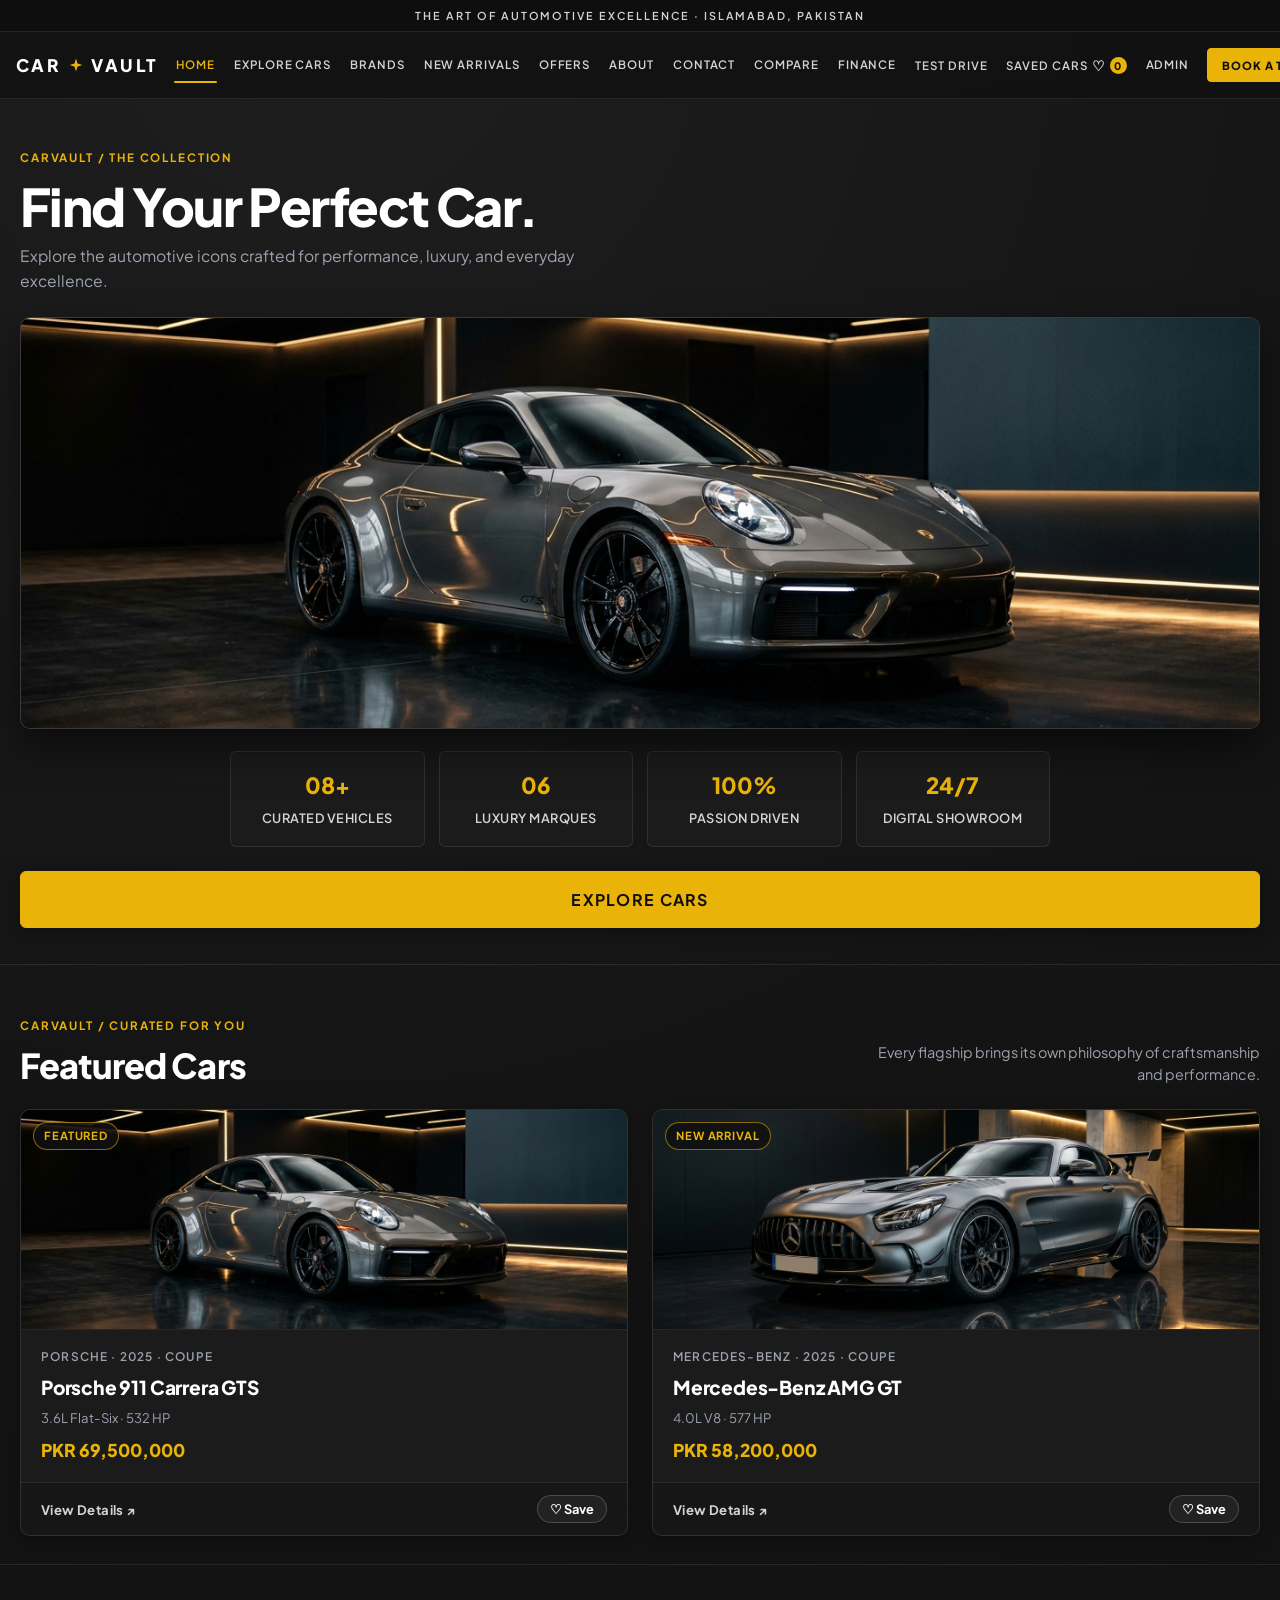
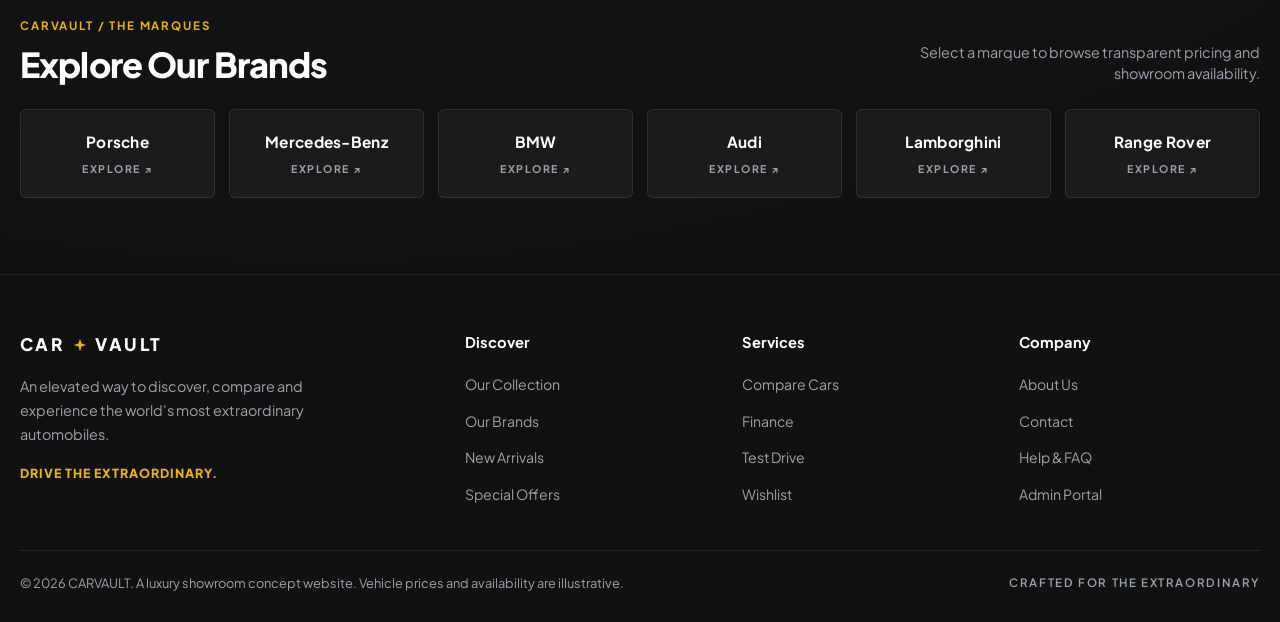
<file: index.html>
<!DOCTYPE html>
<html lang="en">
<head>
  <meta charset="UTF-8">
  <meta name="viewport" content="width=device-width, initial-scale=1.0">
  <title>CAR VAULT | Find Your Perfect Car</title>
  <meta name="description" content="CAR VAULT — Brand-new car showroom and dealership. Explore new sedans, SUVs, hatchbacks, and pickup trucks.">
  <link rel="preconnect" href="https://fonts.googleapis.com">
  <link rel="preconnect" href="https://fonts.gstatic.com" crossorigin>
  <link href="https://fonts.googleapis.com/css2?family=DM+Sans:wght@400;500;600;700;800&family=Plus+Jakarta+Sans:wght@400;500;600;700;800&display=swap" rel="stylesheet">
  <link rel="stylesheet" href="css/common.css">
  <link rel="stylesheet" href="css/pages.css">
</head>
<body data-page="home" data-prefix="">
  <!-- Shared Header & Navbar injected by js/common.js -->
  <div id="siteHeader"></div>

  <main>
    <!-- Hero Section -->
    <section class="home-hero">
      <div class="container">
        <div class="hero-header-block">
          <span class="section-eyebrow">CARVAULT / THE COLLECTION</span>
          <h1 class="home-hero-title">Find Your Perfect Car.</h1>
          <p class="hero-subtitle">Explore the automotive icons crafted for performance, luxury, and everyday excellence.</p>
        </div>

        <div class="hero-banner-box">
          <img
            src="images/hero/hero-car.jpg"
            alt="Porsche 911 Carrera GTS displayed inside the dark CAR VAULT showroom"
            class="hero-banner-img"
          >
        </div>

        <!-- Feature / Stat Boxes beneath Hero -->
        <div class="hero-stats-row" aria-label="Showroom Highlights">
          <div class="stat-box">
            <strong>08+</strong>
            <span>Curated Vehicles</span>
          </div>
          <div class="stat-box">
            <strong>06</strong>
            <span>Luxury Marques</span>
          </div>
          <div class="stat-box">
            <strong>100%</strong>
            <span>Passion Driven</span>
          </div>
          <div class="stat-box">
            <strong>24/7</strong>
            <span>Digital Showroom</span>
          </div>
        </div>

        <!-- Full-Width Explore Cars Button -->
        <div class="home-explore-cta-wrap">
          <a href="pages/explore-cars.html" class="btn btn-primary home-explore-cta">
            Explore Cars
          </a>
        </div>
      </div>
    </section>

    <!-- Featured Cars Section (2 side-by-side cards on desktop, stacked on mobile) -->
    <section class="home-section">
      <div class="container">
        <div class="section-header-split">
          <div>
            <span class="section-eyebrow">CARVAULT / CURATED FOR YOU</span>
            <h2 class="section-title">Featured Cars</h2>
          </div>
          <p class="section-header-aside">Every flagship brings its own philosophy of craftsmanship and performance.</p>
        </div>
        <div id="featuredCarsGrid" class="featured-grid">
          <!-- Populated from js/cars-data.js via js/home.js -->
        </div>
      </div>
    </section>

    <!-- Popular Brands Quick Filter Links -->
    <section class="home-section">
      <div class="container">
        <div class="section-header-split">
          <div>
            <span class="section-eyebrow">CARVAULT / THE MARQUES</span>
            <h2 class="section-title">Explore Our Brands</h2>
          </div>
          <p class="section-header-aside">Select a marque to browse transparent pricing and showroom availability.</p>
        </div>
        <div id="popularBrandsStrip" class="brands-strip">
          <!-- Populated by js/home.js; links directly to Explore Cars filtered by brand -->
        </div>
      </div>
    </section>
  </main>

  <!-- Shared Footer injected by js/common.js -->
  <div id="siteFooter"></div>

  <script src="js/cars-data.js"></script>
  <script src="js/common.js"></script>
  <script src="js/home.js"></script>
</body>
</html>
</file>
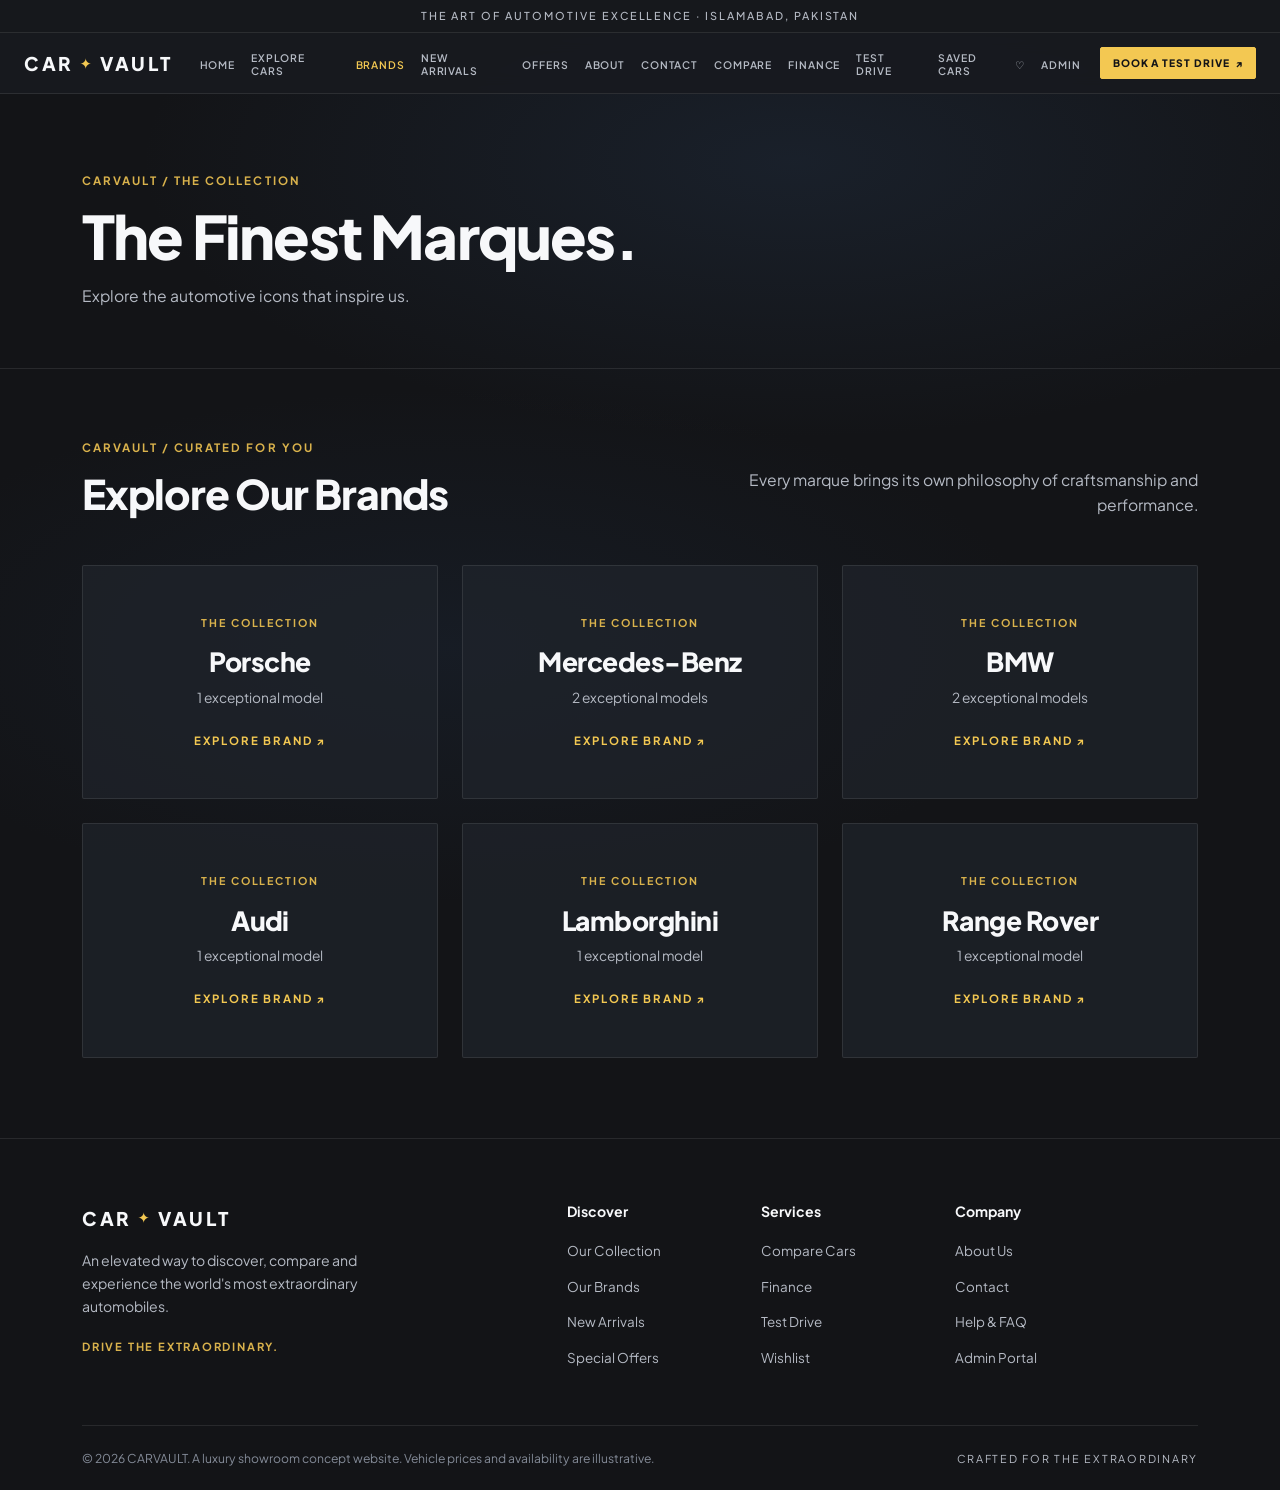
<file: pages/brands.html>
<!DOCTYPE html>
<html lang="en">
<head>
  <meta charset="UTF-8" />
  <meta name="viewport" content="width=device-width, initial-scale=1.0" />
  <meta name="description" content="Explore CarVault's curated luxury automotive marques including Porsche, Mercedes-Benz, BMW, Audi, Lamborghini, and Range Rover." />
  <title>Explore Brands | CARVAULT</title>

  <!-- Google Fonts (with crisp system sans fallbacks in CSS) -->
  <link rel="preconnect" href="https://fonts.googleapis.com" />
  <link rel="preconnect" href="https://fonts.gstatic.com" crossorigin />
  <link href="https://fonts.googleapis.com/css2?family=Plus+Jakarta+Sans:wght@400;500;600;700;800&display=swap" rel="stylesheet" />

  <!-- Bootstrap 5 CSS -->
  <link
    href="https://cdn.jsdelivr.net/npm/bootstrap@5.3.3/dist/css/bootstrap.min.css"
    rel="stylesheet"
    integrity="sha384-QWTKZyjpPEjISv5WaRU9OFeRpok6YctnYmDr5pNlyT2bRjXh0JMhjY6hW+ALEwIH"
    crossorigin="anonymous"
  />

  <!-- CarVault Shared Styles -->
  <link rel="stylesheet" href="../css/style.css" />
</head>
<body class="cv-body">
  <a class="cv-skip-link" href="#main-content">Skip to main content</a>

  <!-- Top Announcement Tagline -->
  <div class="cv-topbar">
    THE ART OF AUTOMOTIVE EXCELLENCE &middot; ISLAMABAD, PAKISTAN
  </div>

  <!-- Shared Navigation Header -->
  <header class="cv-header">
    <nav class="navbar navbar-expand-xl cv-navbar" aria-label="Primary Navigation">
      <div class="container-fluid px-3 px-lg-4">
        <a class="cv-brand-logo" href="../index.html" aria-label="CarVault Home">
          <span>CAR</span><span class="cv-brand-star" aria-hidden="true">&#10022;</span><span>VAULT</span>
        </a>

        <button
          class="navbar-toggler cv-toggler"
          type="button"
          data-bs-toggle="collapse"
          data-bs-target="#cvPrimaryNav"
          aria-controls="cvPrimaryNav"
          aria-expanded="false"
          aria-label="Toggle navigation menu"
        >
          <span aria-hidden="true">&#9776;</span>
        </button>

        <div class="collapse navbar-collapse cv-nav-collapse" id="cvPrimaryNav">
          <ul class="cv-nav-list ms-xl-4 me-xl-auto">
            <li><a class="cv-nav-link" href="../index.html">HOME</a></li>
            <li><a class="cv-nav-link" href="explore-cars.html">EXPLORE CARS</a></li>
            <li><a class="cv-nav-link is-active" href="brands.html" aria-current="page">BRANDS</a></li>
            <li><a class="cv-nav-link" href="new-arrivals.html">NEW ARRIVALS</a></li>
            <li><a class="cv-nav-link" href="offers.html">OFFERS</a></li>
            <li><a class="cv-nav-link" href="about.html">ABOUT</a></li>
            <li><a class="cv-nav-link" href="contact.html">CONTACT</a></li>
            <li><a class="cv-nav-link" href="compare.html">COMPARE</a></li>
            <li><a class="cv-nav-link" href="finance.html">FINANCE</a></li>
            <li><a class="cv-nav-link" href="test-drive.html">TEST DRIVE</a></li>
            <li>
              <a class="cv-nav-link" href="saved-cars.html">
                SAVED CARS <span aria-hidden="true">&#9825;</span>
                <span class="cv-saved-count is-empty" data-saved-count>0</span>
              </a>
            </li>
            <li><a class="cv-nav-link" href="admin.html">ADMIN</a></li>
          </ul>

          <a class="cv-cta-btn ms-xl-3" href="test-drive.html">
            BOOK A TEST DRIVE <span aria-hidden="true">&#8599;</span>
          </a>
        </div>
      </div>
    </nav>
  </header>

  <main id="main-content">
    <!-- Page Hero -->
    <section class="cv-page-hero" aria-labelledby="brands-hero-heading">
      <div class="container">
        <span class="cv-eyebrow">CARVAULT / THE COLLECTION</span>
        <h1 id="brands-hero-heading" class="cv-hero-title">The Finest Marques.</h1>
        <p class="cv-subtitle">Explore the automotive icons that inspire us.</p>
      </div>
    </section>

    <!-- Curated Brands Directory -->
    <section class="cv-section-block" aria-labelledby="explore-brands-heading">
      <div class="container">
        <div class="row align-items-end justify-content-between g-3 mb-4 mb-md-5">
          <div class="col-12 col-lg-7">
            <span class="cv-eyebrow">CARVAULT / CURATED FOR YOU</span>
            <h2 id="explore-brands-heading" class="cv-section-title">Explore Our Brands</h2>
          </div>
          <div class="col-12 col-lg-5 text-lg-end">
            <p class="cv-subtitle">
              Every marque brings its own philosophy of craftsmanship and performance.
            </p>
          </div>
        </div>

        <!-- Subtle last-visited brand memory banner (rendered only when stored) -->
        <div id="lastExploredBanner" class="cv-resume-banner d-none" role="region" aria-label="Recently explored brand"></div>

        <!-- Data-driven 3-column desktop / responsive mobile brand grid -->
        <div id="brandsGrid" class="row g-4" aria-live="polite">
          <noscript>
            <div class="col-12">
              <p class="cv-subtitle">Please enable JavaScript to view the live CarVault marque directory.</p>
            </div>
          </noscript>
        </div>
      </div>
    </section>
  </main>

  <!-- Shared Footer -->
  <footer class="cv-footer">
    <div class="container">
      <div class="row g-4 g-lg-5">
        <div class="col-12 col-lg-5">
          <a class="cv-brand-logo" href="../index.html" aria-label="CarVault Home">
            <span>CAR</span><span class="cv-brand-star" aria-hidden="true">&#10022;</span><span>VAULT</span>
          </a>
          <p class="cv-footer-desc">
            An elevated way to discover, compare and experience the world's most extraordinary automobiles.
          </p>
          <p class="cv-footer-tagline">DRIVE THE EXTRAORDINARY.</p>
        </div>

        <div class="col-6 col-md-4 col-lg-2">
          <h3 class="cv-footer-heading">Discover</h3>
          <ul class="cv-footer-links">
            <li><a href="explore-cars.html">Our Collection</a></li>
            <li><a href="brands.html">Our Brands</a></li>
            <li><a href="new-arrivals.html">New Arrivals</a></li>
            <li><a href="offers.html">Special Offers</a></li>
          </ul>
        </div>

        <div class="col-6 col-md-4 col-lg-2">
          <h3 class="cv-footer-heading">Services</h3>
          <ul class="cv-footer-links">
            <li><a href="compare.html">Compare Cars</a></li>
            <li><a href="finance.html">Finance</a></li>
            <li><a href="test-drive.html">Test Drive</a></li>
            <li><a href="saved-cars.html">Wishlist</a></li>
          </ul>
        </div>

        <div class="col-6 col-md-4 col-lg-3">
          <h3 class="cv-footer-heading">Company</h3>
          <ul class="cv-footer-links">
            <li><a href="about.html">About Us</a></li>
            <li><a href="contact.html">Contact</a></li>
            <li><a href="faq.html">Help &amp; FAQ</a></li>
            <li><a href="admin.html">Admin Portal</a></li>
          </ul>
        </div>
      </div>

      <div class="cv-footer-bottom">
        <span>&copy; 2026 CARVAULT. A luxury showroom concept website. Vehicle prices and availability are illustrative.</span>
        <span class="cv-footer-craft">CRAFTED FOR THE EXTRAORDINARY</span>
      </div>
    </div>
  </footer>

  <!-- Bootstrap 5 Bundle JS (pure vanilla JavaScript) -->
  <script
    src="https://cdn.jsdelivr.net/npm/bootstrap@5.3.3/dist/js/bootstrap.bundle.min.js"
    integrity="sha384-YvpcrYf0tY3lHB60NNkmXc5s9fDVZLESaAA55NDzOxhy9GkcIdslK1eN7N6jIeHz"
    crossorigin="anonymous"
  ></script>
  <script src="../js/data.js"></script>
  <script src="../js/shared.js"></script>
  <script src="../js/brands.js"></script>
</body>
</html>
</file>
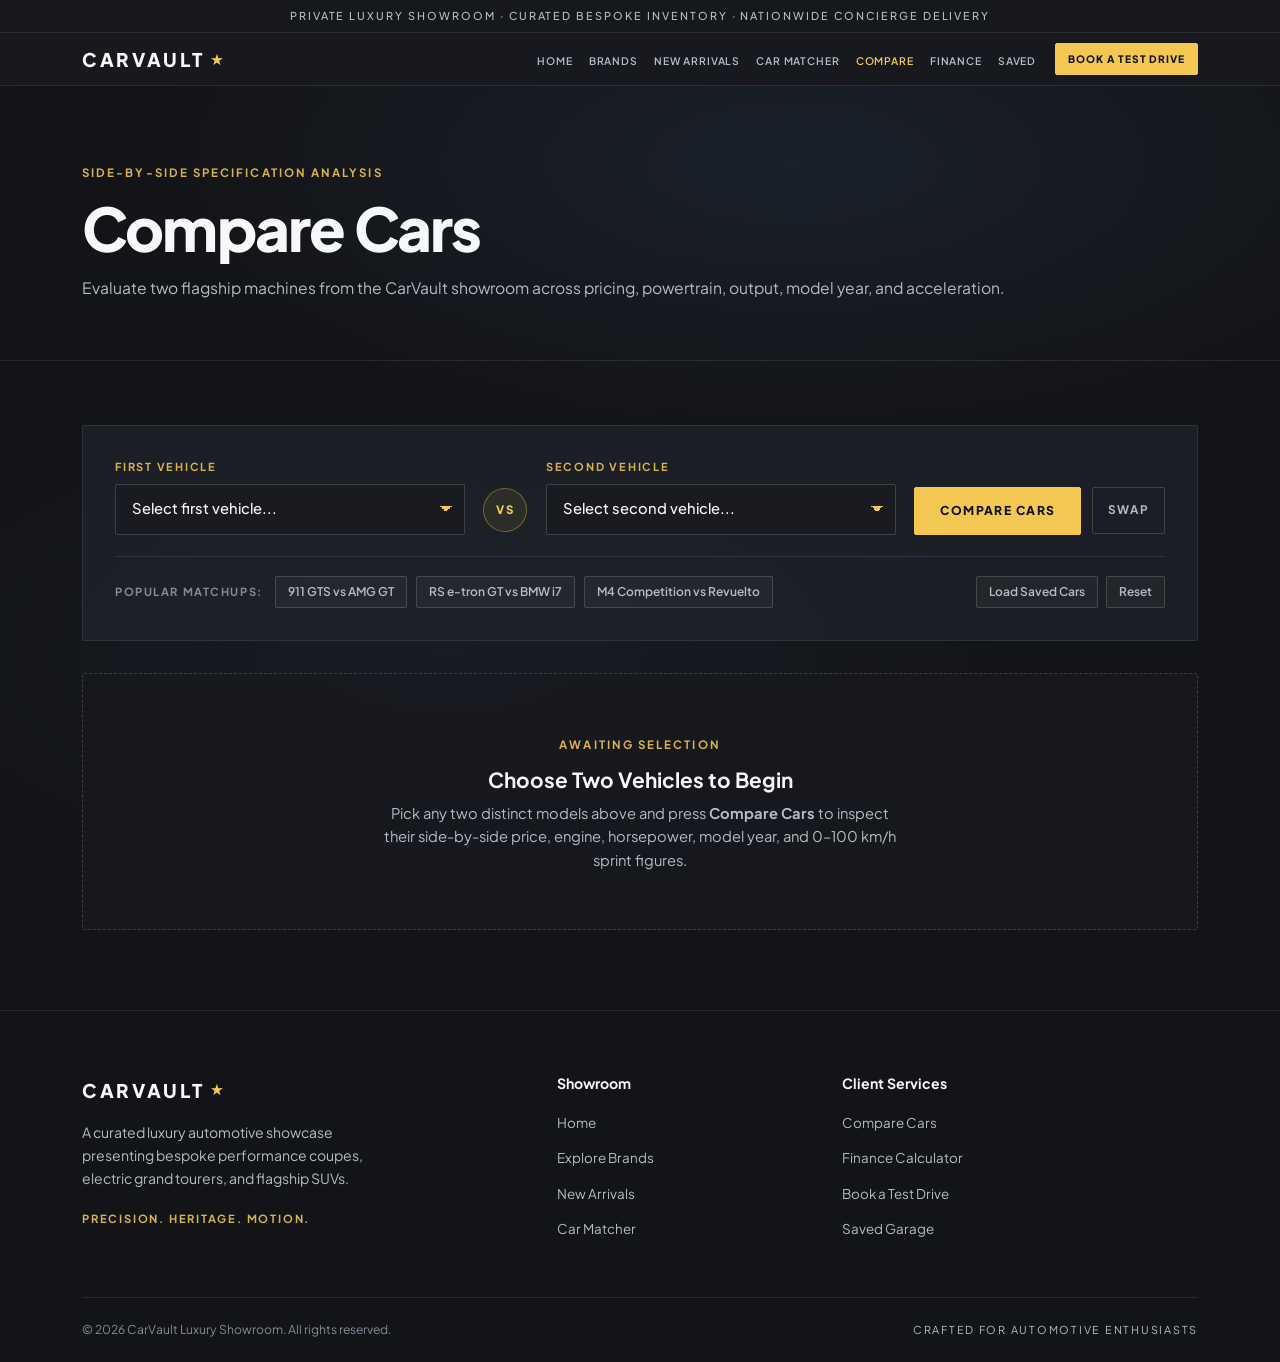
<file: pages/compare.html>
<!DOCTYPE html>
<html lang="en">
<head>
  <meta charset="UTF-8" />
  <meta name="viewport" content="width=device-width, initial-scale=1.0" />
  <title>Compare Cars | CarVault Luxury Showroom</title>
  <meta
    name="description"
    content="Compare flagship CarVault vehicles side by side across pricing, engine architecture, horsepower, model year, and 0-100 km/h acceleration."
  />

  <!-- Typography -->
  <link rel="preconnect" href="https://fonts.googleapis.com" />
  <link rel="preconnect" href="https://fonts.gstatic.com" crossorigin />
  <link
    href="https://fonts.googleapis.com/css2?family=Plus+Jakarta+Sans:wght@400;500;600;700;800&display=swap"
    rel="stylesheet"
  />

  <!-- Bootstrap 5 -->
  <link
    href="https://cdn.jsdelivr.net/npm/bootstrap@5.3.3/dist/css/bootstrap.min.css"
    rel="stylesheet"
    crossorigin="anonymous"
  />

  <!-- Shared CarVault Stylesheet -->
  <link rel="stylesheet" href="../css/style.css" />

  <!-- Page 4: Compare Cars Styles -->
  <style>
    /* Fallback container/grid support if Bootstrap CDN is unavailable offline */
    .cv-compare-panel {
      background-color: var(--cv-bg-surface);
      border: 1px solid var(--cv-border);
      border-radius: var(--cv-radius-sm);
      padding: 2rem;
    }

    .cv-selector-grid {
      display: grid;
      grid-template-columns: 1fr auto 1fr auto;
      gap: 1.15rem;
      align-items: end;
    }

    .cv-field-group {
      display: flex;
      flex-direction: column;
      gap: 0.5rem;
    }

    .cv-field-label {
      font-size: 0.69rem;
      font-weight: 700;
      letter-spacing: 0.16em;
      text-transform: uppercase;
      color: var(--cv-accent-muted);
    }

    .cv-select {
      width: 100%;
      appearance: none;
      background-color: var(--cv-bg-elevated);
      background-image: linear-gradient(45deg, transparent 50%, var(--cv-accent) 50%),
        linear-gradient(135deg, var(--cv-accent) 50%, transparent 50%);
      background-position: calc(100% - 18px) 50%, calc(100% - 12px) 50%;
      background-size: 6px 6px, 6px 6px;
      background-repeat: no-repeat;
      border: 1px solid var(--cv-border-strong);
      border-radius: var(--cv-radius-sm);
      color: var(--cv-text-primary);
      font-family: var(--cv-font-sans);
      font-size: 0.92rem;
      font-weight: 500;
      padding: 0.8rem 2.5rem 0.8rem 1rem;
      cursor: pointer;
      transition: border-color var(--cv-transition), background-color var(--cv-transition);
    }

    .cv-select:hover {
      border-color: rgba(243, 200, 82, 0.5);
    }

    .cv-select.is-invalid {
      border-color: var(--cv-danger);
      box-shadow: 0 0 0 1px rgba(239, 100, 97, 0.35);
    }

    .cv-select option {
      background-color: #191b20;
      color: #f7f8fa;
    }

    .cv-vs-divider {
      display: inline-flex;
      align-items: center;
      justify-content: center;
      width: 44px;
      height: 44px;
      border-radius: 999px;
      border: 1px solid rgba(243, 200, 82, 0.35);
      background-color: rgba(243, 200, 82, 0.08);
      color: var(--cv-accent);
      font-size: 0.72rem;
      font-weight: 800;
      letter-spacing: 0.14em;
      text-transform: uppercase;
      margin-bottom: 0.15rem;
    }

    .cv-compare-actions {
      display: flex;
      align-items: center;
      gap: 0.65rem;
    }

    .cv-btn-primary-lg {
      display: inline-flex;
      align-items: center;
      justify-content: center;
      gap: 0.45rem;
      background-color: var(--cv-accent);
      color: #131417;
      border: 1px solid var(--cv-accent);
      border-radius: var(--cv-radius-sm);
      padding: 0.82rem 1.55rem;
      font-size: 0.76rem;
      font-weight: 800;
      letter-spacing: 0.12em;
      text-transform: uppercase;
      cursor: pointer;
      white-space: nowrap;
      transition: background-color var(--cv-transition), transform var(--cv-transition);
    }

    .cv-btn-primary-lg:hover {
      background-color: var(--cv-accent-hover);
      transform: translateY(-1px);
    }

    .cv-btn-icon {
      display: inline-flex;
      align-items: center;
      justify-content: center;
      padding: 0.82rem 0.95rem;
      background: transparent;
      border: 1px solid var(--cv-border-strong);
      border-radius: var(--cv-radius-sm);
      color: var(--cv-text-secondary);
      font-size: 0.74rem;
      font-weight: 700;
      letter-spacing: 0.1em;
      text-transform: uppercase;
      cursor: pointer;
      white-space: nowrap;
      transition: border-color var(--cv-transition), color var(--cv-transition);
    }

    .cv-btn-icon:hover {
      border-color: var(--cv-accent);
      color: var(--cv-accent);
    }

    .cv-control-footer {
      display: flex;
      flex-wrap: wrap;
      align-items: center;
      justify-content: space-between;
      gap: 0.85rem;
      margin-top: 1.35rem;
      padding-top: 1.15rem;
      border-top: 1px solid var(--cv-border);
    }

    .cv-quick-presets {
      display: flex;
      flex-wrap: wrap;
      align-items: center;
      gap: 0.55rem;
    }

    .cv-preset-label {
      font-size: 0.7rem;
      font-weight: 700;
      letter-spacing: 0.14em;
      text-transform: uppercase;
      color: var(--cv-text-muted);
      margin-right: 0.25rem;
    }

    .cv-preset-pill {
      background: rgba(255, 255, 255, 0.03);
      border: 1px solid var(--cv-border-strong);
      border-radius: var(--cv-radius-sm);
      color: var(--cv-text-secondary);
      font-size: 0.75rem;
      font-weight: 600;
      padding: 0.35rem 0.75rem;
      cursor: pointer;
      transition: border-color var(--cv-transition), color var(--cv-transition), background-color var(--cv-transition);
    }

    .cv-preset-pill:hover {
      border-color: var(--cv-accent);
      color: var(--cv-accent);
      background-color: rgba(243, 200, 82, 0.08);
    }

    .cv-validation-banner {
      display: none;
      align-items: center;
      justify-content: space-between;
      gap: 1rem;
      margin-top: 1.25rem;
      padding: 0.9rem 1.15rem;
      border-radius: var(--cv-radius-sm);
      border: 1px solid rgba(239, 100, 97, 0.45);
      background-color: rgba(239, 100, 97, 0.1);
      color: #ffd3d2;
      font-size: 0.88rem;
      font-weight: 500;
    }

    .cv-validation-banner.is-visible {
      display: flex;
    }

    /* Empty / Initial State */
    .cv-empty-state {
      margin-top: 2rem;
      padding: 3.5rem 1.75rem;
      text-align: center;
      background-color: rgba(25, 27, 32, 0.7);
      border: 1px dashed var(--cv-border-strong);
      border-radius: var(--cv-radius-sm);
    }

    .cv-empty-title {
      font-size: 1.3rem;
      font-weight: 700;
      color: var(--cv-text-primary);
      margin: 0 0 0.55rem;
    }

    .cv-empty-copy {
      max-width: 520px;
      margin: 0 auto;
      color: var(--cv-text-secondary);
      font-size: 0.92rem;
    }

    /* Side-by-Side Comparison Showcase */
    .cv-results-wrap {
      display: none;
      margin-top: 2.25rem;
    }

    .cv-results-wrap.is-visible {
      display: block;
    }

    .cv-vehicle-grid {
      display: grid;
      grid-template-columns: repeat(2, minmax(0, 1fr));
      gap: 1.5rem;
      margin-bottom: 1.75rem;
    }

    .cv-vehicle-card {
      display: flex;
      flex-direction: column;
      background-color: var(--cv-bg-surface);
      border: 1px solid var(--cv-border);
      border-radius: var(--cv-radius-sm);
      overflow: hidden;
      transition: border-color var(--cv-transition);
    }

    .cv-vehicle-card:hover {
      border-color: rgba(243, 200, 82, 0.4);
    }

    .cv-vehicle-media {
      position: relative;
      aspect-ratio: 16 / 9;
      background-color: var(--cv-bg-elevated);
      overflow: hidden;
      border-bottom: 1px solid var(--cv-border);
    }

    .cv-vehicle-media img {
      width: 100%;
      height: 100%;
      object-fit: cover;
      display: block;
      transition: transform 0.45s cubic-bezier(0.22, 1, 0.36, 1);
    }

    .cv-vehicle-card:hover .cv-vehicle-media img {
      transform: scale(1.03);
    }

    .cv-status-badge {
      position: absolute;
      top: 0.85rem;
      left: 0.85rem;
      padding: 0.28rem 0.65rem;
      font-size: 0.64rem;
      font-weight: 800;
      letter-spacing: 0.14em;
      text-transform: uppercase;
      border-radius: var(--cv-radius-sm);
      background-color: rgba(19, 20, 23, 0.86);
      border: 1px solid rgba(243, 200, 82, 0.45);
      color: var(--cv-accent);
      backdrop-filter: blur(6px);
    }

    .cv-vehicle-body {
      padding: 1.5rem;
      display: flex;
      flex-direction: column;
      flex: 1 1 auto;
    }

    .cv-vehicle-header {
      display: flex;
      justify-content: space-between;
      align-items: flex-start;
      gap: 1rem;
      margin-bottom: 0.75rem;
    }

    .cv-vehicle-brand {
      font-size: 0.68rem;
      font-weight: 700;
      letter-spacing: 0.16em;
      text-transform: uppercase;
      color: var(--cv-accent-muted);
      margin-bottom: 0.25rem;
    }

    .cv-vehicle-title {
      font-size: 1.35rem;
      font-weight: 800;
      letter-spacing: -0.02em;
      color: var(--cv-text-primary);
      margin: 0;
    }

    .cv-vehicle-price {
      font-size: 1.05rem;
      font-weight: 700;
      color: var(--cv-accent);
      margin: 0 0 0.65rem;
    }

    .cv-vehicle-desc {
      font-size: 0.88rem;
      color: var(--cv-text-secondary);
      margin: 0 0 1.25rem;
      flex: 1 1 auto;
    }

    .cv-vehicle-actions {
      display: flex;
      flex-wrap: wrap;
      gap: 0.6rem;
      padding-top: 1rem;
      border-top: 1px solid var(--cv-border);
    }

    .cv-save-btn {
      display: inline-flex;
      align-items: center;
      gap: 0.35rem;
      padding: 0.55rem 0.9rem;
      background: transparent;
      border: 1px solid var(--cv-border-strong);
      border-radius: var(--cv-radius-sm);
      color: var(--cv-text-secondary);
      font-size: 0.72rem;
      font-weight: 700;
      letter-spacing: 0.09em;
      text-transform: uppercase;
      cursor: pointer;
      transition: all var(--cv-transition);
    }

    .cv-save-btn:hover,
    .cv-save-btn.is-saved {
      border-color: var(--cv-accent);
      color: var(--cv-accent);
      background-color: rgba(243, 200, 82, 0.1);
    }

    .cv-card-link {
      display: inline-flex;
      align-items: center;
      justify-content: center;
      padding: 0.55rem 0.9rem;
      border: 1px solid var(--cv-border-strong);
      border-radius: var(--cv-radius-sm);
      color: var(--cv-text-primary);
      font-size: 0.72rem;
      font-weight: 700;
      letter-spacing: 0.09em;
      text-transform: uppercase;
      transition: border-color var(--cv-transition), color var(--cv-transition);
    }

    .cv-card-link:hover {
      border-color: var(--cv-accent);
      color: var(--cv-accent);
    }

    /* Comparison Specification Matrix */
    .cv-spec-matrix {
      background-color: var(--cv-bg-surface);
      border: 1px solid var(--cv-border);
      border-radius: var(--cv-radius-sm);
      overflow: hidden;
    }

    .cv-spec-matrix-head {
      display: grid;
      grid-template-columns: 220px 1fr 1fr;
      background-color: rgba(25, 27, 32, 0.95);
      border-bottom: 1px solid var(--cv-border-strong);
    }

    .cv-spec-head-cell {
      padding: 1rem 1.25rem;
      font-size: 0.72rem;
      font-weight: 800;
      letter-spacing: 0.14em;
      text-transform: uppercase;
      color: var(--cv-accent-muted);
    }

    .cv-spec-row {
      display: grid;
      grid-template-columns: 220px 1fr 1fr;
      border-bottom: 1px solid var(--cv-border);
      transition: background-color var(--cv-transition);
    }

    .cv-spec-row:last-child {
      border-bottom: none;
    }

    .cv-spec-row:hover {
      background-color: rgba(255, 255, 255, 0.02);
    }

    .cv-spec-label {
      padding: 1.1rem 1.25rem;
      font-size: 0.76rem;
      font-weight: 700;
      letter-spacing: 0.1em;
      text-transform: uppercase;
      color: var(--cv-text-secondary);
      border-right: 1px solid var(--cv-border);
      display: flex;
      align-items: center;
    }

    .cv-spec-val {
      padding: 1.1rem 1.25rem;
      font-size: 0.95rem;
      font-weight: 600;
      color: var(--cv-text-primary);
      border-right: 1px solid var(--cv-border);
      display: flex;
      flex-wrap: wrap;
      align-items: center;
      justify-content: space-between;
      gap: 0.5rem;
    }

    .cv-spec-val:last-child {
      border-right: none;
    }

    .cv-spec-val.is-leader {
      background-color: rgba(243, 200, 82, 0.06);
      color: var(--cv-text-primary);
    }

    .cv-leader-tag {
      font-size: 0.62rem;
      font-weight: 800;
      letter-spacing: 0.12em;
      text-transform: uppercase;
      color: var(--cv-accent);
      background-color: rgba(243, 200, 82, 0.14);
      border: 1px solid rgba(243, 200, 82, 0.35);
      border-radius: var(--cv-radius-sm);
      padding: 0.18rem 0.45rem;
    }

    .cv-spec-mobile-name {
      display: none;
      font-size: 0.65rem;
      font-weight: 700;
      letter-spacing: 0.12em;
      text-transform: uppercase;
      color: var(--cv-text-muted);
      width: 100%;
    }

    /* Responsive Breakpoints */
    @media (max-width: 991.98px) {
      .cv-selector-grid {
        grid-template-columns: 1fr;
        gap: 1rem;
      }

      .cv-vs-divider {
        margin: 0 auto;
      }

      .cv-compare-actions {
        width: 100%;
      }

      .cv-compare-actions .cv-btn-primary-lg {
        flex: 1 1 auto;
      }

      .cv-spec-matrix-head,
      .cv-spec-row {
        grid-template-columns: 165px 1fr 1fr;
      }
    }

    @media (max-width: 767.98px) {
      .cv-compare-panel {
        padding: 1.25rem;
      }

      .cv-vehicle-grid {
        grid-template-columns: 1fr;
      }

      .cv-spec-matrix-head {
        display: none;
      }

      .cv-spec-row {
        grid-template-columns: 1fr 1fr;
      }

      .cv-spec-label {
        grid-column: 1 / -1;
        border-right: none;
        border-bottom: 1px solid var(--cv-border);
        background-color: rgba(25, 27, 32, 0.85);
        padding: 0.7rem 1rem;
      }

      .cv-spec-val {
        padding: 0.85rem 1rem;
        font-size: 0.88rem;
      }

      .cv-spec-mobile-name {
        display: block;
      }
    }
  </style>
</head>
<body class="cv-body">
  <a class="cv-skip-link" href="#main-content">Skip to main content</a>

  <!-- Top Announcement Bar -->
  <div class="cv-topbar">
    Private Luxury Showroom &middot; Curated Bespoke Inventory &middot; Nationwide Concierge Delivery
  </div>

  <!-- Shared Header & Navigation -->
  <header class="cv-header">
    <nav class="navbar navbar-expand-xl cv-navbar" aria-label="Primary navigation">
      <div class="container">
        <a class="cv-brand-logo" href="index.html">
          CarVault <span class="cv-brand-star" aria-hidden="true">&#9733;</span>
        </a>

        <button
          class="navbar-toggler cv-toggler"
          type="button"
          data-bs-toggle="collapse"
          data-bs-target="#cvPrimaryNav"
          aria-controls="cvPrimaryNav"
          aria-expanded="false"
          aria-label="Toggle navigation"
        >
          <span class="navbar-toggler-icon"></span>
        </button>

        <div class="collapse navbar-collapse cv-nav-collapse" id="cvPrimaryNav">
          <ul class="cv-nav-list ms-xl-auto me-xl-3">
            <li><a class="cv-nav-link" href="index.html">Home</a></li>
            <li><a class="cv-nav-link" href="porsche.html?brand=porsche">Brands</a></li>
            <li><a class="cv-nav-link" href="arrivals.html">New Arrivals</a></li>
            <li><a class="cv-nav-link" href="matcher.html">Car Matcher</a></li>
            <li><a class="cv-nav-link is-active" href="compare.html" aria-current="page">Compare</a></li>
            <li><a class="cv-nav-link" href="finance.html">Finance</a></li>
            <li>
              <a class="cv-nav-link" href="saved.html">
                Saved <span class="cv-saved-count is-empty" data-saved-count>0</span>
              </a>
            </li>
          </ul>
          <a class="cv-cta-btn" href="test-drive.html">Book a Test Drive</a>
        </div>
      </div>
    </nav>
  </header>

  <main id="main-content">
    <!-- Page Hero -->
    <section class="cv-page-hero">
      <div class="container">
        <span class="cv-eyebrow">Side-by-Side Specification Analysis</span>
        <h1 class="cv-hero-title">Compare Cars</h1>
        <p class="cv-subtitle">
          Evaluate two flagship machines from the CarVault showroom across pricing, powertrain, output, model year, and acceleration.
        </p>
      </div>
    </section>

    <!-- Comparison Workspace -->
    <section class="cv-section-block" aria-labelledby="compareControlsHeading">
      <div class="container">
        <h2 id="compareControlsHeading" class="visually-hidden">Select Vehicles to Compare</h2>

        <!-- Vehicle Selector Panel -->
        <div class="cv-compare-panel">
          <form id="compareForm" novalidate>
            <div class="cv-selector-grid">
              <div class="cv-field-group">
                <label class="cv-field-label" for="carSelectA">First Vehicle</label>
                <select id="carSelectA" name="carA" class="cv-select" aria-describedby="compareErrorBanner">
                  <option value="">Select first vehicle...</option>
                </select>
              </div>

              <div class="cv-vs-divider" aria-hidden="true">VS</div>

              <div class="cv-field-group">
                <label class="cv-field-label" for="carSelectB">Second Vehicle</label>
                <select id="carSelectB" name="carB" class="cv-select" aria-describedby="compareErrorBanner">
                  <option value="">Select second vehicle...</option>
                </select>
              </div>

              <div class="cv-compare-actions">
                <button type="submit" id="compareBtn" class="cv-btn-primary-lg">
                  Compare Cars
                </button>
                <button
                  type="button"
                  id="swapCarsBtn"
                  class="cv-btn-icon"
                  title="Swap selected vehicles"
                  aria-label="Swap selected vehicles"
                >
                  Swap
                </button>
              </div>
            </div>

            <!-- Validation Message Banner -->
            <div
              id="compareErrorBanner"
              class="cv-validation-banner"
              role="alert"
              aria-live="polite"
            >
              <span id="compareErrorText"></span>
            </div>

            <!-- Quick Pair Presets & Utility Actions -->
            <div class="cv-control-footer">
              <div class="cv-quick-presets" id="quickPresets">
                <span class="cv-preset-label">Popular Matchups:</span>
                <button
                  type="button"
                  class="cv-preset-pill"
                  data-preset-a="porsche-911-carrera-gts"
                  data-preset-b="mercedes-amg-gt"
                >
                  911 GTS vs AMG GT
                </button>
                <button
                  type="button"
                  class="cv-preset-pill"
                  data-preset-a="audi-rs-etron-gt"
                  data-preset-b="bmw-i7-xdrive60"
                >
                  RS e-tron GT vs BMW i7
                </button>
                <button
                  type="button"
                  class="cv-preset-pill"
                  data-preset-a="bmw-m4-competition"
                  data-preset-b="lamborghini-revuelto"
                >
                  M4 Competition vs Revuelto
                </button>
              </div>

              <div class="d-flex flex-wrap gap-2">
                <button type="button" id="loadSavedBtn" class="cv-preset-pill">
                  Load Saved Cars
                </button>
                <button type="button" id="resetCompareBtn" class="cv-preset-pill">
                  Reset
                </button>
              </div>
            </div>
          </form>
        </div>

        <!-- Initial Empty State -->
        <div id="compareEmptyState" class="cv-empty-state">
          <span class="cv-eyebrow">Awaiting Selection</span>
          <h3 class="cv-empty-title">Choose Two Vehicles to Begin</h3>
          <p class="cv-empty-copy">
            Pick any two distinct models above and press <strong>Compare Cars</strong> to inspect their side-by-side price, engine, horsepower, model year, and 0&ndash;100 km/h sprint figures.
          </p>
        </div>

        <!-- Dynamic Comparison Results -->
        <div id="compareResults" class="cv-results-wrap" aria-live="polite">
          <!-- Side-by-Side Vehicle Cards -->
          <div id="vehicleCardsGrid" class="cv-vehicle-grid"></div>

          <!-- Side-by-Side Spec Matrix -->
          <div class="cv-spec-matrix" role="region" aria-label="Side-by-side vehicle specifications">
            <div class="cv-spec-matrix-head">
              <div class="cv-spec-head-cell">Specification</div>
              <div class="cv-spec-head-cell" id="specHeadA">Vehicle A</div>
              <div class="cv-spec-head-cell" id="specHeadB">Vehicle B</div>
            </div>
            <div id="specRowsContainer"></div>
          </div>
        </div>
      </div>
    </section>
  </main>

  <!-- Shared Footer -->
  <footer class="cv-footer">
    <div class="container">
      <div class="row g-4">
        <div class="col-lg-5">
          <a class="cv-brand-logo" href="index.html">
            CarVault <span class="cv-brand-star" aria-hidden="true">&#9733;</span>
          </a>
          <p class="cv-footer-desc">
            A curated luxury automotive showcase presenting bespoke performance coupes, electric grand tourers, and flagship SUVs.
          </p>
          <p class="cv-footer-tagline">Precision. Heritage. Motion.</p>
        </div>

        <div class="col-6 col-lg-3">
          <h3 class="cv-footer-heading">Showroom</h3>
          <ul class="cv-footer-links">
            <li><a href="index.html">Home</a></li>
            <li><a href="porsche.html?brand=porsche">Explore Brands</a></li>
            <li><a href="arrivals.html">New Arrivals</a></li>
            <li><a href="matcher.html">Car Matcher</a></li>
          </ul>
        </div>

        <div class="col-6 col-lg-4">
          <h3 class="cv-footer-heading">Client Services</h3>
          <ul class="cv-footer-links">
            <li><a href="compare.html">Compare Cars</a></li>
            <li><a href="finance.html">Finance Calculator</a></li>
            <li><a href="test-drive.html">Book a Test Drive</a></li>
            <li><a href="saved.html">Saved Garage</a></li>
          </ul>
        </div>
      </div>

      <div class="cv-footer-bottom">
        <span>&copy; 2026 CarVault Luxury Showroom. All rights reserved.</span>
        <span class="cv-footer-craft">Crafted for automotive enthusiasts</span>
      </div>
    </div>
  </footer>

  <!-- Bootstrap 5 Bundle -->
  <script
    src="https://cdn.jsdelivr.net/npm/bootstrap@5.3.3/dist/js/bootstrap.bundle.min.js"
    crossorigin="anonymous"
  ></script>

  <!-- Shared CarVault Scripts -->
  <script src="../js/data.js"></script>
  <script src="../js/shared.js"></script>

  <!-- Page 4: Compare Cars Script -->
  <script src="../js/compare.js"></script>
</body>
</html>
</file>
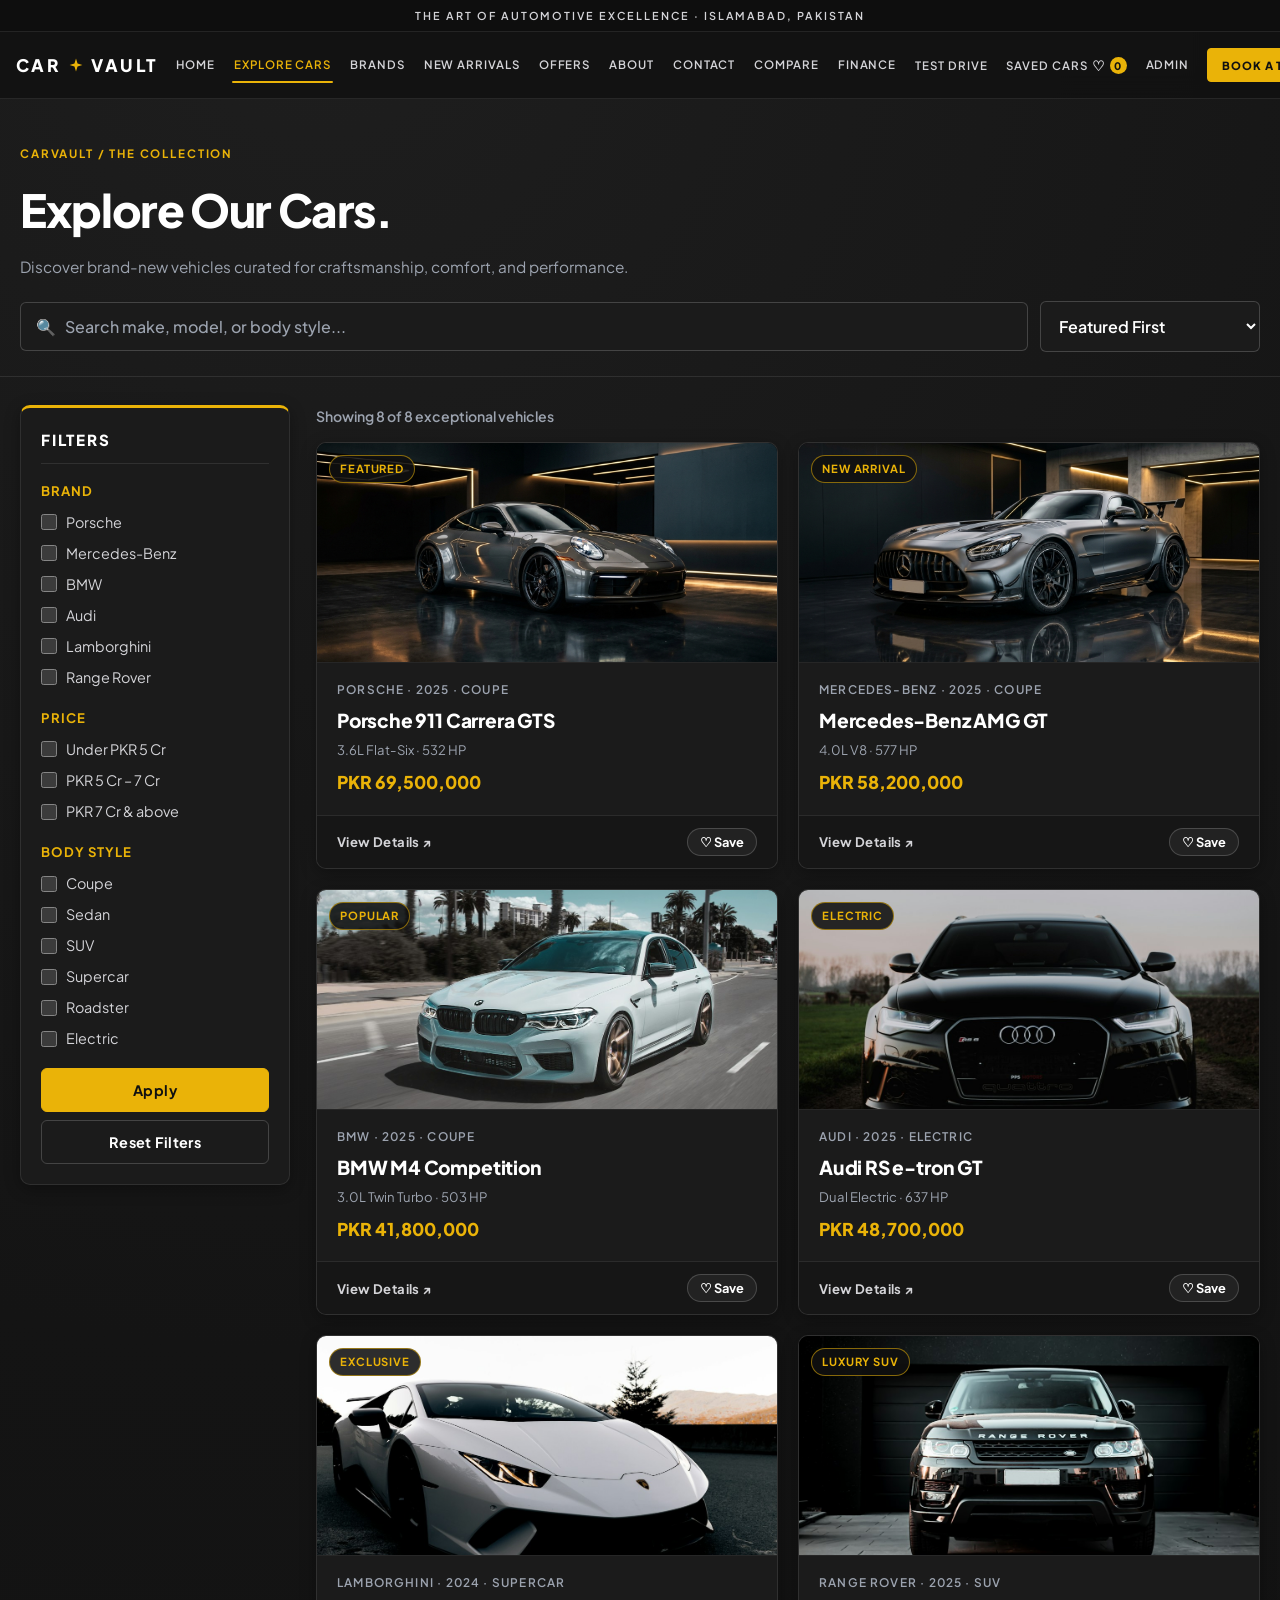
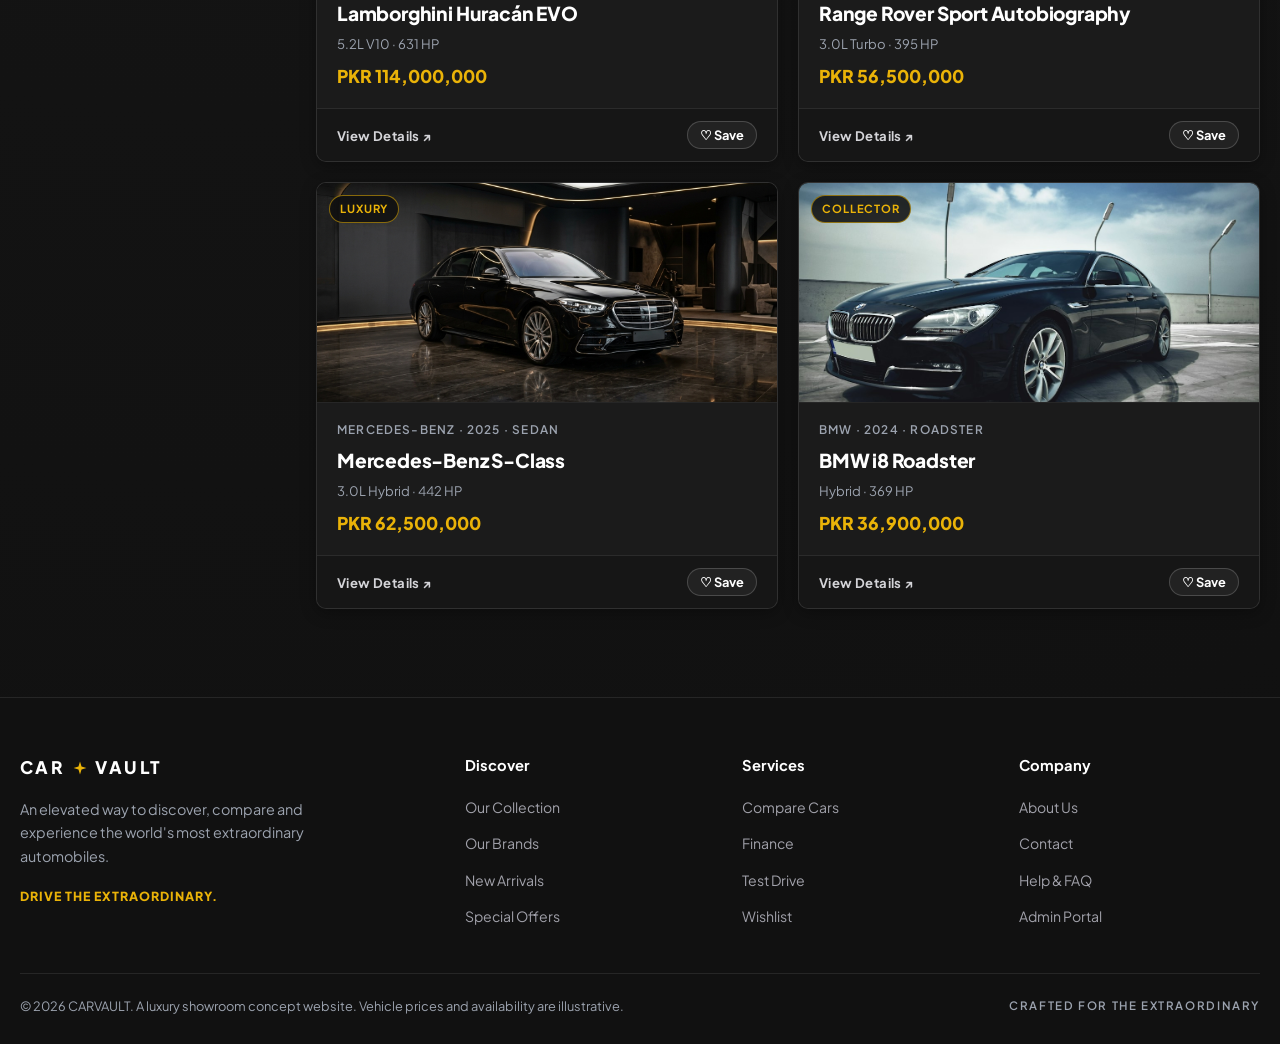
<file: pages/explore-cars.html>
<!DOCTYPE html>
<html lang="en">
<head>
  <meta charset="UTF-8">
  <meta name="viewport" content="width=device-width, initial-scale=1.0">
  <title>Explore Our Cars | CAR VAULT</title>
  <meta name="description" content="Search, filter, and sort brand-new vehicles at CAR VAULT by brand, price range, and body type.">
  <link rel="preconnect" href="https://fonts.googleapis.com">
  <link rel="preconnect" href="https://fonts.gstatic.com" crossorigin>
  <link href="https://fonts.googleapis.com/css2?family=DM+Sans:wght@400;500;600;700;800&family=Plus+Jakarta+Sans:wght@400;500;600;700;800&display=swap" rel="stylesheet">
  <link rel="stylesheet" href="../css/common.css">
  <link rel="stylesheet" href="../css/pages.css">
</head>
<body data-page="explore" data-prefix="../">
  <div id="siteHeader"></div>

  <main>
    <!-- Explore Page Header & Search Bar -->
    <section class="explore-header">
      <div class="container">
        <span class="section-eyebrow">CARVAULT / THE COLLECTION</span>
        <h1>Explore Our Cars.</h1>
        <p class="explore-subtitle">Discover brand-new vehicles curated for craftsmanship, comfort, and performance.</p>

        <div class="search-sort-bar">
          <div class="search-input-wrap">
            <span class="search-icon" aria-hidden="true">&#128269;</span>
            <input
              type="search"
              id="searchInput"
              class="search-input"
              placeholder="Search make, model, or body style..."
              aria-label="Search for a car"
            >
          </div>

          <select id="sortSelect" class="sort-select" aria-label="Sort cars">
            <option value="default">Featured First</option>
            <option value="price-low">Price: Low to High</option>
            <option value="price-high">Price: High to Low</option>
            <option value="newest">Newest First</option>
            <option value="name-az">Name: A to Z</option>
          </select>
        </div>

        <button
          type="button"
          id="mobileFilterToggle"
          class="btn btn-navy mobile-filter-toggle"
          aria-expanded="false"
          aria-controls="filtersSidebar"
        >
          Filter Cars
        </button>
      </div>
    </section>

    <!-- Left Filters Sidebar + Right Car Grid -->
    <section class="container">
      <div class="explore-layout">
        <aside id="filtersSidebar" class="filters-sidebar" aria-label="Car Filters">
          <h2 class="filters-title">FILTERS</h2>

          <div class="filter-group">
            <h3>Brand</h3>
            <label class="filter-option"><input type="checkbox" name="brand" value="Porsche"> Porsche</label>
            <label class="filter-option"><input type="checkbox" name="brand" value="Mercedes-Benz"> Mercedes-Benz</label>
            <label class="filter-option"><input type="checkbox" name="brand" value="BMW"> BMW</label>
            <label class="filter-option"><input type="checkbox" name="brand" value="Audi"> Audi</label>
            <label class="filter-option"><input type="checkbox" name="brand" value="Lamborghini"> Lamborghini</label>
            <label class="filter-option"><input type="checkbox" name="brand" value="Range Rover"> Range Rover</label>
          </div>

          <div class="filter-group">
            <h3>Price</h3>
            <label class="filter-option"><input type="checkbox" name="price" value="under-5cr"> Under PKR 5 Cr</label>
            <label class="filter-option"><input type="checkbox" name="price" value="5cr-7cr"> PKR 5 Cr &ndash; 7 Cr</label>
            <label class="filter-option"><input type="checkbox" name="price" value="7cr-plus"> PKR 7 Cr &amp; above</label>
          </div>

          <div class="filter-group">
            <h3>Body Style</h3>
            <label class="filter-option"><input type="checkbox" name="type" value="Coupe"> Coupe</label>
            <label class="filter-option"><input type="checkbox" name="type" value="Sedan"> Sedan</label>
            <label class="filter-option"><input type="checkbox" name="type" value="SUV"> SUV</label>
            <label class="filter-option"><input type="checkbox" name="type" value="Supercar"> Supercar</label>
            <label class="filter-option"><input type="checkbox" name="type" value="Roadster"> Roadster</label>
            <label class="filter-option"><input type="checkbox" name="type" value="Electric"> Electric</label>
          </div>

          <div class="filter-actions">
            <button type="button" id="applyFiltersBtn" class="btn btn-primary">Apply</button>
            <button type="button" id="resetFiltersBtn" class="btn btn-outline">Reset Filters</button>
          </div>
        </aside>

        <div>
          <div class="results-toolbar">
            <span id="resultsCount">Showing 0 cars</span>
          </div>

          <div id="exploreCarsGrid" class="explore-grid">
            <!-- Populated by js/explore.js -->
          </div>
        </div>
      </div>
    </section>
  </main>

  <div id="siteFooter"></div>

  <script src="../js/cars-data.js"></script>
  <script src="../js/common.js"></script>
  <script src="../js/explore.js"></script>
</body>
</html>
</file>
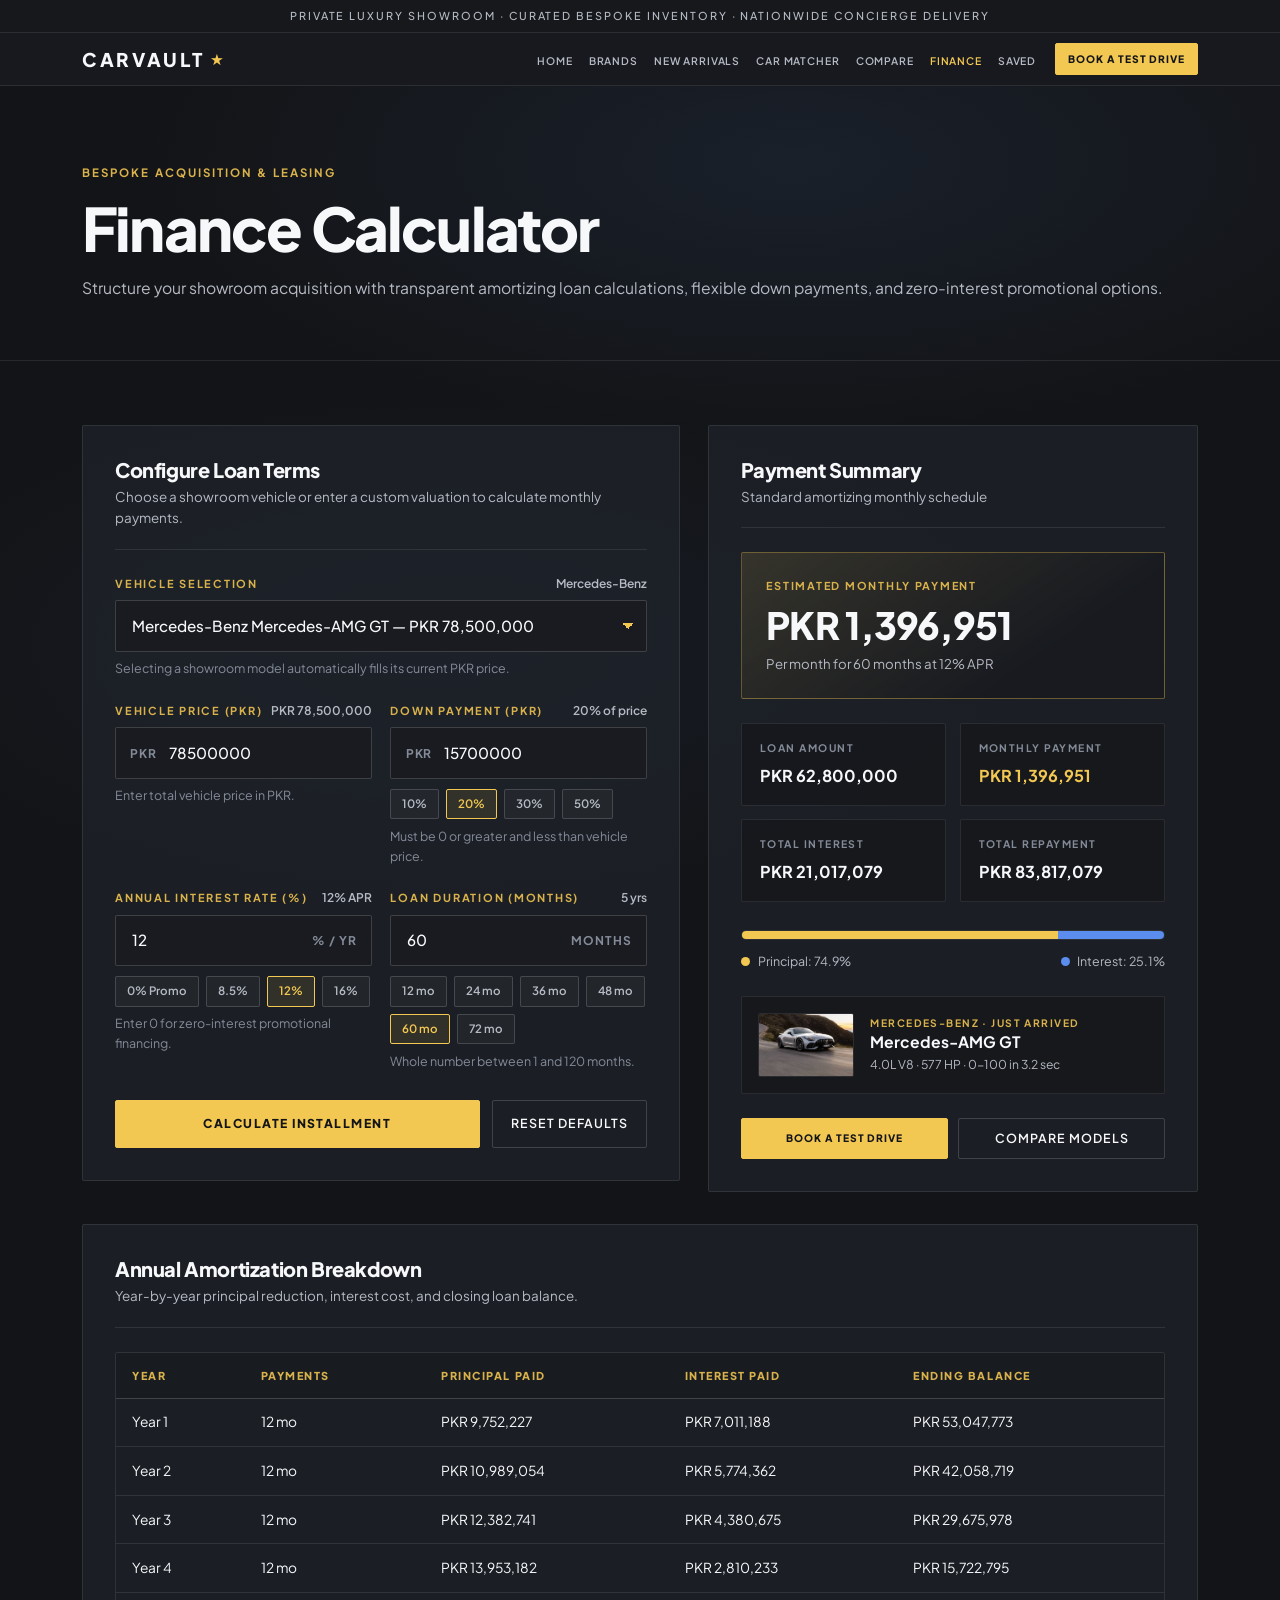
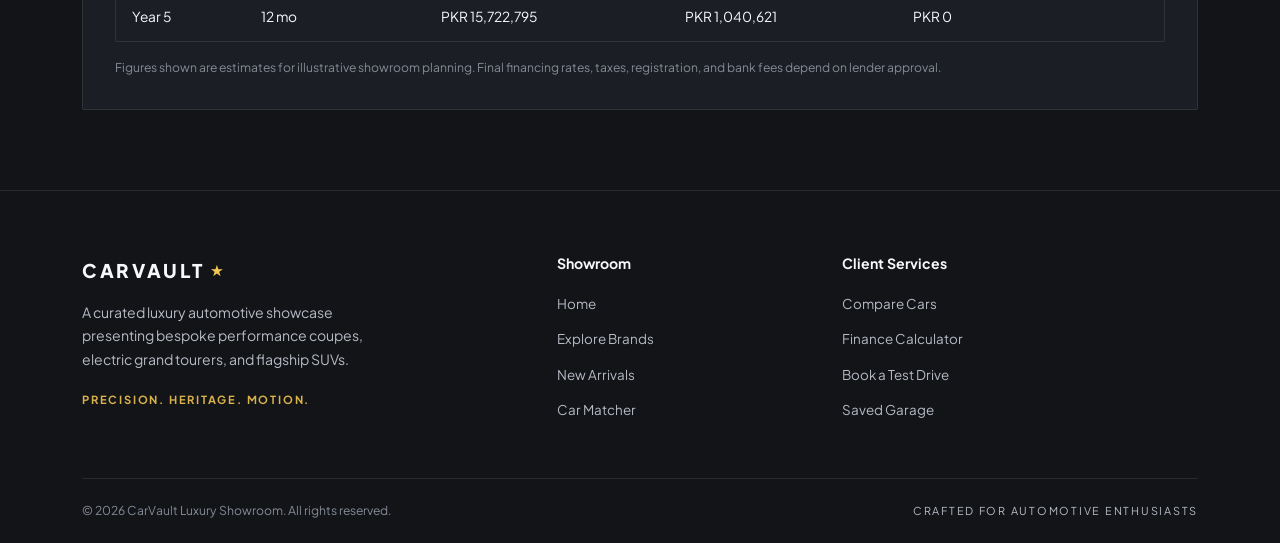
<file: pages/finance.html>
<!DOCTYPE html>
<html lang="en">
<head>
  <meta charset="UTF-8" />
  <meta name="viewport" content="width=device-width, initial-scale=1.0" />
  <title>Finance Calculator | CarVault Luxury Showroom</title>
  <meta
    name="description"
    content="Estimate bespoke monthly installments, loan principal, total interest, and total repayment for CarVault luxury vehicles."
  />

  <!-- Typography -->
  <link rel="preconnect" href="https://fonts.googleapis.com" />
  <link rel="preconnect" href="https://fonts.gstatic.com" crossorigin />
  <link
    href="https://fonts.googleapis.com/css2?family=Plus+Jakarta+Sans:wght@400;500;600;700;800&display=swap"
    rel="stylesheet"
  />

  <!-- Bootstrap 5 -->
  <link
    href="https://cdn.jsdelivr.net/npm/bootstrap@5.3.3/dist/css/bootstrap.min.css"
    rel="stylesheet"
    crossorigin="anonymous"
  />

  <!-- Shared CarVault Stylesheet -->
  <link rel="stylesheet" href="../css/style.css" />

  <!-- Page 5: Finance Calculator Styles -->
  <style>
    .cv-finance-layout {
      display: grid;
      grid-template-columns: minmax(0, 1.1fr) minmax(0, 0.9fr);
      gap: 1.75rem;
      align-items: start;
    }

    .cv-finance-panel,
    .cv-summary-panel,
    .cv-schedule-panel {
      background-color: var(--cv-bg-surface);
      border: 1px solid var(--cv-border);
      border-radius: var(--cv-radius-sm);
      padding: 2rem;
    }

    .cv-panel-header {
      display: flex;
      flex-wrap: wrap;
      align-items: flex-start;
      justify-content: space-between;
      gap: 0.75rem;
      padding-bottom: 1.25rem;
      margin-bottom: 1.5rem;
      border-bottom: 1px solid var(--cv-border);
    }

    .cv-panel-title {
      font-size: 1.25rem;
      font-weight: 800;
      letter-spacing: -0.02em;
      color: var(--cv-text-primary);
      margin: 0;
    }

    .cv-panel-subtitle {
      font-size: 0.84rem;
      color: var(--cv-text-secondary);
      margin: 0.25rem 0 0;
    }

    .cv-form-stack {
      display: flex;
      flex-direction: column;
      gap: 1.35rem;
    }

    .cv-form-row-2 {
      display: grid;
      grid-template-columns: repeat(2, minmax(0, 1fr));
      gap: 1.15rem;
    }

    .cv-field-group {
      display: flex;
      flex-direction: column;
      gap: 0.45rem;
    }

    .cv-label-row {
      display: flex;
      align-items: baseline;
      justify-content: space-between;
      gap: 0.5rem;
    }

    .cv-field-label {
      font-size: 0.69rem;
      font-weight: 700;
      letter-spacing: 0.16em;
      text-transform: uppercase;
      color: var(--cv-accent-muted);
    }

    .cv-field-meta {
      font-size: 0.75rem;
      font-weight: 600;
      color: var(--cv-text-secondary);
    }

    .cv-select,
    .cv-input {
      width: 100%;
      background-color: var(--cv-bg-elevated);
      border: 1px solid var(--cv-border-strong);
      border-radius: var(--cv-radius-sm);
      color: var(--cv-text-primary);
      font-family: var(--cv-font-sans);
      font-size: 0.95rem;
      font-weight: 500;
      padding: 0.8rem 1rem;
      transition: border-color var(--cv-transition), background-color var(--cv-transition), box-shadow var(--cv-transition);
    }

    .cv-select {
      appearance: none;
      background-image: linear-gradient(45deg, transparent 50%, var(--cv-accent) 50%),
        linear-gradient(135deg, var(--cv-accent) 50%, transparent 50%);
      background-position: calc(100% - 18px) 50%, calc(100% - 12px) 50%;
      background-size: 6px 6px, 6px 6px;
      background-repeat: no-repeat;
      padding-right: 2.5rem;
      cursor: pointer;
    }

    .cv-select option {
      background-color: #191b20;
      color: #f7f8fa;
    }

    .cv-input-wrap {
      position: relative;
      display: flex;
      align-items: center;
    }

    .cv-input-prefix,
    .cv-input-suffix {
      position: absolute;
      font-size: 0.75rem;
      font-weight: 700;
      letter-spacing: 0.08em;
      text-transform: uppercase;
      color: var(--cv-text-muted);
      pointer-events: none;
    }

    .cv-input-prefix {
      left: 0.95rem;
    }

    .cv-input-suffix {
      right: 0.95rem;
    }

    .cv-input.has-prefix {
      padding-left: 3.3rem;
    }

    .cv-input.has-suffix {
      padding-right: 4.5rem;
    }

    .cv-select:hover,
    .cv-input:hover {
      border-color: rgba(243, 200, 82, 0.5);
    }

    .cv-select.is-invalid,
    .cv-input.is-invalid {
      border-color: var(--cv-danger);
      box-shadow: 0 0 0 1px rgba(239, 100, 97, 0.35);
    }

    /* Hide native number spinners for cleaner luxury input appearance while retaining numeric keyboard */
    .cv-input[type="number"]::-webkit-outer-spin-button,
    .cv-input[type="number"]::-webkit-inner-spin-button {
      -webkit-appearance: none;
      margin: 0;
    }

    .cv-input[type="number"] {
      -moz-appearance: textfield;
      appearance: textfield;
    }

    .cv-field-hint {
      font-size: 0.78rem;
      color: var(--cv-text-muted);
      margin: 0;
    }

    .cv-field-error {
      display: none;
      font-size: 0.8rem;
      font-weight: 500;
      color: #ff9c9a;
      margin: 0;
    }

    .cv-field-error.is-visible {
      display: block;
    }

    .cv-preset-row {
      display: flex;
      flex-wrap: wrap;
      gap: 0.45rem;
      margin-top: 0.15rem;
    }

    .cv-preset-pill {
      background: rgba(255, 255, 255, 0.03);
      border: 1px solid var(--cv-border-strong);
      border-radius: var(--cv-radius-sm);
      color: var(--cv-text-secondary);
      font-size: 0.72rem;
      font-weight: 600;
      padding: 0.32rem 0.68rem;
      cursor: pointer;
      transition: border-color var(--cv-transition), color var(--cv-transition), background-color var(--cv-transition);
    }

    .cv-preset-pill:hover,
    .cv-preset-pill.is-active {
      border-color: var(--cv-accent);
      color: var(--cv-accent);
      background-color: rgba(243, 200, 82, 0.1);
    }

    .cv-validation-banner {
      display: none;
      align-items: flex-start;
      gap: 0.75rem;
      padding: 0.9rem 1.1rem;
      border-radius: var(--cv-radius-sm);
      border: 1px solid rgba(239, 100, 97, 0.45);
      background-color: rgba(239, 100, 97, 0.1);
      color: #ffd3d2;
      font-size: 0.86rem;
      font-weight: 500;
    }

    .cv-validation-banner.is-visible {
      display: flex;
    }

    .cv-form-actions {
      display: flex;
      flex-wrap: wrap;
      gap: 0.75rem;
      padding-top: 0.4rem;
    }

    .cv-btn-primary-lg {
      display: inline-flex;
      align-items: center;
      justify-content: center;
      gap: 0.45rem;
      flex: 1 1 200px;
      background-color: var(--cv-accent);
      color: #131417;
      border: 1px solid var(--cv-accent);
      border-radius: var(--cv-radius-sm);
      padding: 0.85rem 1.5rem;
      font-size: 0.76rem;
      font-weight: 800;
      letter-spacing: 0.12em;
      text-transform: uppercase;
      cursor: pointer;
      transition: background-color var(--cv-transition), transform var(--cv-transition);
    }

    .cv-btn-primary-lg:hover {
      background-color: var(--cv-accent-hover);
      transform: translateY(-1px);
    }

    /* Summary Panel */
    .cv-summary-panel {
      position: sticky;
      top: 5.5rem;
      display: flex;
      flex-direction: column;
      gap: 1.5rem;
    }

    .cv-payment-hero {
      padding: 1.5rem;
      background: linear-gradient(145deg, rgba(243, 200, 82, 0.12) 0%, rgba(25, 27, 32, 0.92) 70%);
      border: 1px solid rgba(243, 200, 82, 0.35);
      border-radius: var(--cv-radius-sm);
    }

    .cv-payment-eyebrow {
      display: flex;
      flex-wrap: wrap;
      align-items: center;
      justify-content: space-between;
      gap: 0.5rem;
      margin-bottom: 0.5rem;
    }

    .cv-payment-label {
      font-size: 0.68rem;
      font-weight: 700;
      letter-spacing: 0.16em;
      text-transform: uppercase;
      color: var(--cv-accent-muted);
    }

    .cv-zero-badge {
      display: none;
      font-size: 0.62rem;
      font-weight: 800;
      letter-spacing: 0.12em;
      text-transform: uppercase;
      color: var(--cv-success);
      background-color: rgba(70, 196, 134, 0.14);
      border: 1px solid rgba(70, 196, 134, 0.4);
      border-radius: var(--cv-radius-sm);
      padding: 0.18rem 0.5rem;
    }

    .cv-zero-badge.is-visible {
      display: inline-block;
    }

    .cv-monthly-amount {
      font-size: clamp(1.75rem, 3vw, 2.35rem);
      font-weight: 800;
      letter-spacing: -0.025em;
      color: var(--cv-text-primary);
      line-height: 1.15;
      margin: 0;
      word-break: break-word;
    }

    .cv-monthly-sub {
      font-size: 0.83rem;
      color: var(--cv-text-secondary);
      margin: 0.45rem 0 0;
    }

    .cv-metrics-grid {
      display: grid;
      grid-template-columns: repeat(2, minmax(0, 1fr));
      gap: 0.85rem;
    }

    .cv-metric-card {
      padding: 1rem 1.1rem;
      background-color: rgba(19, 20, 23, 0.55);
      border: 1px solid var(--cv-border);
      border-radius: var(--cv-radius-sm);
    }

    .cv-metric-label {
      display: block;
      font-size: 0.65rem;
      font-weight: 700;
      letter-spacing: 0.14em;
      text-transform: uppercase;
      color: var(--cv-text-muted);
      margin-bottom: 0.35rem;
    }

    .cv-metric-value {
      display: block;
      font-size: 1.02rem;
      font-weight: 700;
      color: var(--cv-text-primary);
      word-break: break-word;
    }

    .cv-metric-value.is-accent {
      color: var(--cv-accent);
    }

    /* Breakdown Bar */
    .cv-breakdown-box {
      padding-top: 0.25rem;
    }

    .cv-breakdown-bar {
      display: flex;
      width: 100%;
      height: 10px;
      background-color: var(--cv-bg-elevated);
      border: 1px solid var(--cv-border);
      border-radius: 999px;
      overflow: hidden;
      margin-bottom: 0.75rem;
    }

    .cv-bar-principal {
      background-color: var(--cv-accent);
      height: 100%;
      transition: width var(--cv-transition);
    }

    .cv-bar-interest {
      background-color: #5b8def;
      height: 100%;
      transition: width var(--cv-transition);
    }

    .cv-breakdown-legend {
      display: flex;
      flex-wrap: wrap;
      justify-content: space-between;
      gap: 0.65rem;
      font-size: 0.78rem;
      color: var(--cv-text-secondary);
    }

    .cv-legend-item {
      display: inline-flex;
      align-items: center;
      gap: 0.45rem;
    }

    .cv-legend-dot {
      width: 9px;
      height: 9px;
      border-radius: 999px;
      display: inline-block;
    }

    .cv-legend-dot.is-principal {
      background-color: var(--cv-accent);
    }

    .cv-legend-dot.is-interest {
      background-color: #5b8def;
    }

    /* Selected Vehicle Preview */
    .cv-selected-car {
      display: flex;
      gap: 1rem;
      align-items: center;
      padding: 1rem;
      background-color: rgba(19, 20, 23, 0.55);
      border: 1px solid var(--cv-border);
      border-radius: var(--cv-radius-sm);
    }

    .cv-selected-car.is-hidden {
      display: none;
    }

    .cv-selected-thumb {
      width: 96px;
      height: 64px;
      object-fit: cover;
      border-radius: var(--cv-radius-sm);
      border: 1px solid var(--cv-border);
      flex-shrink: 0;
    }

    .cv-selected-info {
      min-width: 0;
      flex: 1 1 auto;
    }

    .cv-selected-brand {
      font-size: 0.64rem;
      font-weight: 700;
      letter-spacing: 0.14em;
      text-transform: uppercase;
      color: var(--cv-accent-muted);
    }

    .cv-selected-name {
      font-size: 0.98rem;
      font-weight: 700;
      color: var(--cv-text-primary);
      margin: 0.1rem 0 0.2rem;
    }

    .cv-selected-specs {
      font-size: 0.76rem;
      color: var(--cv-text-secondary);
      margin: 0;
    }

    .cv-summary-actions {
      display: flex;
      flex-wrap: wrap;
      gap: 0.65rem;
    }

    .cv-summary-actions .cv-btn-outline,
    .cv-summary-actions .cv-cta-btn {
      flex: 1 1 160px;
    }

    /* Amortization Schedule Panel */
    .cv-schedule-panel {
      margin-top: 2rem;
    }

    .cv-schedule-table-wrap {
      overflow-x: auto;
      border: 1px solid var(--cv-border);
      border-radius: var(--cv-radius-sm);
    }

    .cv-schedule-table {
      width: 100%;
      border-collapse: collapse;
      min-width: 540px;
      font-size: 0.86rem;
    }

    .cv-schedule-table th {
      padding: 0.85rem 1rem;
      text-align: left;
      font-size: 0.68rem;
      font-weight: 800;
      letter-spacing: 0.14em;
      text-transform: uppercase;
      color: var(--cv-accent-muted);
      background-color: rgba(25, 27, 32, 0.95);
      border-bottom: 1px solid var(--cv-border-strong);
    }

    .cv-schedule-table td {
      padding: 0.8rem 1rem;
      color: var(--cv-text-primary);
      border-bottom: 1px solid var(--cv-border);
    }

    .cv-schedule-table tbody tr:last-child td {
      border-bottom: none;
    }

    .cv-schedule-table tbody tr:hover {
      background-color: rgba(255, 255, 255, 0.02);
    }

    .cv-schedule-empty {
      margin: 0;
      padding: 1.25rem;
      text-align: center;
      color: var(--cv-text-muted);
      font-size: 0.86rem;
    }

    .cv-disclaimer {
      margin: 1rem 0 0;
      font-size: 0.76rem;
      color: var(--cv-text-muted);
    }

    /* Responsive Breakpoints */
    @media (max-width: 991.98px) {
      .cv-finance-layout {
        grid-template-columns: 1fr;
      }

      .cv-summary-panel {
        position: static;
      }
    }

    @media (max-width: 767.98px) {
      .cv-finance-panel,
      .cv-summary-panel,
      .cv-schedule-panel {
        padding: 1.35rem;
      }

      .cv-form-row-2,
      .cv-metrics-grid {
        grid-template-columns: 1fr;
      }

      .cv-selected-car {
        flex-direction: column;
        align-items: flex-start;
      }

      .cv-selected-thumb {
        width: 100%;
        height: 150px;
      }
    }
  </style>
</head>
<body class="cv-body">
  <a class="cv-skip-link" href="#main-content">Skip to main content</a>

  <!-- Top Announcement Bar -->
  <div class="cv-topbar">
    Private Luxury Showroom &middot; Curated Bespoke Inventory &middot; Nationwide Concierge Delivery
  </div>

  <!-- Shared Header & Navigation -->
  <header class="cv-header">
    <nav class="navbar navbar-expand-xl cv-navbar" aria-label="Primary navigation">
      <div class="container">
        <a class="cv-brand-logo" href="index.html">
          CarVault <span class="cv-brand-star" aria-hidden="true">&#9733;</span>
        </a>

        <button
          class="navbar-toggler cv-toggler"
          type="button"
          data-bs-toggle="collapse"
          data-bs-target="#cvPrimaryNav"
          aria-controls="cvPrimaryNav"
          aria-expanded="false"
          aria-label="Toggle navigation"
        >
          <span class="navbar-toggler-icon"></span>
        </button>

        <div class="collapse navbar-collapse cv-nav-collapse" id="cvPrimaryNav">
          <ul class="cv-nav-list ms-xl-auto me-xl-3">
            <li><a class="cv-nav-link" href="index.html">Home</a></li>
            <li><a class="cv-nav-link" href="porsche.html?brand=porsche">Brands</a></li>
            <li><a class="cv-nav-link" href="arrivals.html">New Arrivals</a></li>
            <li><a class="cv-nav-link" href="matcher.html">Car Matcher</a></li>
            <li><a class="cv-nav-link" href="compare.html">Compare</a></li>
            <li><a class="cv-nav-link is-active" href="finance.html" aria-current="page">Finance</a></li>
            <li>
              <a class="cv-nav-link" href="saved.html">
                Saved <span class="cv-saved-count is-empty" data-saved-count>0</span>
              </a>
            </li>
          </ul>
          <a class="cv-cta-btn" href="test-drive.html">Book a Test Drive</a>
        </div>
      </div>
    </nav>
  </header>

  <main id="main-content">
    <!-- Page Hero -->
    <section class="cv-page-hero">
      <div class="container">
        <span class="cv-eyebrow">Bespoke Acquisition &amp; Leasing</span>
        <h1 class="cv-hero-title">Finance Calculator</h1>
        <p class="cv-subtitle">
          Structure your showroom acquisition with transparent amortizing loan calculations, flexible down payments, and zero-interest promotional options.
        </p>
      </div>
    </section>

    <!-- Calculator Workspace -->
    <section class="cv-section-block" aria-labelledby="financeFormHeading">
      <div class="container">
        <div class="cv-finance-layout">
          <!-- Left Column: Financing Parameters Form -->
          <div class="cv-finance-panel">
            <div class="cv-panel-header">
              <div>
                <h2 id="financeFormHeading" class="cv-panel-title">Configure Loan Terms</h2>
                <p class="cv-panel-subtitle">
                  Choose a showroom vehicle or enter a custom valuation to calculate monthly payments.
                </p>
              </div>
            </div>

            <form id="financeForm" class="cv-form-stack" novalidate>
              <!-- Global Validation Alert -->
              <div
                id="financeErrorBanner"
                class="cv-validation-banner"
                role="alert"
                aria-live="polite"
              >
                <span id="financeErrorText"></span>
              </div>

              <!-- Vehicle Selection -->
              <div class="cv-field-group">
                <div class="cv-label-row">
                  <label class="cv-field-label" for="carSelect">Vehicle Selection</label>
                  <span class="cv-field-meta" id="carSelectMeta">CarVault Inventory</span>
                </div>
                <select
                  id="carSelect"
                  name="carId"
                  class="cv-select"
                  aria-describedby="carSelectHint carSelectError"
                >
                  <option value="custom">Custom Vehicle Valuation</option>
                </select>
                <p id="carSelectHint" class="cv-field-hint">
                  Selecting a showroom model automatically fills its current PKR price.
                </p>
                <p id="carSelectError" class="cv-field-error" role="alert"></p>
              </div>

              <!-- Vehicle Price & Down Payment -->
              <div class="cv-form-row-2">
                <div class="cv-field-group">
                  <div class="cv-label-row">
                    <label class="cv-field-label" for="vehiclePrice">Vehicle Price (PKR)</label>
                    <span class="cv-field-meta" id="vehiclePriceFormatted"></span>
                  </div>
                  <div class="cv-input-wrap">
                    <span class="cv-input-prefix" aria-hidden="true">PKR</span>
                    <input
                      id="vehiclePrice"
                      name="vehiclePrice"
                      type="number"
                      class="cv-input has-prefix"
                      min="1"
                      max="10000000000"
                      step="any"
                      inputmode="decimal"
                      placeholder="e.g. 78500000"
                      required
                      aria-describedby="vehiclePriceHint vehiclePriceError"
                    />
                  </div>
                  <p id="vehiclePriceHint" class="cv-field-hint">Enter total vehicle price in PKR.</p>
                  <p id="vehiclePriceError" class="cv-field-error" role="alert"></p>
                </div>

                <div class="cv-field-group">
                  <div class="cv-label-row">
                    <label class="cv-field-label" for="downPayment">Down Payment (PKR)</label>
                    <span class="cv-field-meta" id="downPaymentPercentMeta">0% of price</span>
                  </div>
                  <div class="cv-input-wrap">
                    <span class="cv-input-prefix" aria-hidden="true">PKR</span>
                    <input
                      id="downPayment"
                      name="downPayment"
                      type="number"
                      class="cv-input has-prefix"
                      min="0"
                      step="any"
                      inputmode="decimal"
                      placeholder="e.g. 15700000"
                      required
                      aria-describedby="downPaymentHint downPaymentError"
                    />
                  </div>
                  <div class="cv-preset-row" aria-label="Down payment percentage presets">
                    <button type="button" class="cv-preset-pill" data-down-pct="10">10%</button>
                    <button type="button" class="cv-preset-pill" data-down-pct="20">20%</button>
                    <button type="button" class="cv-preset-pill" data-down-pct="30">30%</button>
                    <button type="button" class="cv-preset-pill" data-down-pct="50">50%</button>
                  </div>
                  <p id="downPaymentHint" class="cv-field-hint">Must be 0 or greater and less than vehicle price.</p>
                  <p id="downPaymentError" class="cv-field-error" role="alert"></p>
                </div>
              </div>

              <!-- Annual Interest Rate & Loan Duration -->
              <div class="cv-form-row-2">
                <div class="cv-field-group">
                  <div class="cv-label-row">
                    <label class="cv-field-label" for="interestRate">Annual Interest Rate (%)</label>
                    <span class="cv-field-meta" id="interestRateMeta">APR</span>
                  </div>
                  <div class="cv-input-wrap">
                    <input
                      id="interestRate"
                      name="interestRate"
                      type="number"
                      class="cv-input has-suffix"
                      min="0"
                      max="100"
                      step="0.1"
                      inputmode="decimal"
                      placeholder="e.g. 12.5"
                      required
                      aria-describedby="interestRateHint interestRateError"
                    />
                    <span class="cv-input-suffix" aria-hidden="true">% / YR</span>
                  </div>
                  <div class="cv-preset-row" aria-label="Annual interest rate presets">
                    <button type="button" class="cv-preset-pill" data-rate="0">0% Promo</button>
                    <button type="button" class="cv-preset-pill" data-rate="8.5">8.5%</button>
                    <button type="button" class="cv-preset-pill" data-rate="12">12%</button>
                    <button type="button" class="cv-preset-pill" data-rate="16">16%</button>
                  </div>
                  <p id="interestRateHint" class="cv-field-hint">Enter 0 for zero-interest promotional financing.</p>
                  <p id="interestRateError" class="cv-field-error" role="alert"></p>
                </div>

                <div class="cv-field-group">
                  <div class="cv-label-row">
                    <label class="cv-field-label" for="loanDuration">Loan Duration (Months)</label>
                    <span class="cv-field-meta" id="loanDurationYearsMeta">5.0 yrs</span>
                  </div>
                  <div class="cv-input-wrap">
                    <input
                      id="loanDuration"
                      name="loanDuration"
                      type="number"
                      class="cv-input has-suffix"
                      min="1"
                      max="120"
                      step="1"
                      inputmode="numeric"
                      placeholder="e.g. 60"
                      required
                      aria-describedby="loanDurationHint loanDurationError"
                    />
                    <span class="cv-input-suffix" aria-hidden="true">MONTHS</span>
                  </div>
                  <div class="cv-preset-row" aria-label="Loan duration presets">
                    <button type="button" class="cv-preset-pill" data-months="12">12 mo</button>
                    <button type="button" class="cv-preset-pill" data-months="24">24 mo</button>
                    <button type="button" class="cv-preset-pill" data-months="36">36 mo</button>
                    <button type="button" class="cv-preset-pill" data-months="48">48 mo</button>
                    <button type="button" class="cv-preset-pill" data-months="60">60 mo</button>
                    <button type="button" class="cv-preset-pill" data-months="72">72 mo</button>
                  </div>
                  <p id="loanDurationHint" class="cv-field-hint">Whole number between 1 and 120 months.</p>
                  <p id="loanDurationError" class="cv-field-error" role="alert"></p>
                </div>
              </div>

              <!-- Actions -->
              <div class="cv-form-actions">
                <button type="submit" id="calculateBtn" class="cv-btn-primary-lg">
                  Calculate Installment
                </button>
                <button type="button" id="resetFinanceBtn" class="cv-btn-outline">
                  Reset Defaults
                </button>
              </div>
            </form>
          </div>

          <!-- Right Column: Live Calculation Summary -->
          <aside class="cv-summary-panel" aria-labelledby="financeSummaryHeading" aria-live="polite">
            <div class="cv-panel-header mb-0">
              <div>
                <h2 id="financeSummaryHeading" class="cv-panel-title">Payment Summary</h2>
                <p class="cv-panel-subtitle" id="summaryTermCaption">
                  Standard amortizing monthly schedule
                </p>
              </div>
            </div>

            <!-- Monthly Payment Highlight -->
            <div class="cv-payment-hero">
              <div class="cv-payment-eyebrow">
                <span class="cv-payment-label">Estimated Monthly Payment</span>
                <span id="zeroInterestBadge" class="cv-zero-badge">0% Interest Plan</span>
              </div>
              <p id="monthlyPaymentOutput" class="cv-monthly-amount">PKR 0</p>
              <p id="monthlyPaymentSub" class="cv-monthly-sub">
                Per month for 60 months at 12% APR
              </p>
            </div>

            <!-- 4 Required Summary Figures -->
            <div class="cv-metrics-grid">
              <div class="cv-metric-card">
                <span class="cv-metric-label">Loan Amount</span>
                <span id="loanAmountOutput" class="cv-metric-value">PKR 0</span>
              </div>
              <div class="cv-metric-card">
                <span class="cv-metric-label">Monthly Payment</span>
                <span id="monthlyMetricOutput" class="cv-metric-value is-accent">PKR 0</span>
              </div>
              <div class="cv-metric-card">
                <span class="cv-metric-label">Total Interest</span>
                <span id="totalInterestOutput" class="cv-metric-value">PKR 0</span>
              </div>
              <div class="cv-metric-card">
                <span class="cv-metric-label">Total Repayment</span>
                <span id="totalRepaymentOutput" class="cv-metric-value">PKR 0</span>
              </div>
            </div>

            <!-- Principal vs Interest Composition Bar -->
            <div class="cv-breakdown-box">
              <div class="cv-breakdown-bar" role="img" aria-label="Principal and interest share of total repayment">
                <div id="principalBar" class="cv-bar-principal" style="width: 100%;"></div>
                <div id="interestBar" class="cv-bar-interest" style="width: 0%;"></div>
              </div>
              <div class="cv-breakdown-legend">
                <span class="cv-legend-item">
                  <span class="cv-legend-dot is-principal" aria-hidden="true"></span>
                  <span id="principalLegend">Principal: 100%</span>
                </span>
                <span class="cv-legend-item">
                  <span class="cv-legend-dot is-interest" aria-hidden="true"></span>
                  <span id="interestLegend">Interest: 0%</span>
                </span>
              </div>
            </div>

            <!-- Selected CarVault Vehicle Card -->
            <div id="selectedCarCard" class="cv-selected-car is-hidden">
              <img id="selectedCarImg" class="cv-selected-thumb" src="" alt="" />
              <div class="cv-selected-info">
                <div id="selectedCarBrand" class="cv-selected-brand"></div>
                <h3 id="selectedCarName" class="cv-selected-name"></h3>
                <p id="selectedCarSpecs" class="cv-selected-specs"></p>
              </div>
            </div>

            <!-- Quick Navigation to Concierge & Compare -->
            <div class="cv-summary-actions">
              <a id="bookTestDriveLink" class="cv-cta-btn" href="test-drive.html">Book a Test Drive</a>
              <a id="compareVehicleLink" class="cv-btn-outline" href="compare.html">Compare Models</a>
            </div>
          </aside>
        </div>

        <!-- Annual Amortization Schedule Preview -->
        <section class="cv-schedule-panel" aria-labelledby="scheduleHeading">
          <div class="cv-panel-header">
            <div>
              <h2 id="scheduleHeading" class="cv-panel-title">Annual Amortization Breakdown</h2>
              <p class="cv-panel-subtitle">
                Year-by-year principal reduction, interest cost, and closing loan balance.
              </p>
            </div>
          </div>

          <div class="cv-schedule-table-wrap">
            <table class="cv-schedule-table" aria-describedby="scheduleHeading">
              <thead>
                <tr>
                  <th scope="col">Year</th>
                  <th scope="col">Payments</th>
                  <th scope="col">Principal Paid</th>
                  <th scope="col">Interest Paid</th>
                  <th scope="col">Ending Balance</th>
                </tr>
              </thead>
              <tbody id="scheduleTableBody">
                <tr>
                  <td colspan="5" class="cv-schedule-empty">Enter valid loan terms above to view the annual schedule.</td>
                </tr>
              </tbody>
            </table>
          </div>

          <p class="cv-disclaimer">
            Figures shown are estimates for illustrative showroom planning. Final financing rates, taxes, registration, and bank fees depend on lender approval.
          </p>
        </section>
      </div>
    </section>
  </main>

  <!-- Shared Footer -->
  <footer class="cv-footer">
    <div class="container">
      <div class="row g-4">
        <div class="col-lg-5">
          <a class="cv-brand-logo" href="index.html">
            CarVault <span class="cv-brand-star" aria-hidden="true">&#9733;</span>
          </a>
          <p class="cv-footer-desc">
            A curated luxury automotive showcase presenting bespoke performance coupes, electric grand tourers, and flagship SUVs.
          </p>
          <p class="cv-footer-tagline">Precision. Heritage. Motion.</p>
        </div>

        <div class="col-6 col-lg-3">
          <h3 class="cv-footer-heading">Showroom</h3>
          <ul class="cv-footer-links">
            <li><a href="index.html">Home</a></li>
            <li><a href="porsche.html?brand=porsche">Explore Brands</a></li>
            <li><a href="arrivals.html">New Arrivals</a></li>
            <li><a href="matcher.html">Car Matcher</a></li>
          </ul>
        </div>

        <div class="col-6 col-lg-4">
          <h3 class="cv-footer-heading">Client Services</h3>
          <ul class="cv-footer-links">
            <li><a href="compare.html">Compare Cars</a></li>
            <li><a href="finance.html">Finance Calculator</a></li>
            <li><a href="test-drive.html">Book a Test Drive</a></li>
            <li><a href="saved.html">Saved Garage</a></li>
          </ul>
        </div>
      </div>

      <div class="cv-footer-bottom">
        <span>&copy; 2026 CarVault Luxury Showroom. All rights reserved.</span>
        <span class="cv-footer-craft">Crafted for automotive enthusiasts</span>
      </div>
    </div>
  </footer>

  <!-- Bootstrap 5 Bundle -->
  <script
    src="https://cdn.jsdelivr.net/npm/bootstrap@5.3.3/dist/js/bootstrap.bundle.min.js"
    crossorigin="anonymous"
  ></script>

  <!-- Shared CarVault Scripts -->
  <script src="../js/data.js"></script>
  <script src="../js/shared.js"></script>

  <!-- Page 5: Finance Calculator Script -->
  <script src="../js/finance.js"></script>
</body>
</html>
</file>
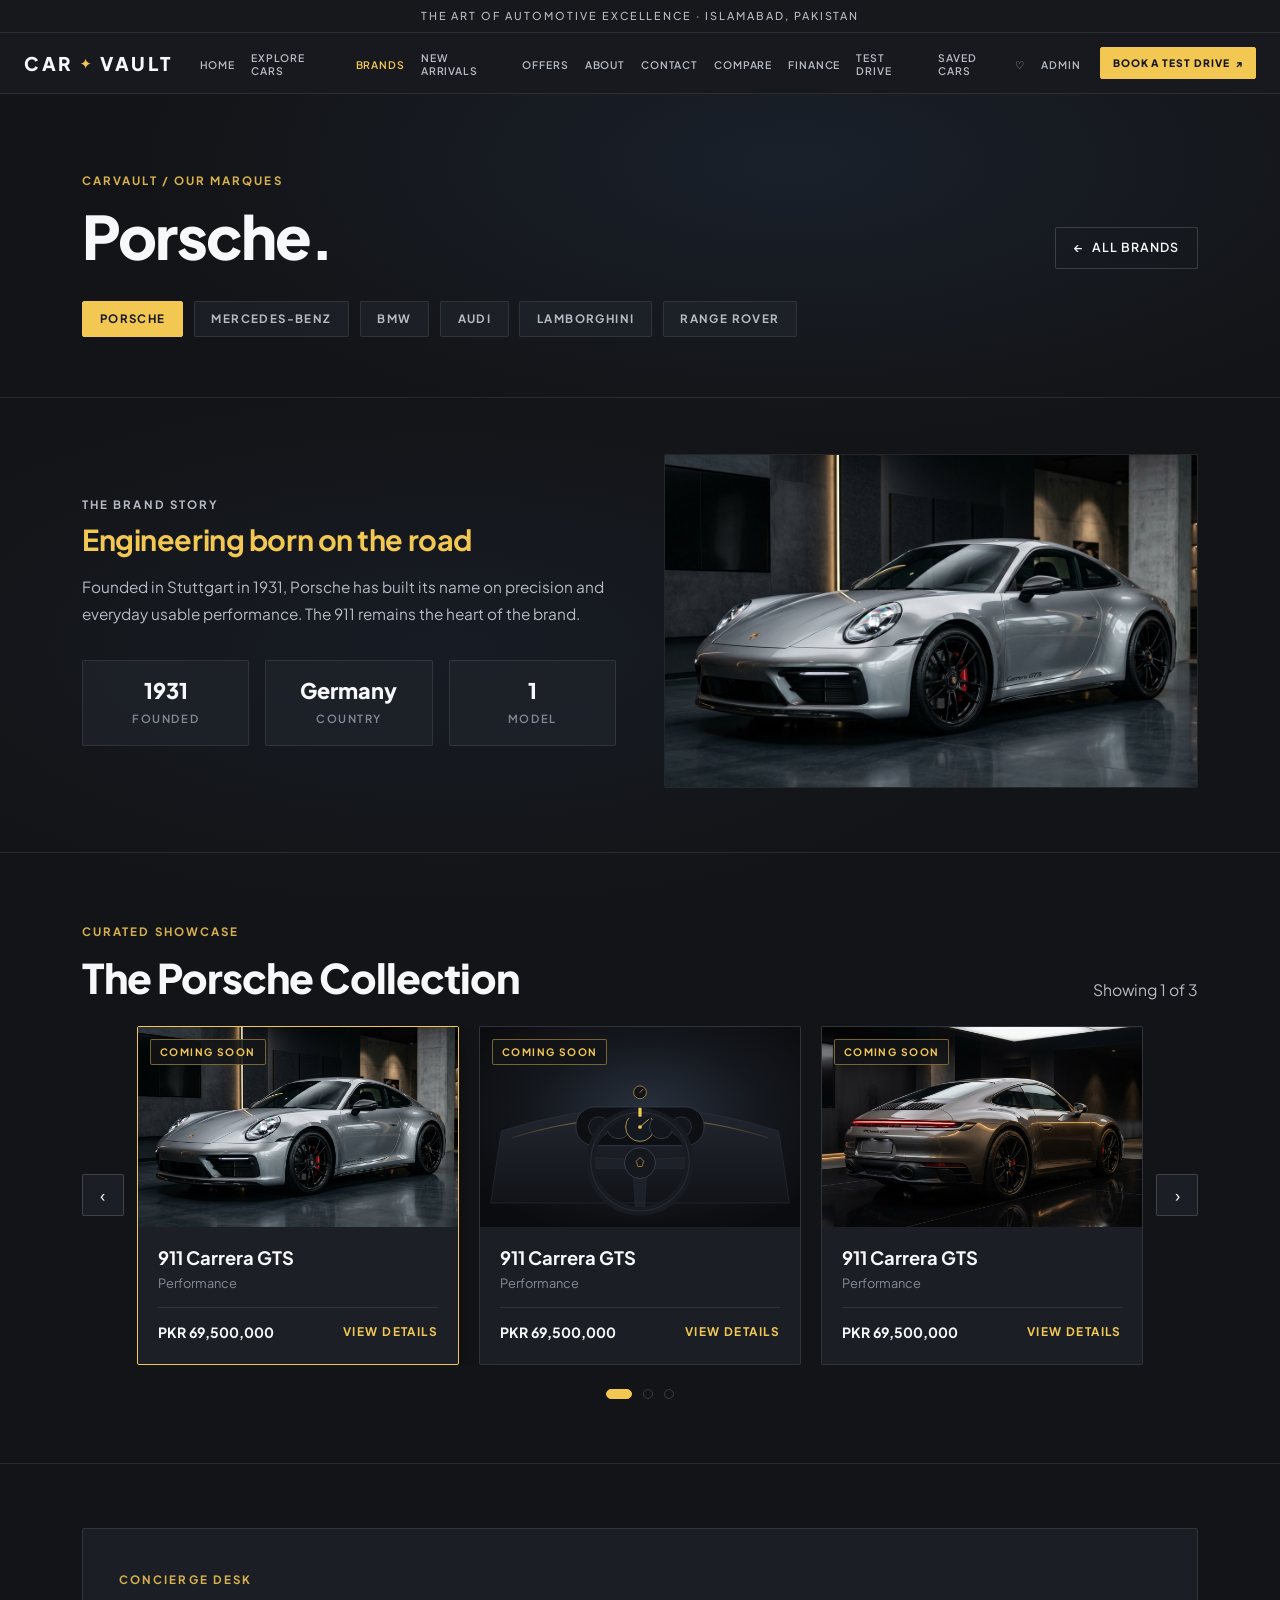
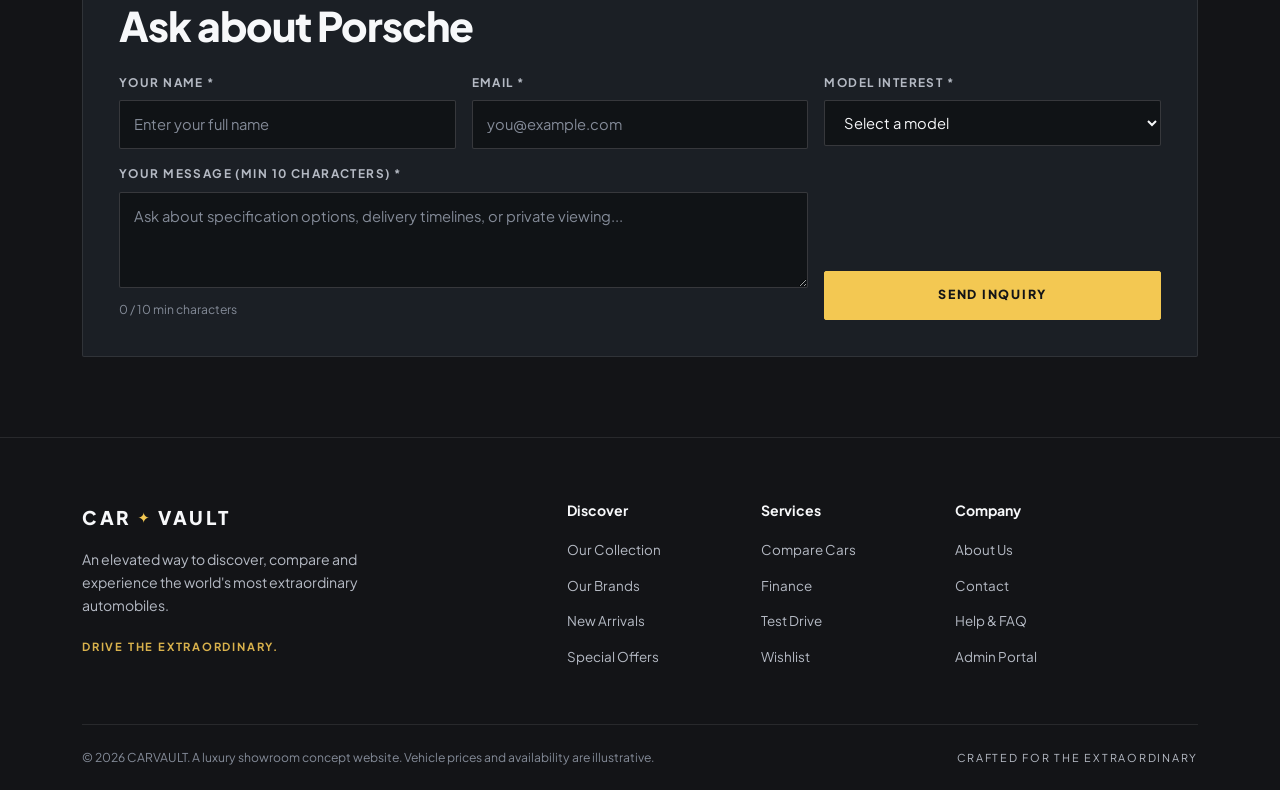
<file: pages/porsche.html>
<!DOCTYPE html>
<html lang="en">
<head>
  <meta charset="UTF-8" />
  <meta name="viewport" content="width=device-width, initial-scale=1.0" />
  <meta name="description" content="Explore luxury automotive brands, their heritage, collections, and available models at CarVault." />
  <title>Brand Profile | CARVAULT</title>

  <link rel="preconnect" href="https://fonts.googleapis.com" />
  <link rel="preconnect" href="https://fonts.gstatic.com" crossorigin />
  <link href="https://fonts.googleapis.com/css2?family=Plus+Jakarta+Sans:wght@400;500;600;700;800&display=swap" rel="stylesheet" />

  <link
    href="https://cdn.jsdelivr.net/npm/bootstrap@5.3.3/dist/css/bootstrap.min.css"
    rel="stylesheet"
    integrity="sha384-QWTKZyjpPEjISv5WaRU9OFeRpok6YctnYmDr5pNlyT2bRjXh0JMhjY6hW+ALEwIH"
    crossorigin="anonymous"
  />
  <link rel="stylesheet" href="../css/style.css" />
  <link rel="stylesheet" href="../css/porsche.css" />
</head>

<body class="cv-body">

  <a class="cv-skip-link" href="#main-content">Skip to main content</a>

  <div class="cv-topbar">
    THE ART OF AUTOMOTIVE EXCELLENCE &middot; ISLAMABAD, PAKISTAN
  </div>

  <!-- Shared Navigation Header -->
  <header class="cv-header">
    <nav class="navbar navbar-expand-xl cv-navbar" aria-label="Primary Navigation">
      <div class="container-fluid px-3 px-lg-4">

        <a class="cv-brand-logo" href="../index.html" aria-label="CarVault Home">
          <span>CAR</span><span class="cv-brand-star" aria-hidden="true">&#10022;</span><span>VAULT</span>
        </a>

        <button
          class="navbar-toggler cv-toggler"
          type="button"
          data-bs-toggle="collapse"
          data-bs-target="#cvPrimaryNav"
          aria-controls="cvPrimaryNav"
          aria-expanded="false"
          aria-label="Toggle navigation menu"
        >
          <span aria-hidden="true">&#9776;</span>
        </button>

        <div class="collapse navbar-collapse cv-nav-collapse" id="cvPrimaryNav">
          <ul class="cv-nav-list ms-xl-4 me-xl-auto">
            <li><a class="cv-nav-link" href="../index.html">HOME</a></li>
            <li><a class="cv-nav-link" href="explore-cars.html">EXPLORE CARS</a></li>
            <li><a class="cv-nav-link is-active" href="brands.html" aria-current="page">BRANDS</a></li>
            <li><a class="cv-nav-link" href="new-arrivals.html">NEW ARRIVALS</a></li>
            <li><a class="cv-nav-link" href="offers.html">OFFERS</a></li>
            <li><a class="cv-nav-link" href="about.html">ABOUT</a></li>
            <li><a class="cv-nav-link" href="contact.html">CONTACT</a></li>
            <li><a class="cv-nav-link" href="compare.html">COMPARE</a></li>
            <li><a class="cv-nav-link" href="finance.html">FINANCE</a></li>
            <li><a class="cv-nav-link" href="test-drive.html">TEST DRIVE</a></li>
            <li>
              <a class="cv-nav-link" href="saved-cars.html">
                SAVED CARS <span aria-hidden="true">&#9825;</span>
                <span class="cv-saved-count is-empty" data-saved-count>0</span>
              </a>
            </li>
            <li><a class="cv-nav-link" href="admin.html">ADMIN</a></li>
          </ul>

          <a class="cv-cta-btn ms-xl-3" href="test-drive.html">
            BOOK A TEST DRIVE <span aria-hidden="true">&#8599;</span>
          </a>
        </div>
      </div>
    </nav>
  </header>

  <main id="main-content">

    <!-- Page Hero & Brand Switcher -->
    <section class="cv-page-hero" aria-labelledby="porsche-hero-heading">
      <div class="container">

        <div class="cv-porsche-header-row">
          <div>
            <span class="cv-eyebrow">CARVAULT / OUR MARQUES</span>
            <h1 id="porsche-hero-heading" class="cv-hero-title mb-0">Porsche.</h1>
          </div>

          <a class="cv-btn-outline" href="brands.html">
            <span aria-hidden="true">&larr;</span> All Brands
          </a>
        </div>

        <nav
          class="cv-switcher-bar"
          id="brandSwitcher"
          aria-label="Switch automotive marque"
        ></nav>

      </div>
    </section>

    <!-- Brand Story & Heritage Stats -->
    <section class="cv-story-section" aria-labelledby="brand-story-heading">
      <div class="container">

        <div class="row align-items-center g-4 g-lg-5">

          <div class="col-12 col-lg-6">

            <p class="cv-story-label" id="brand-story-heading">
              THE BRAND STORY
            </p>

            <h2 class="cv-story-tagline" id="porscheTagline">
              Engineering born on the road
            </h2>

            <p class="cv-story-copy" id="porscheStoryCopy">
              Founded in Stuttgart in 1931, Porsche has built its name on precision and everyday usable performance. The 911 remains the heart of the brand.
            </p>

            <div class="row g-3" id="porscheStats">

              <div class="col-4">
                <div class="cv-stat-box">
                  <span class="cv-stat-value" id="statFounded">1931</span>
                  <span class="cv-stat-label">Founded</span>
                </div>
              </div>

              <div class="col-4">
                <div class="cv-stat-box">
                  <span class="cv-stat-value" id="statCountry">Germany</span>
                  <span class="cv-stat-label">Country</span>
                </div>
              </div>

              <div class="col-4">
                <div class="cv-stat-box">
                  <span class="cv-stat-value" id="statModelCount">1</span>
                  <span class="cv-stat-label" id="statModelLabel">Model</span>
                </div>
              </div>

            </div>
          </div>

          <div class="col-12 col-lg-6">
            <div class="cv-story-media">
              <img
                id="brandHeroImage"
                src="../assets/images/porsche/porsche-911-hero.jpg"
                alt="Porsche luxury vehicle displayed in the CarVault showroom"
              />
            </div>
          </div>

        </div>
      </div>
    </section>

    <!-- Brand Collection Carousel -->
    <section class="cv-collection-section" aria-labelledby="porsche-collection-heading">
      <div class="container">

        <div class="d-flex flex-wrap align-items-end justify-content-between gap-2 mb-4">

          <div>
            <span class="cv-eyebrow">CURATED SHOWCASE</span>
            <h2 id="porsche-collection-heading" class="cv-section-title">
              The Porsche Collection
            </h2>
          </div>

          <p class="cv-subtitle" id="carouselStatusText" aria-live="polite">
            Spotlight 1 of 3
          </p>

        </div>

        <div class="cv-carousel-shell">

          <button
            type="button"
            class="cv-carousel-arrow"
            id="carouselPrevBtn"
            aria-label="Previous showcase slide"
          >
            <span aria-hidden="true">&#8249;</span>
          </button>

          <div class="cv-carousel-viewport">
            <div class="cv-carousel-track" id="porscheCarouselTrack"></div>
          </div>

          <button
            type="button"
            class="cv-carousel-arrow"
            id="carouselNextBtn"
            aria-label="Next showcase slide"
          >
            <span aria-hidden="true">&#8250;</span>
          </button>

        </div>

        <div
          class="cv-carousel-dots"
          id="porscheCarouselDots"
          role="tablist"
          aria-label="Brand collection slides"
        ></div>

      </div>
    </section>

    <!-- Brand Inquiry Form -->
    <section class="cv-inquiry-section" aria-labelledby="porsche-inquiry-heading">
      <div class="container">

        <div class="cv-inquiry-card">

          <div class="mb-4">
            <span class="cv-eyebrow">CONCIERGE DESK</span>
            <h2 id="porsche-inquiry-heading" class="cv-section-title">
              Ask about Porsche
            </h2>
          </div>

          <form id="porscheInquiryForm" novalidate>

            <div class="row g-3">

              <div class="col-12 col-md-4">
                <label class="cv-form-label" for="inquiryName">
                  Your name *
                </label>

                <input
                  type="text"
                  id="inquiryName"
                  name="name"
                  class="cv-form-control"
                  placeholder="Enter your full name"
                  autocomplete="name"
                  required
                />

                <span class="cv-field-error" id="errorName" role="alert"></span>
              </div>

              <div class="col-12 col-md-4">
                <label class="cv-form-label" for="inquiryEmail">
                  Email *
                </label>

                <input
                  type="email"
                  id="inquiryEmail"
                  name="email"
                  class="cv-form-control"
                  placeholder="you@example.com"
                  autocomplete="email"
                  required
                />

                <span class="cv-field-error" id="errorEmail" role="alert"></span>
              </div>

              <div class="col-12 col-md-4">
                <label class="cv-form-label" for="inquiryModel">
                  Model interest *
                </label>

                <select
                  id="inquiryModel"
                  name="model"
                  class="cv-form-control"
                  required
                >
                  <option value="">Select a model</option>
                </select>

                <span class="cv-field-error" id="errorModel" role="alert"></span>
              </div>

              <div class="col-12 col-lg-8">
                <label class="cv-form-label" for="inquiryMessage">
                  Your message (min 10 characters) *
                </label>

                <textarea
                  id="inquiryMessage"
                  name="message"
                  rows="3"
                  class="cv-form-control"
                  placeholder="Ask about specification options, delivery timelines, or private viewing..."
                  minlength="10"
                  required
                ></textarea>

                <div class="d-flex justify-content-between align-items-center">
                  <span class="cv-field-error" id="errorMessage" role="alert"></span>

                  <span class="cv-char-hint" id="messageCharCount">
                    0 / 10 min characters
                  </span>
                </div>
              </div>

              <div class="col-12 col-lg-4 d-flex align-items-end">
                <button type="submit" class="cv-submit-btn">
                  Send Inquiry
                </button>
              </div>

            </div>
          </form>

          <div
            id="inquiryFeedback"
            class="cv-inquiry-feedback d-none"
            role="status"
            aria-live="polite"
          ></div>

        </div>
      </div>
    </section>

  </main>

  <!-- Vehicle Details Modal -->
  <div
    class="modal fade"
    id="porscheDetailModal"
    tabindex="-1"
    aria-labelledby="porscheModalTitle"
    aria-hidden="true"
  >
    <div class="modal-dialog modal-dialog-centered modal-lg">

      <div class="modal-content cv-modal-content">

        <div class="modal-header cv-modal-header">
          <h3 class="modal-title h5 mb-0" id="porscheModalTitle">
            Vehicle Details
          </h3>

          <button
            type="button"
            class="btn-close btn-close-white"
            data-bs-dismiss="modal"
            aria-label="Close"
          ></button>
        </div>

        <div class="modal-body" id="porscheModalBody"></div>

        <div class="modal-footer cv-modal-footer">

          <button
            type="button"
            class="cv-btn-outline"
            id="porscheModalSaveBtn"
          >
            &#9825; Save Car
          </button>

          <a href="test-drive.html" class="cv-cta-btn">
            Book a Test Drive &#8599;
          </a>

        </div>
      </div>
    </div>
  </div>

  <!-- Shared Footer -->
  <footer class="cv-footer">
    <div class="container">

      <div class="row g-4 g-lg-5">

        <div class="col-12 col-lg-5">

          <a class="cv-brand-logo" href="../index.html" aria-label="CarVault Home">
            <span>CAR</span><span class="cv-brand-star" aria-hidden="true">&#10022;</span><span>VAULT</span>
          </a>

          <p class="cv-footer-desc">
            An elevated way to discover, compare and experience the world's most extraordinary automobiles.
          </p>

          <p class="cv-footer-tagline">
            DRIVE THE EXTRAORDINARY.
          </p>

        </div>

        <div class="col-6 col-md-4 col-lg-2">
          <h3 class="cv-footer-heading">Discover</h3>

          <ul class="cv-footer-links">
            <li><a href="explore-cars.html">Our Collection</a></li>
            <li><a href="brands.html">Our Brands</a></li>
            <li><a href="new-arrivals.html">New Arrivals</a></li>
            <li><a href="offers.html">Special Offers</a></li>
          </ul>
        </div>

        <div class="col-6 col-md-4 col-lg-2">
          <h3 class="cv-footer-heading">Services</h3>

          <ul class="cv-footer-links">
            <li><a href="compare.html">Compare Cars</a></li>
            <li><a href="finance.html">Finance</a></li>
            <li><a href="test-drive.html">Test Drive</a></li>
            <li><a href="saved-cars.html">Wishlist</a></li>
          </ul>
        </div>
        <div class="col-6 col-md-4 col-lg-3">
          <h3 class="cv-footer-heading">Company</h3>

          <ul class="cv-footer-links">
            <li><a href="about.html">About Us</a></li>
            <li><a href="contact.html">Contact</a></li>
            <li><a href="faq.html">Help &amp; FAQ</a></li>
            <li><a href="admin.html">Admin Portal</a></li>
          </ul>
        </div>

      </div>

      <div class="cv-footer-bottom">

        <span>
          &copy; 2026 CARVAULT. A luxury showroom concept website. Vehicle prices and availability are illustrative.
        </span>

        <span class="cv-footer-craft">
          CRAFTED FOR THE EXTRAORDINARY
        </span>

      </div>
    </div>
  </footer>

  <!-- JavaScript -->
  <script
    src="https://cdn.jsdelivr.net/npm/bootstrap@5.3.3/dist/js/bootstrap.bundle.min.js"
    integrity="sha384-YvpcrYf0tY3lHB60NNkmXc5s9fDVZLESaAA55NDzOxhy9GkcIdslK1eN7N6jIeHz"
    crossorigin="anonymous"
  ></script>

  <script src="../js/data.js"></script>
  <script src="../js/shared.js"></script>
  <script src="../js/porsche.js"></script>

</body>
</html>
</file>
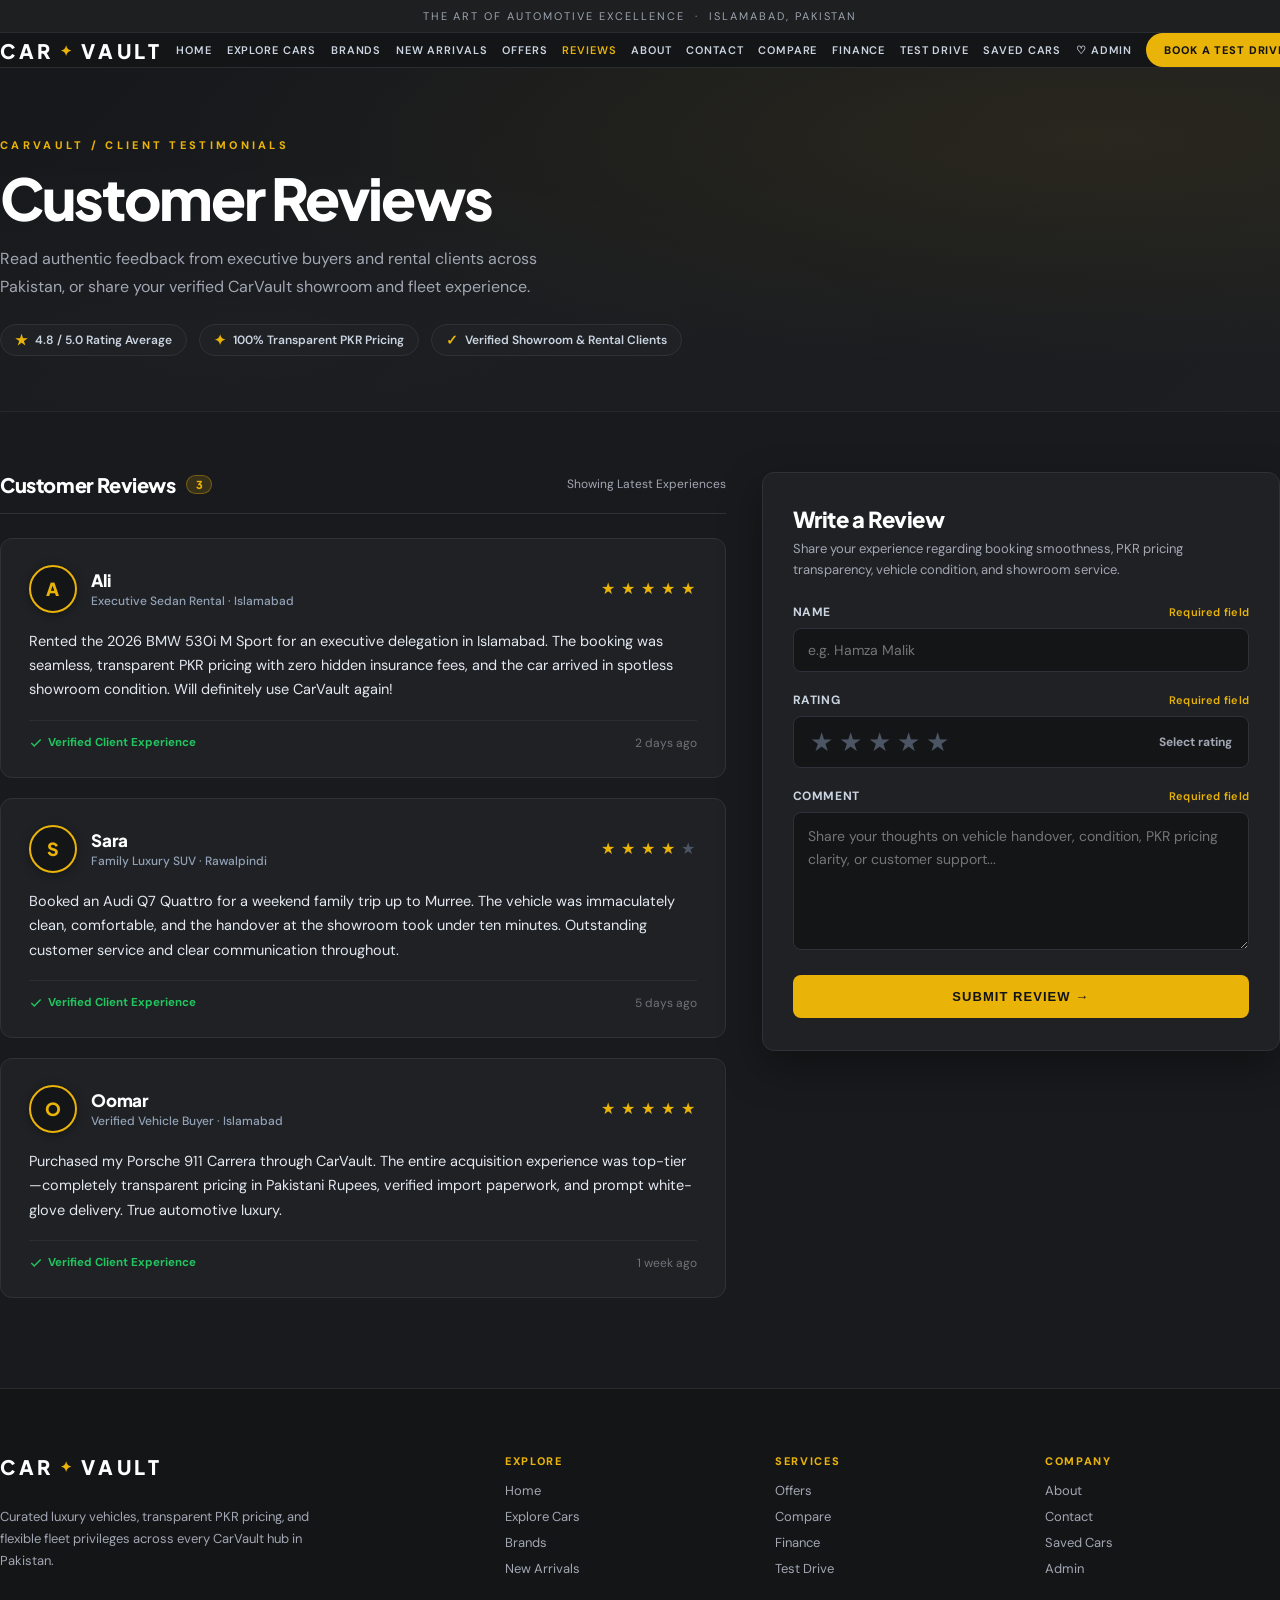
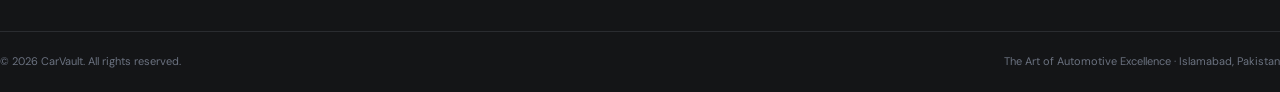
<file: pages/reviews.html>
<!DOCTYPE html>
<html lang="en">
  <head>
    <meta charset="UTF-8" />
    <meta name="viewport" content="width=device-width, initial-scale=1.0" />
    <title>Customer Reviews &amp; Client Experiences | CarVault</title>

    <!-- Fonts -->
    <link rel="preconnect" href="https://fonts.googleapis.com" />
    <link rel="preconnect" href="https://fonts.gstatic.com" crossorigin />
    <link
      href="https://fonts.googleapis.com/css2?family=Plus+Jakarta+Sans:wght@400;500;600;700;800&family=DM+Sans:ital,opsz,wght@0,9..40,400..700;1,9..40,400..700&family=Manrope:wght@600;700;800&display=swap"
      rel="stylesheet"
    />

    <!-- Base styles first, then page theme override -->
    <link rel="stylesheet" href="../css/style.css" />
    <link rel="stylesheet" href="../css/offers-theme.css" />
    <link rel="stylesheet" href="../css/reviews-theme.css" />
  </head>

  <body>

    <!-- ══════════════════════════════════════════════════
         TOPBAR
    ══════════════════════════════════════════════════ -->
    <div class="topbar" role="banner">
      THE ART OF AUTOMOTIVE EXCELLENCE &nbsp;·&nbsp; ISLAMABAD, PAKISTAN
    </div>

    <!-- ══════════════════════════════════════════════════
         HEADER
    ══════════════════════════════════════════════════ -->
    <header class="header" role="banner">
      <div class="nav wrap">

        <!-- Logo -->
        <a class="ov-logo" href="../index.html" aria-label="CarVault – Home">
          CAR <span class="ov-star">✦</span> VAULT
        </a>

        <!-- Primary Nav (13 links) -->
        <nav class="navlinks" id="navLinks" aria-label="Primary navigation">
          <a href="../index.html">Home</a>
          <a href="explore.html">Explore Cars</a>
          <a href="brands.html">Brands</a>
          <a href="new-arrivals.html">New Arrivals</a>
          <a href="offers.html">Offers</a>
          <a href="reviews.html" class="active" aria-current="page">Reviews</a>
          <a href="about.html">About</a>
          <a href="contact.html">Contact</a>
          <a href="compare.html">Compare</a>
          <a href="finance.html">Finance</a>
          <a href="test-drive.html">Test Drive</a>
          <a href="saved.html">Saved Cars</a>
          <a href="admin.html">&#9825; Admin</a>
        </nav>

        <!-- CTA + mobile toggle -->
        <div class="nav-actions" style="display:flex;align-items:center;gap:12px;">
          <a href="test-drive.html" class="ov-cta-btn">
            BOOK A TEST DRIVE &rarr;
          </a>
          <button
            type="button"
            class="menu-toggle"
            id="menuToggle"
            aria-expanded="false"
            aria-controls="navLinks"
            aria-label="Toggle navigation menu"
          >
            Menu
          </button>
        </div>

      </div>
    </header>

    <main>

      <!-- ══════════════════════════════════════════════
           PAGE HERO
      ══════════════════════════════════════════════ -->
      <section class="rv-hero" aria-label="Reviews hero header">
        <div class="wrap">
          <div class="rv-eyebrow">CARVAULT / CLIENT TESTIMONIALS</div>
          <h1>Customer Reviews</h1>
          <p>
            Read authentic feedback from executive buyers and rental clients across Pakistan,
            or share your verified CarVault showroom and fleet experience.
          </p>
          <div class="rv-meta-chips">
            <span class="rv-meta-chip">
              <span class="rv-gold-star">★</span> 4.8 / 5.0 Rating Average
            </span>
            <span class="rv-meta-chip">
              <span class="rv-gold-star">✦</span> 100% Transparent PKR Pricing
            </span>
            <span class="rv-meta-chip">
              <span class="rv-gold-star">✓</span> Verified Showroom &amp; Rental Clients
            </span>
          </div>
        </div>
      </section>

      <!-- ══════════════════════════════════════════════
           MAIN SPLIT CONTENT (Reviews Feed + Form Card)
      ══════════════════════════════════════════════ -->
      <section class="rv-main-section" aria-label="Customer reviews and submission form">
        <div class="wrap">
          <div class="rv-split-layout">

            <!-- ── Left Column: Customer Reviews Feed ── -->
            <div class="rv-feed-col">
              <div class="rv-feed-header">
                <h2 class="rv-feed-title">
                  Customer Reviews
                  <span class="rv-badge-count" id="reviews-count">3</span>
                </h2>
                <div class="rv-feed-sort">Showing Latest Experiences</div>
              </div>

              <!-- Reviews Container (Injected & Managed via reviews.js) -->
              <div class="rv-reviews-list" id="reviews-list" role="feed" aria-busy="false">
                <!-- Initial 3 reviews will be populated by js/reviews.js -->
              </div>
            </div>

            <!-- ── Right Column: Write a Review Form Card ── -->
            <div class="rv-form-col">
              <aside class="rv-form-panel" aria-labelledby="write-review-heading">
                <div class="rv-form-head">
                  <h2 id="write-review-heading">Write a Review</h2>
                  <p>
                    Share your experience regarding booking smoothness, PKR pricing transparency,
                    vehicle condition, and showroom service.
                  </p>
                </div>

                <form id="review-form" novalidate>
                  <!-- Field 1: Name -->
                  <div class="rv-form-group">
                    <div class="rv-label-row">
                      <label for="review-name" class="rv-label">Name</label>
                      <span class="rv-required-note">Required field</span>
                    </div>
                    <input
                      type="text"
                      id="review-name"
                      name="name"
                      class="rv-input"
                      placeholder="e.g. Hamza Malik"
                      autocomplete="name"
                      required
                    />
                    <div id="name-error" class="rv-inline-error" role="alert" aria-live="polite"></div>
                  </div>

                  <!-- Field 2: Rating (Interactive 5-Star Selector) -->
                  <div class="rv-form-group">
                    <div class="rv-label-row">
                      <label id="rating-label" class="rv-label">Rating</label>
                      <span class="rv-required-note">Required field</span>
                    </div>

                    <div
                      class="rv-star-picker-container"
                      id="star-picker-container"
                      aria-labelledby="rating-label"
                    >
                      <div
                        class="rv-stars-row"
                        id="star-picker"
                        role="radiogroup"
                        aria-label="Star rating from 1 to 5 stars"
                      >
                        <button
                          type="button"
                          class="rv-star-btn"
                          data-rating="1"
                          role="radio"
                          aria-checked="false"
                          aria-label="1 star"
                        >★</button>
                        <button
                          type="button"
                          class="rv-star-btn"
                          data-rating="2"
                          role="radio"
                          aria-checked="false"
                          aria-label="2 stars"
                        >★</button>
                        <button
                          type="button"
                          class="rv-star-btn"
                          data-rating="3"
                          role="radio"
                          aria-checked="false"
                          aria-label="3 stars"
                        >★</button>
                        <button
                          type="button"
                          class="rv-star-btn"
                          data-rating="4"
                          role="radio"
                          aria-checked="false"
                          aria-label="4 stars"
                        >★</button>
                        <button
                          type="button"
                          class="rv-star-btn"
                          data-rating="5"
                          role="radio"
                          aria-checked="false"
                          aria-label="5 stars"
                        >★</button>
                      </div>
                      <span id="star-label" class="rv-star-label">Select rating</span>
                    </div>

                    <input type="hidden" id="review-rating" name="rating" value="0" />
                    <div id="rating-error" class="rv-inline-error" role="alert" aria-live="polite"></div>
                  </div>

                  <!-- Field 3: Comment -->
                  <div class="rv-form-group">
                    <div class="rv-label-row">
                      <label for="review-comment" class="rv-label">Comment</label>
                      <span class="rv-required-note">Required field</span>
                    </div>
                    <textarea
                      id="review-comment"
                      name="comment"
                      class="rv-textarea"
                      rows="5"
                      placeholder="Share your thoughts on vehicle handover, condition, PKR pricing clarity, or customer support..."
                      required
                    ></textarea>
                    <div id="comment-error" class="rv-inline-error" role="alert" aria-live="polite"></div>
                  </div>

                  <!-- Action Submit Button -->
                  <button type="submit" class="rv-submit-btn" id="review-submit-btn">
                    Submit Review &rarr;
                  </button>

                  <!-- Confirmation Success Message -->
                  <div id="form-success-banner" class="rv-success-banner hidden" role="status" aria-live="polite">
                    ✓ Thank you! Your review has been submitted and posted to the feed.
                  </div>
                </form>
              </aside>
            </div>

          </div>
        </div>
      </section>

    </main>

    <!-- ══════════════════════════════════════════════════
         FOOTER
    ══════════════════════════════════════════════════ -->
    <footer class="ov-footer" role="contentinfo">
      <div class="wrap">
        <div class="ov-footer-grid">

          <!-- Brand column -->
          <div>
            <div class="ov-footer-logo">
              CAR <span class="ov-star">✦</span> VAULT
            </div>
            <p class="ov-footer-blurb">
              Curated luxury vehicles, transparent PKR pricing, and flexible fleet
              privileges across every CarVault hub in Pakistan.
            </p>
          </div>

          <!-- Explore column -->
          <div class="ov-footer-col">
            <div class="ov-footer-col-label">Explore</div>
            <a href="../index.html">Home</a>
            <a href="explore.html">Explore Cars</a>
            <a href="brands.html">Brands</a>
            <a href="new-arrivals.html">New Arrivals</a>
          </div>

          <!-- Fleet column -->
          <div class="ov-footer-col">
            <div class="ov-footer-col-label">Services</div>
            <a href="offers.html">Offers</a>
            <a href="compare.html">Compare</a>
            <a href="finance.html">Finance</a>
            <a href="test-drive.html">Test Drive</a>
          </div>

          <!-- Company column -->
          <div class="ov-footer-col">
            <div class="ov-footer-col-label">Company</div>
            <a href="about.html">About</a>
            <a href="contact.html">Contact</a>
            <a href="saved.html">Saved Cars</a>
            <a href="admin.html">Admin</a>
          </div>

        </div>

        <div class="ov-footer-bottom">
          <span>&copy; 2026 CarVault. All rights reserved.</span>
          <span>The Art of Automotive Excellence &middot; Islamabad, Pakistan</span>
        </div>
      </div>
    </footer>

    <script src="../js/reviews.js"></script>
  </body>
</html>
</file>
<file: css/common.css>
/* ==========================================================================
   CAR VAULT — Shared Obsidian Luxury Theme & Layout Styles (css/common.css)
   Theme Colors: Charcoal (#141414), Elevated Surface (#1B1B1B),
   Gold Accent (#EAB308), Crisp White (#F5F5F5), Muted Grey (#A1A1AA)
   ========================================================================== */

:root {
  /* Core Dark Luxury Palette */
  --bg-page: #141414;
  --bg-header: #121212;
  --bg-surface: #1b1b1b;
  --bg-surface-2: #222222;
  --bg-input: #121212;

  /* Compatibility & Accent Tokens */
  --navy: #141414;
  --navy-dark: #0d0d0d;
  --navy-light: #242424;
  --gold: #eab308;
  --gold-hover: #facc15;
  --gold-deep: #ca8a04;
  --gold-soft: rgba(234, 179, 8, 0.14);

  --white: #f5f5f5;
  --pure-white: #ffffff;
  --light-grey: #1b1b1b;
  --border-grey: rgba(255, 255, 255, 0.09);
  --border-strong: rgba(255, 255, 255, 0.18);

  --text-dark: #f5f5f5;
  --text-secondary: #d4d4d8;
  --text-muted: #9ca3af;

  /* Feedback States (Dark-Mode Tuned) */
  --success-bg: rgba(16, 185, 129, 0.12);
  --success-border: #10b981;
  --success-text: #6ee7b7;
  --error-bg: rgba(239, 68, 68, 0.12);
  --error-border: #ef4444;
  --error-text: #fca5a5;

  --shadow-sm: 0 4px 16px rgba(0, 0, 0, 0.32);
  --shadow-md: 0 18px 40px rgba(0, 0, 0, 0.55);
  --radius-sm: 6px;
  --radius-md: 10px;
  --radius-pill: 999px;
}

* {
  box-sizing: border-box;
  margin: 0;
  padding: 0;
}

html {
  scroll-behavior: smooth;
  color-scheme: dark;
}

body {
  font-family: "Plus Jakarta Sans", "DM Sans", "Segoe UI", Arial, sans-serif;
  background: radial-gradient(circle at 25% 0%, #1e1e1e 0%, #141414 48%, #101010 100%);
  background-color: var(--bg-page);
  color: var(--text-dark);
  line-height: 1.6;
  min-height: 100vh;
  display: flex;
  flex-direction: column;
  -webkit-font-smoothing: antialiased;
}

main {
  flex: 1;
}

img {
  max-width: 100%;
  display: block;
}

a {
  color: inherit;
  text-decoration: none;
}

button,
input,
select {
  font-family: inherit;
  font-size: 1rem;
}

/* Visible focus state for keyboard accessibility */
a:focus-visible,
button:focus-visible,
input:focus-visible,
select:focus-visible {
  outline: 2px solid var(--gold);
  outline-offset: 2px;
}

.container {
  width: min(1240px, calc(100% - 36px));
  margin: 0 auto;
}

/* ---------- Luxury Section Eyebrow & Typography Helpers ---------- */
.section-eyebrow {
  display: inline-block;
  font-size: 0.72rem;
  font-weight: 700;
  letter-spacing: 0.16em;
  text-transform: uppercase;
  color: var(--gold);
  margin-bottom: 10px;
}

/* ---------- Buttons ---------- */
.btn {
  display: inline-flex;
  align-items: center;
  justify-content: center;
  gap: 8px;
  padding: 12px 24px;
  border-radius: var(--radius-sm);
  font-weight: 700;
  font-size: 0.9rem;
  letter-spacing: 0.03em;
  border: 1px solid transparent;
  cursor: pointer;
  transition: background-color 0.2s ease, color 0.2s ease, transform 0.15s ease, border-color 0.2s ease, box-shadow 0.2s ease;
}

.btn:hover {
  transform: translateY(-1px);
}

.btn-primary {
  background-color: var(--gold);
  color: #111111;
  border-color: var(--gold);
}

.btn-primary:hover {
  background-color: var(--gold-hover);
  border-color: var(--gold-hover);
  box-shadow: 0 6px 20px rgba(234, 179, 8, 0.25);
}

.btn-navy {
  background-color: var(--bg-surface-2);
  color: var(--pure-white);
  border-color: var(--border-strong);
}

.btn-navy:hover {
  background-color: #2c2c2c;
  border-color: var(--gold);
  color: var(--gold);
}

.btn-outline {
  background-color: transparent;
  color: var(--pure-white);
  border-color: var(--border-strong);
}

.btn-outline:hover {
  background-color: rgba(255, 255, 255, 0.06);
  border-color: var(--gold);
  color: var(--gold);
}

.btn-outline.is-active {
  background-color: var(--gold-soft);
  border-color: var(--gold);
  color: var(--gold);
}

/* ---------- Top Announcement Bar & Header / Navbar ---------- */
.site-header {
  background-color: rgba(18, 18, 18, 0.96);
  backdrop-filter: blur(12px);
  color: var(--pure-white);
  border-bottom: 1px solid var(--border-grey);
  position: sticky;
  top: 0;
  z-index: 100;
}

.top-utility-bar {
  background-color: #0e0e0e;
  border-bottom: 1px solid var(--border-grey);
  padding: 7px 16px;
  text-align: center;
  font-size: 0.68rem;
  font-weight: 600;
  letter-spacing: 0.18em;
  text-transform: uppercase;
  color: #d4d4d8;
}

.navbar {
  width: min(1360px, calc(100% - 32px));
  margin: 0 auto;
  display: flex;
  align-items: center;
  justify-content: space-between;
  gap: 16px;
  min-height: 66px;
}

/* Brand Logo: CAR ✦ VAULT */
.brand-logo {
  display: inline-flex;
  align-items: center;
  gap: 8px;
  font-weight: 800;
  font-size: 1.08rem;
  letter-spacing: 0.14em;
  text-transform: uppercase;
  color: var(--pure-white);
  white-space: nowrap;
  flex-shrink: 0;
}

.brand-star {
  width: 14px;
  height: 14px;
  color: var(--gold);
  flex-shrink: 0;
  display: inline-block;
}

.nav-links {
  display: flex;
  align-items: center;
  justify-content: center;
  gap: 15px;
  list-style: none;
}

.nav-links a,
.nav-links button.nav-action-link {
  background: none;
  border: none;
  color: #d4d4d8;
  font-size: 0.72rem;
  font-weight: 600;
  letter-spacing: 0.08em;
  text-transform: uppercase;
  padding: 6px 2px;
  cursor: pointer;
  white-space: nowrap;
  transition: color 0.2s ease;
  display: inline-flex;
  align-items: center;
  gap: 4px;
}

.nav-links a:hover,
.nav-links a.active,
.nav-links button.nav-action-link:hover {
  color: var(--gold);
}

.nav-links a.active {
  color: var(--gold);
  position: relative;
}

.nav-links a.active::after {
  content: "";
  position: absolute;
  left: 0;
  right: 0;
  bottom: -2px;
  height: 2px;
  background-color: var(--gold);
  border-radius: 2px;
}

.nav-heart-icon {
  font-size: 0.85rem;
  line-height: 1;
}

.saved-badge {
  display: inline-flex;
  align-items: center;
  justify-content: center;
  background-color: var(--gold);
  color: #111111;
  font-size: 0.65rem;
  font-weight: 800;
  min-width: 17px;
  height: 17px;
  padding: 0 4px;
  border-radius: var(--radius-pill);
}

.nav-right-actions {
  display: flex;
  align-items: center;
  gap: 10px;
  flex-shrink: 0;
}

.nav-cta-btn {
  background-color: var(--gold);
  color: #111111;
  border: 1px solid var(--gold);
  border-radius: 4px;
  padding: 9px 14px;
  font-size: 0.7rem;
  font-weight: 800;
  letter-spacing: 0.08em;
  text-transform: uppercase;
  white-space: nowrap;
  cursor: pointer;
  display: inline-flex;
  align-items: center;
  gap: 6px;
  transition: background-color 0.2s ease, transform 0.15s ease, box-shadow 0.2s ease;
}

.nav-cta-btn:hover {
  background-color: var(--gold-hover);
  transform: translateY(-1px);
  box-shadow: 0 4px 14px rgba(234, 179, 8, 0.28);
}

.mobile-controls {
  display: none;
  align-items: center;
  gap: 10px;
}

.menu-toggle {
  background-color: var(--bg-surface-2);
  color: var(--pure-white);
  border: 1px solid var(--border-strong);
  border-radius: var(--radius-sm);
  padding: 6px 11px;
  font-size: 1.05rem;
  font-weight: 700;
  cursor: pointer;
}

.menu-toggle:hover {
  border-color: var(--gold);
  color: var(--gold);
}

/* ---------- Shared Car Card ---------- */
.car-card {
  background-color: var(--bg-surface);
  border: 1px solid var(--border-grey);
  border-radius: var(--radius-md);
  overflow: hidden;
  box-shadow: var(--shadow-sm);
  transition: transform 0.22s ease, box-shadow 0.22s ease, border-color 0.22s ease;
  display: flex;
  flex-direction: column;
}

.car-card:hover {
  transform: translateY(-4px);
  box-shadow: var(--shadow-md);
  border-color: rgba(234, 179, 8, 0.65);
}

.car-card-link {
  display: block;
  flex: 1;
}

.car-card-image-wrap {
  position: relative;
  height: 220px;
  background-color: #101010;
  overflow: hidden;
  border-bottom: 1px solid var(--border-grey);
}

.car-card-image-wrap img {
  width: 100%;
  height: 100%;
  object-fit: cover;
  transition: transform 0.35s ease;
}

.car-card:hover .car-card-image-wrap img {
  transform: scale(1.03);
}

.car-badge {
  position: absolute;
  top: 12px;
  left: 12px;
  background-color: rgba(17, 17, 17, 0.88);
  color: var(--gold);
  border: 1px solid rgba(234, 179, 8, 0.55);
  padding: 4px 10px;
  border-radius: var(--radius-pill);
  font-size: 0.7rem;
  font-weight: 700;
  text-transform: uppercase;
  letter-spacing: 0.08em;
}

.car-card-body {
  padding: 18px 20px;
}

.car-card-meta {
  font-size: 0.74rem;
  color: var(--text-muted);
  text-transform: uppercase;
  letter-spacing: 0.1em;
  font-weight: 600;
  margin-bottom: 5px;
}

.car-card-title {
  font-size: 1.2rem;
  font-weight: 800;
  color: var(--pure-white);
  margin-bottom: 4px;
  letter-spacing: -0.01em;
}

.car-card-specs {
  font-size: 0.82rem;
  color: var(--text-muted);
  margin-bottom: 8px;
}

.car-card-price {
  font-size: 1.1rem;
  font-weight: 800;
  color: var(--gold);
}

.car-card-footer {
  display: flex;
  align-items: center;
  justify-content: space-between;
  padding: 12px 20px;
  border-top: 1px solid var(--border-grey);
  background-color: #161616;
}

.card-details-cta {
  font-size: 0.82rem;
  font-weight: 700;
  color: var(--text-secondary);
  letter-spacing: 0.03em;
  transition: color 0.2s ease;
}

.card-details-cta:hover {
  color: var(--gold);
}

.icon-wish-btn {
  background: var(--bg-surface-2);
  border: 1px solid var(--border-strong);
  border-radius: var(--radius-pill);
  padding: 5px 12px;
  font-size: 0.8rem;
  font-weight: 700;
  color: var(--pure-white);
  cursor: pointer;
  display: inline-flex;
  align-items: center;
  gap: 5px;
  transition: all 0.2s ease;
}

.icon-wish-btn:hover {
  border-color: var(--gold);
  color: var(--gold);
}

.icon-wish-btn.saved {
  background-color: var(--gold-soft);
  border-color: var(--gold);
  color: var(--gold);
}

/* ---------- Footer (Matches Screenshot Layout) ---------- */
.site-footer {
  background-color: #111111;
  color: var(--text-muted);
  border-top: 1px solid var(--border-grey);
  padding: 56px 0 28px;
  margin-top: 64px;
}

.footer-grid {
  display: grid;
  grid-template-columns: 1.7fr 1fr 1fr 1fr;
  gap: 36px;
  margin-bottom: 44px;
}

.footer-brand-col .brand-logo {
  font-size: 1.08rem;
  font-weight: 800;
  color: var(--pure-white);
  letter-spacing: 0.14em;
  margin-bottom: 16px;
}

.footer-brand-col .brand-logo:hover {
  color: var(--pure-white);
}

.footer-brand-desc {
  font-size: 0.9rem;
  color: #9ca3af;
  max-width: 320px;
  line-height: 1.65;
  margin-bottom: 18px;
}

.footer-tagline {
  font-size: 0.78rem;
  font-weight: 800;
  letter-spacing: 0.08em;
  text-transform: uppercase;
  color: var(--gold);
}

.footer-col h4 {
  color: var(--pure-white);
  font-size: 0.92rem;
  font-weight: 700;
  margin-bottom: 16px;
}

.footer-col ul {
  list-style: none;
  display: grid;
  gap: 11px;
}

.footer-col a,
.footer-link-btn {
  background: none;
  border: none;
  padding: 0;
  font: inherit;
  font-size: 0.88rem;
  color: #a1a1aa;
  text-align: left;
  cursor: pointer;
  transition: color 0.2s ease;
}

.footer-col a:hover,
.footer-link-btn:hover {
  color: var(--gold);
}

.footer-bottom {
  border-top: 1px solid var(--border-grey);
  padding-top: 22px;
  display: flex;
  flex-wrap: wrap;
  justify-content: space-between;
  align-items: center;
  gap: 12px;
  font-size: 0.8rem;
  color: #9ca3af;
}

.footer-craft-tag {
  font-size: 0.72rem;
  font-weight: 600;
  letter-spacing: 0.14em;
  text-transform: uppercase;
  color: #9ca3af;
}

/* ---------- Modals (4-State Test Drive Booking & Wishlist) ---------- */
.modal-backdrop {
  position: fixed;
  inset: 0;
  background-color: rgba(0, 0, 0, 0.78);
  backdrop-filter: blur(4px);
  display: flex;
  align-items: center;
  justify-content: center;
  padding: 16px;
  z-index: 200;
}

.modal-backdrop.hidden {
  display: none;
}

.modal-box {
  background-color: var(--bg-surface);
  color: var(--pure-white);
  width: 100%;
  max-width: 520px;
  border-radius: var(--radius-md);
  border: 1px solid var(--border-strong);
  border-top: 4px solid var(--gold);
  padding: 26px;
  box-shadow: var(--shadow-md);
  max-height: 90vh;
  overflow-y: auto;
  position: relative;
}

.modal-header {
  display: flex;
  align-items: center;
  justify-content: space-between;
  gap: 12px;
  margin-bottom: 16px;
  padding-bottom: 12px;
  border-bottom: 1px solid var(--border-grey);
}

.modal-header h2 {
  font-size: 1.25rem;
  font-weight: 800;
  color: var(--pure-white);
}

.modal-close {
  background: var(--bg-surface-2);
  border: 1px solid var(--border-strong);
  color: var(--pure-white);
  width: 34px;
  height: 34px;
  border-radius: 50%;
  font-size: 1.1rem;
  font-weight: 700;
  cursor: pointer;
  transition: all 0.2s ease;
}

.modal-close:hover {
  background-color: var(--gold);
  border-color: var(--gold);
  color: #111111;
}

.form-group {
  margin-bottom: 14px;
}

.form-group label {
  display: block;
  font-size: 0.85rem;
  font-weight: 700;
  color: var(--text-secondary);
  margin-bottom: 6px;
}

.form-group input,
.form-group select {
  width: 100%;
  padding: 10px 12px;
  border: 1px solid var(--border-strong);
  border-radius: var(--radius-sm);
  background-color: var(--bg-input);
  color: var(--pure-white);
}

.form-group input:focus,
.form-group select:focus {
  border-color: var(--gold);
  outline: none;
}

.form-row-2 {
  display: grid;
  grid-template-columns: 1fr 1fr;
  gap: 12px;
}

.demo-note {
  font-size: 0.8rem;
  color: var(--text-muted);
  background-color: var(--bg-input);
  border: 1px solid var(--border-grey);
  padding: 10px 12px;
  border-radius: var(--radius-sm);
  margin-bottom: 14px;
}

/* Booking States 3 & 4 */
.state-box {
  padding: 22px;
  border-radius: var(--radius-md);
  text-align: center;
}

.state-box.success {
  background-color: var(--success-bg);
  border: 1px solid var(--success-border);
  color: var(--success-text);
}

.state-box.failed {
  background-color: var(--error-bg);
  border: 1px solid var(--error-border);
  color: var(--error-text);
}

.state-box h3 {
  font-size: 1.2rem;
  margin-bottom: 10px;
}

.state-details {
  background-color: var(--bg-input);
  border: 1px solid var(--border-grey);
  border-radius: var(--radius-sm);
  padding: 12px;
  margin: 14px 0;
  color: var(--pure-white);
  text-align: left;
  font-size: 0.92rem;
}

/* Wishlist Modal Items */
.wishlist-list {
  display: grid;
  gap: 12px;
}

.wishlist-item {
  display: flex;
  align-items: center;
  justify-content: space-between;
  gap: 12px;
  padding: 10px;
  border: 1px solid var(--border-grey);
  border-radius: var(--radius-sm);
  background-color: var(--bg-input);
}

.wishlist-item-info {
  display: flex;
  align-items: center;
  gap: 12px;
}

.wishlist-item-info img {
  width: 68px;
  height: 48px;
  object-fit: cover;
  border-radius: 6px;
}

.wishlist-item-price {
  font-size: 0.85rem;
  font-weight: 700;
  color: var(--gold);
}

.wishlist-actions {
  display: flex;
  gap: 8px;
}

/* Toast Notification */
.toast {
  position: fixed;
  right: 20px;
  bottom: 20px;
  background-color: #181818;
  color: var(--gold);
  border: 1px solid var(--gold);
  padding: 12px 18px;
  border-radius: var(--radius-sm);
  font-weight: 700;
  font-size: 0.88rem;
  box-shadow: var(--shadow-md);
  z-index: 300;
}

/* ---------- Responsive Navbar & Footer ---------- */
@media (max-width: 1180px) {
  .mobile-controls {
    display: flex;
  }

  .nav-right-actions {
    display: none;
  }

  .nav-links {
    display: none;
    position: absolute;
    top: 100%;
    left: 0;
    right: 0;
    background-color: #141414;
    border-bottom: 1px solid var(--border-strong);
    flex-direction: column;
    align-items: flex-start;
    padding: 16px 24px 20px;
    gap: 12px;
    box-shadow: var(--shadow-md);
  }

  .nav-links.open {
    display: flex;
  }

  .nav-links-mobile-cta {
    width: 100%;
    margin-top: 6px;
  }

  .nav-links-mobile-cta .nav-cta-btn {
    width: 100%;
    justify-content: center;
    padding: 11px 16px;
  }

  .footer-grid {
    grid-template-columns: 1fr 1fr;
  }
}

@media (min-width: 1181px) {
  .nav-links-mobile-cta {
    display: none;
  }
}

@media (max-width: 640px) {
  .top-utility-bar {
    font-size: 0.6rem;
    letter-spacing: 0.12em;
    padding: 6px 12px;
  }

  .footer-grid {
    grid-template-columns: 1fr;
    gap: 28px;
  }

  .form-row-2 {
    grid-template-columns: 1fr;
  }
}
</file>
<file: css/pages.css>
/* ==========================================================================
   CAR VAULT — Page-Specific Styles (css/pages.css)
   Covers: Home Page, Explore Cars Page, and Car Details Page
   Matches the Dark Obsidian & Warm Gold luxury showroom theme.
   ========================================================================== */

/* ---------- 1. HOME PAGE ---------- */
.home-hero {
  padding: 44px 0 36px;
  border-bottom: 1px solid var(--border-grey);
}

.hero-header-block {
  margin-bottom: 24px;
}

.home-hero-title {
  font-size: clamp(2.1rem, 4.4vw, 3.25rem);
  font-weight: 800;
  color: var(--pure-white);
  margin-bottom: 8px;
  letter-spacing: -0.03em;
  line-height: 1.1;
}

.hero-subtitle {
  color: var(--text-muted);
  font-size: 0.98rem;
  max-width: 560px;
}

.hero-banner-box {
  position: relative;
  border-radius: var(--radius-md);
  overflow: hidden;
  border: 1px solid var(--border-strong);
  box-shadow: var(--shadow-md);
  background-color: #0e0e0e;
}

.hero-banner-img {
  width: 100%;
  height: 410px;
  object-fit: cover;
}

.hero-stats-row {
  display: grid;
  grid-template-columns: repeat(4, 1fr);
  gap: 14px;
  margin: 22px auto 24px;
  max-width: 820px;
}

.stat-box {
  background-color: var(--bg-surface);
  color: var(--pure-white);
  border: 1px solid var(--border-grey);
  border-radius: var(--radius-sm);
  padding: 16px 12px;
  text-align: center;
  transition: border-color 0.2s ease, transform 0.2s ease;
}

.stat-box:hover {
  border-color: var(--gold);
  transform: translateY(-2px);
}

.stat-box strong {
  display: block;
  font-size: 1.4rem;
  color: var(--gold);
  font-weight: 800;
}

.stat-box span {
  font-size: 0.8rem;
  color: var(--text-secondary);
  font-weight: 600;
  letter-spacing: 0.04em;
  text-transform: uppercase;
}

.home-explore-cta-wrap {
  margin-top: 10px;
}

.home-explore-cta {
  width: 100%;
  padding: 15px 24px;
  font-size: 1rem;
  letter-spacing: 0.08em;
  text-transform: uppercase;
  box-shadow: var(--shadow-sm);
}

.home-section {
  padding: 46px 0 28px;
  border-bottom: 1px solid var(--border-grey);
}

.home-section:last-of-type {
  border-bottom: none;
  padding-bottom: 12px;
}

.section-header-split {
  display: flex;
  align-items: flex-end;
  justify-content: space-between;
  gap: 24px;
  margin-bottom: 24px;
}

.section-header-aside {
  max-width: 400px;
  text-align: right;
  font-size: 0.9rem;
  color: var(--text-muted);
  line-height: 1.5;
}

.section-title {
  font-size: clamp(1.65rem, 2.8vw, 2.15rem);
  font-weight: 800;
  color: var(--pure-white);
  letter-spacing: -0.025em;
  line-height: 1.15;
}

.featured-grid {
  display: grid;
  grid-template-columns: repeat(2, 1fr);
  gap: 24px;
}

/* Popular Brands strip (cleanly links straight into Explore filters) */
.brands-strip {
  display: grid;
  grid-template-columns: repeat(6, 1fr);
  gap: 14px;
}

.brand-pill-card {
  background-color: var(--bg-surface);
  border: 1px solid var(--border-grey);
  border-radius: var(--radius-sm);
  padding: 20px 12px;
  text-align: center;
  font-weight: 700;
  font-size: 0.96rem;
  letter-spacing: 0.02em;
  color: var(--pure-white);
  display: flex;
  flex-direction: column;
  align-items: center;
  gap: 6px;
  transition: all 0.2s ease;
}

.brand-pill-card small {
  font-size: 0.66rem;
  font-weight: 700;
  letter-spacing: 0.14em;
  color: var(--text-muted);
  transition: color 0.2s ease;
}

.brand-pill-card:hover {
  border-color: var(--gold);
  background-color: var(--bg-surface-2);
  color: var(--gold);
  transform: translateY(-2px);
}

.brand-pill-card:hover small {
  color: var(--gold);
}

/* ---------- 2. EXPLORE CARS PAGE ---------- */
.explore-header {
  padding: 40px 0 24px;
  border-bottom: 1px solid var(--border-grey);
  margin-bottom: 28px;
}

.explore-header h1 {
  font-size: clamp(2rem, 3.6vw, 2.85rem);
  font-weight: 800;
  color: var(--pure-white);
  letter-spacing: -0.03em;
  margin-bottom: 8px;
}

.explore-subtitle {
  color: var(--text-muted);
  font-size: 0.96rem;
  margin-bottom: 22px;
}

.search-sort-bar {
  display: flex;
  gap: 12px;
  align-items: center;
}

.search-input-wrap {
  position: relative;
  flex: 1;
}

.search-icon {
  position: absolute;
  left: 16px;
  top: 50%;
  transform: translateY(-50%);
  color: var(--text-muted);
  pointer-events: none;
}

.search-input {
  width: 100%;
  padding: 13px 18px 13px 44px;
  border: 1px solid var(--border-strong);
  border-radius: var(--radius-sm);
  background-color: var(--bg-surface);
  color: var(--pure-white);
  font-weight: 500;
  transition: border-color 0.2s ease;
}

.search-input::placeholder {
  color: var(--text-muted);
}

.search-input:focus {
  border-color: var(--gold);
  outline: none;
}

.sort-select {
  width: 220px;
  padding: 13px 14px;
  border: 1px solid var(--border-strong);
  border-radius: var(--radius-sm);
  background-color: var(--bg-surface);
  color: var(--pure-white);
  font-weight: 600;
}

.mobile-filter-toggle {
  display: none;
  margin-top: 12px;
  width: 100%;
}

.explore-layout {
  display: grid;
  grid-template-columns: 270px 1fr;
  gap: 26px;
  align-items: start;
  padding-bottom: 24px;
}

.filters-sidebar {
  background-color: var(--bg-surface);
  border: 1px solid var(--border-grey);
  border-top: 3px solid var(--gold);
  border-radius: var(--radius-md);
  padding: 20px;
  box-shadow: var(--shadow-sm);
}

.filters-title {
  font-size: 0.95rem;
  font-weight: 800;
  color: var(--pure-white);
  letter-spacing: 0.12em;
  margin-bottom: 16px;
  padding-bottom: 10px;
  border-bottom: 1px solid var(--border-grey);
}

.filter-group {
  margin-bottom: 18px;
}

.filter-group h3 {
  font-size: 0.82rem;
  font-weight: 700;
  text-transform: uppercase;
  letter-spacing: 0.08em;
  color: var(--gold);
  margin-bottom: 10px;
}

.filter-option {
  display: flex;
  align-items: center;
  gap: 9px;
  font-size: 0.9rem;
  color: var(--text-secondary);
  margin-bottom: 8px;
  cursor: pointer;
}

.filter-option:hover {
  color: var(--pure-white);
}

.filter-option input {
  width: 16px;
  height: 16px;
  accent-color: var(--gold);
  cursor: pointer;
}

.filter-actions {
  display: grid;
  gap: 8px;
  margin-top: 12px;
}

.results-toolbar {
  display: flex;
  justify-content: space-between;
  align-items: center;
  margin-bottom: 14px;
  font-size: 0.88rem;
  color: var(--text-muted);
  font-weight: 600;
}

.explore-grid {
  display: grid;
  grid-template-columns: repeat(2, 1fr);
  gap: 20px;
}

.empty-state {
  background-color: var(--bg-surface);
  border: 1px dashed var(--border-strong);
  border-radius: var(--radius-md);
  padding: 48px 20px;
  text-align: center;
}

.empty-state h3 {
  color: var(--pure-white);
  margin-bottom: 8px;
}

.empty-state p {
  color: var(--text-muted);
  margin-bottom: 16px;
}

/* ---------- 3. CAR DETAILS PAGE ---------- */
.breadcrumb {
  padding: 22px 0 14px;
  font-size: 0.85rem;
  color: var(--text-muted);
  display: flex;
  flex-wrap: wrap;
  gap: 8px;
  align-items: center;
}

.breadcrumb a {
  color: var(--text-secondary);
  font-weight: 600;
}

.breadcrumb a:hover {
  color: var(--gold);
}

.details-card-shell {
  background-color: var(--bg-surface);
  border: 1px solid var(--border-grey);
  border-radius: var(--radius-md);
  padding: 28px;
  box-shadow: var(--shadow-sm);
}

.details-split {
  display: grid;
  grid-template-columns: 1.2fr 1fr;
  gap: 32px;
  align-items: start;
}

.gallery-main {
  border-radius: var(--radius-md);
  overflow: hidden;
  border: 1px solid var(--border-grey);
  background-color: #101010;
  height: 360px;
}

.gallery-main img {
  width: 100%;
  height: 100%;
  object-fit: cover;
}

.gallery-thumbs {
  display: grid;
  grid-template-columns: repeat(3, 1fr);
  gap: 12px;
  margin-top: 12px;
}

.thumb-btn {
  border: 2px solid var(--border-grey);
  border-radius: var(--radius-sm);
  overflow: hidden;
  padding: 0;
  height: 82px;
  background-color: #101010;
  cursor: pointer;
  transition: border-color 0.2s ease;
}

.thumb-btn img {
  width: 100%;
  height: 100%;
  object-fit: cover;
}

.thumb-btn.active,
.thumb-btn:hover {
  border-color: var(--gold);
}

.details-info h1 {
  font-size: clamp(1.75rem, 3vw, 2.25rem);
  font-weight: 800;
  color: var(--pure-white);
  letter-spacing: -0.02em;
  margin-bottom: 8px;
}

.details-status {
  display: inline-block;
  background-color: var(--gold-soft);
  color: var(--gold);
  border: 1px solid rgba(234, 179, 8, 0.45);
  border-radius: var(--radius-pill);
  padding: 4px 12px;
  font-size: 0.78rem;
  font-weight: 700;
  letter-spacing: 0.05em;
  text-transform: uppercase;
  margin-bottom: 14px;
}

.details-price {
  font-size: 1.8rem;
  font-weight: 800;
  color: var(--gold);
  margin-bottom: 18px;
}

.specs-list {
  list-style: none;
  border-top: 1px solid var(--border-grey);
  margin-bottom: 22px;
}

.specs-list li {
  display: flex;
  justify-content: space-between;
  padding: 11px 0;
  border-bottom: 1px solid var(--border-grey);
  font-size: 0.95rem;
}

.specs-list span {
  color: var(--text-muted);
}

.specs-list strong {
  color: var(--pure-white);
}

.details-actions {
  display: grid;
  gap: 12px;
}

.details-actions .btn {
  width: 100%;
  padding: 14px 20px;
  font-size: 0.95rem;
  text-transform: uppercase;
  letter-spacing: 0.06em;
}

.details-description-box {
  margin-top: 28px;
  padding-top: 22px;
  border-top: 1px solid var(--border-grey);
}

.details-description-box h2 {
  font-size: 1.25rem;
  color: var(--pure-white);
  margin-bottom: 8px;
}

.details-description-box p {
  color: var(--text-secondary);
  font-size: 0.98rem;
}

/* Monthly Installment Estimator (Logic & Calculation category) */
.estimator-box {
  margin-top: 24px;
  padding: 20px;
  background-color: var(--bg-input);
  border: 1px solid var(--border-grey);
  border-left: 3px solid var(--gold);
  border-radius: var(--radius-sm);
}

.estimator-box h3 {
  font-size: 1rem;
  color: var(--pure-white);
  margin-bottom: 12px;
}

.estimator-controls {
  display: grid;
  grid-template-columns: repeat(3, 1fr);
  gap: 12px;
  align-items: end;
}

.estimator-result {
  background-color: var(--bg-surface);
  color: var(--pure-white);
  border: 1px solid var(--border-grey);
  padding: 12px 14px;
  border-radius: var(--radius-sm);
  text-align: center;
}

.estimator-result span {
  display: block;
  font-size: 0.76rem;
  color: var(--text-muted);
}

.estimator-result strong {
  font-size: 1.15rem;
  color: var(--gold);
}

/* ---------- Responsive Media Queries ---------- */
@media (max-width: 900px) {
  .section-header-split {
    flex-direction: column;
    align-items: flex-start;
    gap: 8px;
  }

  .section-header-aside {
    text-align: left;
    max-width: none;
  }

  .explore-layout {
    grid-template-columns: 1fr;
  }

  .mobile-filter-toggle {
    display: inline-flex;
  }

  .filters-sidebar {
    display: none;
  }

  .filters-sidebar.open {
    display: block;
  }

  .details-split {
    grid-template-columns: 1fr;
  }

  .brands-strip {
    grid-template-columns: repeat(3, 1fr);
  }
}

@media (max-width: 640px) {
  .hero-banner-img {
    height: 220px;
  }

  /* Match Mobile Prototype: compact hero -> Explore Cars -> Featured Cars stacked */
  .hero-stats-row {
    grid-template-columns: repeat(2, 1fr);
    gap: 10px;
  }

  .featured-grid,
  .explore-grid {
    grid-template-columns: 1fr;
  }

  .search-sort-bar {
    flex-direction: column;
    align-items: stretch;
  }

  .sort-select {
    width: 100%;
  }

  .gallery-main {
    height: 230px;
  }

  .thumb-btn {
    height: 64px;
  }

  .estimator-controls {
    grid-template-columns: 1fr;
  }

  .brands-strip {
    grid-template-columns: repeat(2, 1fr);
  }
}
</file>
<file: css/porsche.css>
/* ==========================================================================
   CarVault — Porsche Brand Page Styles (pages/porsche.html)
   Complements css/style.css without modifying shared base styles.
   ========================================================================== */

.cv-porsche-header-row {
  display: flex;
  flex-wrap: wrap;
  align-items: flex-end;
  justify-content: space-between;
  gap: 1.25rem;
}

.cv-switcher-bar {
  display: flex;
  flex-wrap: wrap;
  gap: 0.65rem;
  margin-top: 2rem;
}

.cv-brand-pill {
  display: inline-flex;
  align-items: center;
  padding: 0.5rem 1.05rem;
  font-size: 0.72rem;
  font-weight: 700;
  letter-spacing: 0.12em;
  text-transform: uppercase;
  color: var(--cv-text-secondary);
  background-color: var(--cv-bg-surface);
  border: 1px solid var(--cv-border);
  border-radius: var(--cv-radius-sm);
  transition: all var(--cv-transition);
}

.cv-brand-pill:hover {
  color: var(--cv-text-primary);
  border-color: var(--cv-border-strong);
}

.cv-brand-pill.is-current {
  background-color: var(--cv-accent);
  color: #131417;
  border-color: var(--cv-accent);
}

/* ---------- Brand Story & Stats ---------- */
.cv-story-section {
  padding: 3.5rem 0 4rem;
  border-bottom: 1px solid var(--cv-border);
}

.cv-story-label {
  font-size: 0.72rem;
  font-weight: 700;
  letter-spacing: 0.18em;
  text-transform: uppercase;
  color: var(--cv-text-secondary);
  margin-bottom: 0.45rem;
}

.cv-story-tagline {
  font-size: clamp(1.35rem, 2.3vw, 1.8rem);
  font-weight: 700;
  color: var(--cv-accent);
  margin: 0 0 1.1rem;
  letter-spacing: -0.015em;
}

.cv-story-copy {
  color: var(--cv-text-secondary);
  font-size: 0.96rem;
  line-height: 1.75;
  margin: 0 0 2rem;
}

.cv-stat-box {
  background-color: var(--cv-bg-surface);
  border: 1px solid var(--cv-border);
  border-radius: var(--cv-radius-sm);
  padding: 1.1rem 1rem;
  text-align: center;
  height: 100%;
}

.cv-stat-value {
  display: block;
  font-size: 1.35rem;
  font-weight: 800;
  color: var(--cv-text-primary);
  line-height: 1.2;
}

.cv-stat-label {
  display: block;
  margin-top: 0.35rem;
  font-size: 0.7rem;
  font-weight: 600;
  letter-spacing: 0.14em;
  text-transform: uppercase;
  color: var(--cv-text-muted);
}

.cv-story-media {
  position: relative;
  overflow: hidden;
  border-radius: var(--cv-radius-sm);
  border: 1px solid var(--cv-border);
  background-color: #0e1013;
  aspect-ratio: 16 / 10;
}

.cv-story-media img {
  width: 100%;
  height: 100%;
  object-fit: cover;
  display: block;
}

/* ---------- Porsche Collection Carousel ---------- */
.cv-collection-section {
  padding: 4rem 0;
  border-bottom: 1px solid var(--cv-border);
}

.cv-carousel-shell {
  position: relative;
  display: flex;
  align-items: center;
  gap: 0.85rem;
}

.cv-carousel-viewport {
  overflow: hidden;
  width: 100%;
}

.cv-carousel-track {
  display: grid;
  grid-template-columns: repeat(3, minmax(0, 1fr));
  gap: 1.25rem;
  transition: transform 0.35s ease;
}

.cv-carousel-card {
  display: flex;
  flex-direction: column;
  background-color: var(--cv-bg-surface);
  border: 1px solid var(--cv-border);
  border-radius: var(--cv-radius-sm);
  overflow: hidden;
  transition: border-color var(--cv-transition), transform var(--cv-transition), box-shadow var(--cv-transition);
}

.cv-carousel-card.is-highlighted {
  border-color: var(--cv-accent);
  box-shadow: 0 10px 28px rgba(0, 0, 0, 0.38);
}

.cv-carousel-card:hover {
  border-color: rgba(243, 200, 82, 0.55);
  transform: translateY(-3px);
}

.cv-carousel-img-wrap {
  position: relative;
  aspect-ratio: 16 / 10;
  background-color: #0e1013;
  overflow: hidden;
}

.cv-carousel-img-wrap img {
  width: 100%;
  height: 100%;
  object-fit: cover;
  display: block;
}

.cv-carousel-badge {
  position: absolute;
  top: 0.75rem;
  left: 0.75rem;
  background-color: rgba(19, 20, 23, 0.86);
  border: 1px solid rgba(243, 200, 82, 0.45);
  color: var(--cv-accent);
  font-size: 0.64rem;
  font-weight: 700;
  letter-spacing: 0.14em;
  text-transform: uppercase;
  padding: 0.25rem 0.55rem;
  border-radius: var(--cv-radius-sm);
}

.cv-carousel-body {
  padding: 1.25rem;
  display: flex;
  flex-direction: column;
  flex: 1 1 auto;
}

.cv-carousel-title {
  font-size: 1.15rem;
  font-weight: 700;
  color: var(--cv-text-primary);
  margin: 0 0 0.25rem;
}

.cv-carousel-subtitle {
  font-size: 0.8rem;
  color: var(--cv-text-muted);
  margin: 0 0 0.85rem;
}

.cv-carousel-meta {
  margin-top: auto;
  display: flex;
  align-items: center;
  justify-content: space-between;
  gap: 0.75rem;
  padding-top: 0.85rem;
  border-top: 1px solid var(--cv-border);
}

.cv-price-tag {
  font-size: 0.88rem;
  font-weight: 700;
  color: var(--cv-text-primary);
}

.cv-view-btn {
  background: transparent;
  border: none;
  padding: 0;
  color: var(--cv-accent);
  font-size: 0.74rem;
  font-weight: 700;
  letter-spacing: 0.12em;
  text-transform: uppercase;
  cursor: pointer;
}

.cv-view-btn:hover {
  color: var(--cv-accent-hover);
}

.cv-carousel-arrow {
  flex: 0 0 auto;
  width: 2.6rem;
  height: 2.6rem;
  display: inline-flex;
  align-items: center;
  justify-content: center;
  background-color: var(--cv-bg-surface);
  border: 1px solid var(--cv-border-strong);
  border-radius: var(--cv-radius-sm);
  color: var(--cv-text-primary);
  font-size: 1.1rem;
  cursor: pointer;
  transition: border-color var(--cv-transition), color var(--cv-transition), background-color var(--cv-transition);
}

.cv-carousel-arrow:hover {
  border-color: var(--cv-accent);
  color: var(--cv-accent);
  background-color: var(--cv-bg-surface-hover);
}

.cv-carousel-dots {
  display: flex;
  justify-content: center;
  gap: 0.65rem;
  margin-top: 1.5rem;
}

.cv-carousel-dot {
  width: 0.65rem;
  height: 0.65rem;
  padding: 0;
  border-radius: 999px;
  border: 1px solid var(--cv-border-strong);
  background-color: transparent;
  cursor: pointer;
  transition: all var(--cv-transition);
}

.cv-carousel-dot.is-active {
  width: 1.65rem;
  background-color: var(--cv-accent);
  border-color: var(--cv-accent);
}

/* ---------- Brand Inquiry Form ---------- */
.cv-inquiry-section {
  padding: 4rem 0 5rem;
}

.cv-inquiry-card {
  background-color: var(--cv-bg-surface);
  border: 1px solid var(--cv-border);
  border-radius: var(--cv-radius-sm);
  padding: 2.25rem;
}

.cv-form-label {
  display: block;
  font-size: 0.74rem;
  font-weight: 700;
  letter-spacing: 0.12em;
  text-transform: uppercase;
  color: var(--cv-text-secondary);
  margin-bottom: 0.45rem;
}

.cv-form-control {
  width: 100%;
  background-color: rgba(16, 18, 22, 0.9);
  border: 1px solid var(--cv-border-strong);
  border-radius: var(--cv-radius-sm);
  color: var(--cv-text-primary);
  padding: 0.75rem 0.9rem;
  font-size: 0.92rem;
  font-family: inherit;
  transition: border-color var(--cv-transition);
}

.cv-form-control::placeholder {
  color: var(--cv-text-muted);
}

.cv-form-control:focus {
  border-color: var(--cv-accent);
  outline: none;
}

.cv-form-control.is-invalid {
  border-color: var(--cv-danger);
}

.cv-field-error {
  display: none;
  margin-top: 0.35rem;
  font-size: 0.78rem;
  color: var(--cv-danger);
}

.cv-field-error.is-visible {
  display: block;
}

.cv-char-hint {
  font-size: 0.76rem;
  color: var(--cv-text-muted);
  margin-top: 0.35rem;
}

.cv-submit-btn {
  width: 100%;
  background-color: var(--cv-accent);
  color: #131417;
  border: 1px solid var(--cv-accent);
  border-radius: var(--cv-radius-sm);
  padding: 0.85rem 1.4rem;
  font-size: 0.78rem;
  font-weight: 800;
  letter-spacing: 0.14em;
  text-transform: uppercase;
  cursor: pointer;
  transition: background-color var(--cv-transition), transform var(--cv-transition);
}

.cv-submit-btn:hover {
  background-color: var(--cv-accent-hover);
  transform: translateY(-1px);
}

.cv-inquiry-feedback {
  margin-top: 1.25rem;
  padding: 1rem 1.2rem;
  border-radius: var(--cv-radius-sm);
  font-size: 0.9rem;
}

.cv-inquiry-feedback.is-success {
  background-color: rgba(70, 196, 134, 0.12);
  border: 1px solid rgba(70, 196, 134, 0.45);
  color: #bcebd2;
}

.cv-inquiry-feedback.is-error {
  background-color: rgba(239, 100, 97, 0.12);
  border: 1px solid rgba(239, 100, 97, 0.45);
  color: #f9b8b6;
}

/* ---------- Modal Details Dialog ---------- */
.cv-modal-content {
  background-color: #181a1f;
  color: var(--cv-text-primary);
  border: 1px solid var(--cv-border-strong);
  border-radius: var(--cv-radius-sm);
}

.cv-modal-header {
  border-bottom: 1px solid var(--cv-border);
}

.cv-modal-footer {
  border-top: 1px solid var(--cv-border);
}

@media (max-width: 991.98px) {
  .cv-carousel-track {
    grid-template-columns: 1fr;
  }

  .cv-carousel-card:not(.is-highlighted) {
    display: none;
  }
}

@media (max-width: 767.98px) {
  .cv-inquiry-card {
    padding: 1.4rem;
  }

  .cv-carousel-arrow {
    width: 2.2rem;
    height: 2.2rem;
  }
}
</file>
<file: css/offers-theme.css>
/* ============================================================
   CarVault — Offers Page Theme
   Layered on top of css/style.css
   Theme: Exact dark obsidian / charcoal (#141517 / #1c1e21)
          with gold accents (#eab308) and pure white (#ffffff)
          studio car image containers.
   ============================================================ */

/* ── 1. DESIGN TOKENS ───────────────────────────────────────── */
:root {
  /* Topbar / Header */
  --ov-topbar-bg   : #1d1f21;
  --ov-header-bg   : #141517;

  /* Gold */
  --ov-gold        : #eab308;
  --ov-gold-hover  : #fbbf24;

  /* Dark Obsidian / Charcoal Body Sections */
  --ov-body-bg     : #191a1d;
  --ov-body-alt    : #141517;
  --ov-card-bg     : #1f2125;
  --ov-card-border : #2e3238;
  --ov-text        : #ffffff;
  --ov-muted       : #a1a7b3;
  --ov-border      : #2e3238;

  /* Hero (Dark Charcoal) */
  --ov-hero-bg     : #16181b;
  --ov-hero-from   : #16181b;
  --ov-hero-to     : #1c1e21;

  /* Footer */
  --ov-footer-bg   : #141517;
  --ov-footer-line : #2a2c30;
}

/* ── 2. BASE BODY ───────────────────────────────────────────── */
body {
  background : var(--ov-body-bg);
  color      : var(--ov-muted);
  font-family: 'DM Sans', sans-serif;
  margin     : 0;
}

/* ── 3. TOPBAR ───────────────────────────────────────────────── */
.topbar {
  background    : var(--ov-topbar-bg) !important;
  color         : #9ca3af !important;
  font-size     : 11px;
  letter-spacing: .18em;
  padding       : 9px 16px;
  text-align    : center;
  text-transform: uppercase;
  border-bottom : 1px solid #2a2c30;
}

/* ── 4. HEADER & NAV ─────────────────────────────────────────── */
.header {
  position      : sticky;
  top           : 0;
  z-index       : 50;
  background    : var(--ov-header-bg) !important;
  backdrop-filter: blur(12px);
  border-bottom : 1px solid #2a2c30;
}

/* Logo: CAR ✦ VAULT with gold star */
.ov-logo {
  font-family   : 'Plus Jakarta Sans', 'Manrope', sans-serif;
  font-size     : 20px;
  font-weight   : 800;
  letter-spacing: .18em;
  color         : #ffffff;
  text-decoration: none;
  display       : inline-flex;
  align-items   : center;
  gap           : 2px;
  white-space   : nowrap;
  flex-shrink   : 0;
}
.ov-logo .ov-star {
  color : var(--ov-gold);
  font-size: 14px;
  margin: 0 4px;
  line-height: 1;
}

/* 13 Nav links - Single row layout without wrapping */
.header .nav {
  display        : flex;
  align-items    : center;
  justify-content: space-between;
  gap            : 14px;
  flex-wrap      : nowrap;
}
.navlinks {
  display        : flex;
  align-items    : center;
  gap            : clamp(8px, 1.15vw, 16px) !important;
  flex-wrap      : nowrap !important;
}
.navlinks a {
  color         : #cbd5e1 !important;
  font-size     : 11px;
  letter-spacing: .08em;
  text-transform: uppercase;
  transition    : color .18s;
  font-weight   : 600;
  white-space   : nowrap !important;
}
.navlinks a:hover,
.navlinks a.active {
  color : var(--ov-gold) !important;
}

/* Gold Pill CTA */
.ov-cta-btn {
  display       : inline-flex;
  align-items   : center;
  gap           : 6px;
  padding       : 10px 18px;
  background    : var(--ov-gold);
  color         : #111315 !important;
  border        : none;
  border-radius : 999px;
  font-size     : 11px;
  font-weight   : 800;
  letter-spacing: .08em;
  text-transform: uppercase;
  text-decoration: none;
  white-space   : nowrap;
  transition    : background .18s, transform .18s, box-shadow .18s;
  cursor        : pointer;
  flex-shrink   : 0;
}
.ov-cta-btn:hover {
  background : var(--ov-gold-hover);
  transform  : translateY(-2px);
  box-shadow : 0 4px 18px rgba(234, 179, 8, 0.35);
  color      : #111315 !important;
}

.nav-actions {
  flex-shrink   : 0;
}

/* Mobile menu toggle */
#menuToggle {
  background    : #1c1e21;
  border        : 1px solid #2e3238;
  color         : #cbd5e1;
  border-radius : 6px;
  padding       : 8px 14px;
  font-size     : 11px;
  letter-spacing: .1em;
  text-transform: uppercase;
  cursor        : pointer;
}
#menuToggle:hover {
  border-color  : var(--ov-gold);
  color         : var(--ov-gold);
}

@media (max-width: 1200px) and (min-width: 961px) {
  .navlinks {
    gap: 8px !important;
  }
  .navlinks a {
    font-size: 10px !important;
    letter-spacing: .05em !important;
  }
  .ov-cta-btn {
    padding: 8px 14px !important;
    font-size: 10px !important;
  }
}

@media (max-width: 960px) {
  .navlinks {
    background    : #141517 !important;
    border-bottom : 1px solid #2a2c30 !important;
    top           : 70px !important;
    gap           : 18px !important;
    flex-wrap     : wrap !important;
  }
}

/* ── 5. HERO (Dark Charcoal #16181b) ─────────────────────────── */
.ov-hero {
  min-height    : 480px;
  display       : flex;
  align-items   : center;
  background    : var(--ov-hero-bg);
  background    : linear-gradient(135deg, #16181b 0%, #1c1e21 100%);
  padding       : 90px 0 80px;
  position      : relative;
  overflow      : hidden;
  border-bottom : 1px solid #2a2c30;
}
.ov-hero::before {
  content    : '';
  position   : absolute;
  inset      : 0;
  background : radial-gradient(ellipse at 85% 25%, rgba(234, 179, 8, 0.08) 0%, transparent 60%),
               radial-gradient(ellipse at 15% 75%, rgba(255, 255, 255, 0.02) 0%, transparent 50%);
  pointer-events: none;
}
.ov-hero .wrap { position: relative; z-index: 1; }

.ov-hero-eyebrow {
  color         : var(--ov-gold);
  font-size     : 11px;
  font-weight   : 800;
  letter-spacing: .3em;
  text-transform: uppercase;
  margin-bottom : 18px;
}
.ov-hero h1 {
  font-family   : 'Plus Jakarta Sans', 'Manrope', sans-serif;
  font-size     : clamp(2.6rem, 5vw, 4.4rem);
  font-weight   : 800;
  color         : #ffffff;
  letter-spacing: -.045em;
  line-height   : 1.08;
  margin-bottom : 18px;
  max-width     : 680px;
}
.ov-hero p {
  color         : var(--ov-muted);
  font-size     : 16px;
  max-width     : 520px;
  margin-bottom : 34px;
  line-height   : 1.7;
}
.ov-hero-actions {
  display       : flex;
  gap           : 12px;
  flex-wrap     : wrap;
}
.ov-hero-btn-primary {
  display       : inline-flex;
  align-items   : center;
  gap           : 7px;
  padding       : 13px 26px;
  background    : var(--ov-gold);
  color         : #111315 !important;
  border-radius : 8px;
  font-size     : 12px;
  font-weight   : 800;
  letter-spacing: .08em;
  text-transform: uppercase;
  text-decoration: none;
  transition    : background .18s, transform .18s, box-shadow .18s;
  border        : none;
}
.ov-hero-btn-primary:hover {
  background : var(--ov-gold-hover);
  transform  : translateY(-2px);
  box-shadow : 0 4px 20px rgba(234, 179, 8, 0.35);
}
.ov-hero-btn-outline {
  display       : inline-flex;
  align-items   : center;
  gap           : 7px;
  padding       : 13px 26px;
  background    : transparent;
  color         : #ffffff !important;
  border        : 1px solid #3a3d42;
  border-radius : 8px;
  font-size     : 12px;
  font-weight   : 700;
  letter-spacing: .08em;
  text-transform: uppercase;
  text-decoration: none;
  transition    : border-color .18s, color .18s;
}
.ov-hero-btn-outline:hover {
  border-color : var(--ov-gold);
  color        : var(--ov-gold) !important;
}

/* ── 6. BODY SECTIONS (Dark Charcoal #191a1d & #141517) ─────── */
main {
  background : var(--ov-body-bg);
}

.ov-section {
  padding    : 80px 0;
  background : var(--ov-body-bg); /* #191a1d */
  border-bottom: 1px solid #24272c;
}
.ov-section-alt {
  padding    : 80px 0;
  background : var(--ov-body-alt); /* #141517 */
  border-bottom: 1px solid #24272c;
}

/* Section Head */
.ov-section-head {
  display        : flex;
  justify-content: space-between;
  align-items    : flex-end;
  gap            : 24px;
  margin-bottom  : 36px;
}
.ov-section-head p {
  max-width  : 440px;
  color      : var(--ov-muted);
  font-size  : 14px;
  line-height: 1.65;
  margin     : 0;
}
.ov-eyebrow {
  color         : var(--ov-gold);
  font-size     : 10px;
  font-weight   : 800;
  letter-spacing: .28em;
  text-transform: uppercase;
  margin-bottom : 10px;
}
.ov-heading {
  font-family   : 'Plus Jakarta Sans', 'Manrope', sans-serif;
  font-size     : clamp(1.6rem, 2.8vw, 2.4rem);
  font-weight   : 800;
  color         : #ffffff;
  letter-spacing: -.03em;
  margin        : 0;
}

/* ── 7. STUDIO WHITE CAR IMAGE BOXES & DARK CARDS ───────────── */
.ov-grid {
  display              : grid;
  grid-template-columns: repeat(3, minmax(0, 1fr));
  gap                  : 24px;
}

/* Dark Cards: #1f2125 with border #2e3238 */
.ov-card {
  background    : var(--ov-card-bg);
  border        : 1px solid var(--ov-card-border);
  border-radius : 12px;
  overflow      : hidden;
  transition    : border-color .22s, box-shadow .22s, transform .22s;
  display       : flex;
  flex-direction: column;
}
.ov-card:hover {
  border-color : var(--ov-gold);
  box-shadow   : 0 16px 45px rgba(0, 0, 0, 0.45), 0 0 0 1px rgba(234, 179, 8, 0.15);
  transform    : translateY(-4px);
}

/* Pure White Studio Car Image Containers: .card-image and .ov-card-img-wrap */
.card-image,
.ov-card-img-wrap {
  height          : 230px;
  position        : relative;
  overflow        : hidden;
  background      : #ffffff !important; /* Pure White Studio Background */
  padding         : 14px !important;    /* Studio padding */
  box-sizing      : border-box;
  display         : flex;
  align-items     : center;
  justify-content : center;
  border-bottom   : 1px solid #2e3238;
}

.card-image img,
.ov-card-img-wrap img {
  width           : 100%;
  height          : 100%;
  object-fit      : cover;
  border-radius   : 6px;
  display         : block;
  transition      : transform .45s ease;
  background      : #ffffff;
}
.ov-card:hover .ov-card-img-wrap img,
.ov-card:hover .card-image img {
  transform       : scale(1.045);
}

.ov-badge {
  position      : absolute;
  top           : 14px;
  left          : 14px;
  padding       : 5px 10px;
  background    : var(--ov-gold);
  color         : #111315;
  font-size     : 10px;
  font-weight   : 800;
  letter-spacing: .09em;
  text-transform: uppercase;
  border-radius : 4px;
  box-shadow    : 0 2px 8px rgba(0,0,0,0.25);
  z-index       : 2;
}

.ov-card-body {
  padding        : 22px 24px 24px;
  display        : flex;
  flex-direction : column;
  flex           : 1;
}
.ov-card-category {
  font-size     : 11px;
  font-weight   : 700;
  color         : var(--ov-gold);
  letter-spacing: .07em;
  text-transform: uppercase;
  margin-bottom : 6px;
}
.ov-card-name {
  font-family   : 'Plus Jakarta Sans', 'Manrope', sans-serif;
  font-size     : 19px;
  font-weight   : 800;
  color         : #ffffff;
  margin        : 0 0 8px;
  letter-spacing: -.02em;
}
.ov-card-summary {
  font-size   : 13px;
  color       : var(--ov-muted);
  line-height : 1.6;
  margin      : 0 0 16px;
}
.ov-card-code {
  display       : inline-flex;
  align-items   : center;
  gap           : 6px;
  background    : rgba(234, 179, 8, 0.12);
  border        : 1px solid rgba(234, 179, 8, 0.35);
  border-radius : 6px;
  padding       : 4px 10px;
  font-size     : 11px;
  font-weight   : 700;
  color         : #facc15;
  letter-spacing: .06em;
  margin-bottom : 18px;
  width         : fit-content;
}

.ov-card-footer {
  display        : flex;
  align-items    : center;
  justify-content: space-between;
  padding-top    : 16px;
  border-top     : 1px solid #2e3238;
  gap            : 10px;
  margin-top     : auto;
}
.ov-price-block {
  display       : flex;
  flex-direction: column;
  gap           : 2px;
}
.ov-price-original {
  font-size       : 12px;
  color           : #6b7280;
  text-decoration : line-through;
}
.ov-price-sale {
  font-size   : 19px;
  font-weight : 800;
  color       : var(--ov-gold);
  line-height : 1.1;
}
.ov-price-sale span {
  font-size   : 11px;
  font-weight : 500;
  color       : var(--ov-muted);
  display     : block;
  margin-top  : 2px;
}
.ov-view-btn {
  display       : inline-flex;
  align-items   : center;
  gap           : 5px;
  padding       : 10px 18px;
  background    : var(--ov-gold);
  color         : #111315;
  border        : none;
  border-radius : 8px;
  font-size     : 11px;
  font-weight   : 800;
  letter-spacing: .08em;
  text-transform: uppercase;
  cursor        : pointer;
  transition    : background .18s, transform .18s, box-shadow .18s;
  white-space   : nowrap;
}
.ov-view-btn:hover {
  background : var(--ov-gold-hover);
  transform  : translateY(-1px);
  box-shadow : 0 4px 14px rgba(234, 179, 8, 0.3);
}

/* ── 8. TOOLS SECTION (Promo + Live PKR Calculator) ─────────── */
.ov-tools-grid {
  display              : grid;
  grid-template-columns: repeat(2, minmax(0, 1fr));
  gap                  : 24px;
}

.ov-panel {
  background    : var(--ov-card-bg);
  border        : 1px solid var(--ov-card-border);
  border-radius : 12px;
  padding       : 32px;
}
.ov-panel h3 {
  font-family   : 'Plus Jakarta Sans', 'Manrope', sans-serif;
  font-size     : 19px;
  font-weight   : 800;
  color         : #ffffff;
  margin        : 0 0 8px;
}
.ov-panel > p {
  font-size   : 13px;
  color       : var(--ov-muted);
  line-height : 1.6;
  margin      : 0 0 22px;
}

label.ov-label {
  display       : block;
  font-size     : 11px;
  font-weight   : 700;
  color         : #cbd5e1;
  letter-spacing: .06em;
  text-transform: uppercase;
  margin-bottom : 8px;
}

.ov-input {
  width         : 100%;
  background    : #141517;
  color         : #ffffff;
  border        : 1px solid #2e3238;
  border-radius : 8px;
  padding       : 12px 15px;
  font-size     : 14px;
  outline       : none;
  transition    : border-color .18s, box-shadow .18s;
  box-sizing    : border-box;
}
.ov-input:focus {
  border-color : var(--ov-gold);
  box-shadow   : 0 0 0 3px rgba(234, 179, 8, 0.2);
}

.ov-input-row {
  display    : flex;
  gap        : 10px;
  align-items: flex-end;
}
.ov-input-row .ov-input { flex: 1; }

.ov-apply-btn {
  flex-shrink   : 0;
  padding       : 12px 20px;
  background    : var(--ov-gold);
  color         : #111315;
  border        : none;
  border-radius : 8px;
  font-size     : 12px;
  font-weight   : 800;
  letter-spacing: .08em;
  text-transform: uppercase;
  cursor        : pointer;
  transition    : background .18s;
  white-space   : nowrap;
}
.ov-apply-btn:hover { background: var(--ov-gold-hover); }

.ov-active-codes {
  margin-top  : 16px;
  font-size   : 12px;
  color       : var(--ov-muted);
}
.ov-active-codes .ov-code-chip {
  display       : inline-flex;
  align-items   : center;
  gap           : 3px;
  background    : rgba(234, 179, 8, 0.12);
  border        : 1px solid rgba(234, 179, 8, 0.35);
  border-radius : 4px;
  padding       : 2px 7px;
  font-size     : 11px;
  font-weight   : 700;
  color         : #facc15;
  margin        : 0 3px;
}

/* Promo feedback notices */
.ov-notice {
  margin-top    : 14px;
  padding       : 12px 16px;
  border-radius : 8px;
  font-size     : 13px;
  line-height   : 1.5;
  display       : flex;
  align-items   : center;
  justify-content: space-between;
  gap           : 10px;
}
.ov-notice.success {
  background : rgba(34, 197, 94, 0.12);
  border     : 1px solid rgba(34, 197, 94, 0.35);
  color      : #4ade80;
}
.ov-notice.error {
  background : rgba(239, 68, 68, 0.12);
  border     : 1px solid rgba(239, 68, 68, 0.35);
  color      : #f87171;
}
.ov-notice-remove {
  flex-shrink   : 0;
  padding       : 4px 10px;
  background    : transparent;
  border        : 1px solid currentColor;
  border-radius : 6px;
  font-size     : 11px;
  font-weight   : 700;
  cursor        : pointer;
  color         : inherit;
  opacity       : .85;
  transition    : opacity .15s;
}
.ov-notice-remove:hover { opacity: 1; }

/* Calculator inputs */
.ov-calc-grid {
  display              : grid;
  grid-template-columns: 1fr 1fr;
  gap                  : 16px;
  margin-bottom        : 16px;
}
.ov-calc-hint {
  font-size  : 12px;
  color      : var(--ov-muted);
  margin-top : 10px;
}

.ov-stat-box {
  margin-top    : 20px;
  padding       : 20px 22px;
  background    : #141517;
  border        : 1px solid #2e3238;
  border-radius : 10px;
  border-top    : 3px solid var(--ov-gold);
}
.ov-stat-label {
  font-size     : 11px;
  font-weight   : 700;
  color         : var(--ov-muted);
  letter-spacing: .1em;
  text-transform: uppercase;
  margin-bottom : 6px;
}
.ov-stat-value {
  font-size   : 28px;
  font-weight : 800;
  color       : var(--ov-gold);
  line-height : 1.1;
  margin-bottom: 4px;
}
.ov-stat-savings {
  font-size   : 13px;
  color       : #4ade80;
  font-weight : 700;
}

/* ── 9. MODAL (Dark Obsidian with Studio White Image Box) ─────── */
.ov-modal-backdrop {
  position      : fixed;
  inset         : 0;
  z-index       : 90;
  background    : rgba(10, 12, 14, 0.88);
  backdrop-filter: blur(10px);
  display       : flex;
  align-items   : center;
  justify-content: center;
  padding       : 20px;
}
.ov-modal-dialog {
  width         : min(760px, 100%);
  max-height    : 90vh;
  overflow-y    : auto;
  background    : #1f2125;
  border        : 1px solid #2e3238;
  border-radius : 16px;
  box-shadow    : 0 24px 72px rgba(0,0,0,.7);
  padding       : 32px;
}
.ov-modal-header {
  display        : flex;
  align-items    : flex-start;
  justify-content: space-between;
  gap            : 16px;
  margin-bottom  : 20px;
}
.ov-modal-category {
  font-size     : 10px;
  font-weight   : 800;
  letter-spacing: .2em;
  text-transform: uppercase;
  color         : var(--ov-gold);
  margin-bottom : 5px;
}
.ov-modal-title {
  font-family   : 'Plus Jakarta Sans', 'Manrope', sans-serif;
  font-size     : 22px;
  font-weight   : 800;
  color         : #ffffff;
  margin        : 0;
}
.ov-modal-close-btn {
  flex-shrink   : 0;
  padding       : 8px 14px;
  background    : #141517;
  border        : 1px solid #2e3238;
  border-radius : 8px;
  font-size     : 12px;
  font-weight   : 700;
  color         : var(--ov-muted);
  cursor        : pointer;
  transition    : border-color .15s, color .15s;
}
.ov-modal-close-btn:hover {
  border-color : var(--ov-gold);
  color        : var(--ov-gold);
}

/* Studio White Car Image Box in Modal */
.modal-img,
.ov-modal-img {
  width         : 100%;
  height        : 260px;
  object-fit    : cover;
  background    : #ffffff !important; /* Pure White Studio Background */
  padding       : 14px !important;    /* Studio padding */
  box-sizing    : border-box;
  border-radius : 10px;
  border        : 1px solid #2e3238;
  margin-bottom : 20px;
  display       : block;
}

.ov-modal-badges {
  display     : flex;
  align-items : center;
  gap         : 12px;
  flex-wrap   : wrap;
  margin-bottom: 14px;
}
.ov-modal-badge {
  display       : inline-flex;
  align-items   : center;
  padding       : 5px 11px;
  background    : var(--ov-gold);
  color         : #111315;
  border-radius : 6px;
  font-size     : 11px;
  font-weight   : 800;
  letter-spacing: .07em;
  text-transform: uppercase;
}
.ov-modal-code-tag {
  display       : inline-flex;
  align-items   : center;
  gap           : 5px;
  background    : rgba(234, 179, 8, 0.12);
  border        : 1px solid rgba(234, 179, 8, 0.35);
  border-radius : 6px;
  padding       : 5px 11px;
  font-size     : 11px;
  font-weight   : 700;
  color         : #facc15;
  letter-spacing: .06em;
}
.ov-modal-summary {
  font-size   : 14px;
  color       : var(--ov-muted);
  line-height : 1.7;
  margin-bottom: 18px;
}
.ov-modal-price-row {
  display       : flex;
  align-items   : center;
  justify-content: space-between;
  flex-wrap     : wrap;
  gap           : 12px;
  padding       : 18px 22px;
  background    : #141517;
  border        : 1px solid #2e3238;
  border-radius : 10px;
  border-top    : 3px solid var(--ov-gold);
  margin-bottom : 18px;
}
.ov-modal-price-sale {
  font-size   : 26px;
  font-weight : 800;
  color       : var(--ov-gold);
  line-height : 1;
}
.ov-modal-price-sale small {
  font-size   : 12px;
  font-weight : 500;
  color       : var(--ov-muted);
}
.ov-modal-price-original {
  font-size       : 13px;
  color           : #6b7280;
  text-decoration : line-through;
}
.ov-modal-savings-tag {
  font-size   : 13px;
  font-weight : 800;
  color       : #4ade80;
  margin-top  : 4px;
}
.ov-modal-specs {
  font-size   : 13px;
  color       : var(--ov-muted);
  margin-bottom: 16px;
}
.ov-modal-specs strong {
  color : #ffffff;
}
.ov-modal-inclusions-label {
  font-size     : 11px;
  font-weight   : 800;
  letter-spacing: .15em;
  text-transform: uppercase;
  color         : var(--ov-gold);
  margin-bottom : 10px;
}
.ov-modal-list {
  margin        : 0 0 18px;
  padding-left  : 20px;
  color         : var(--ov-muted);
  font-size     : 13px;
  line-height   : 1.75;
}
.ov-modal-terms {
  padding       : 14px 16px;
  background    : rgba(234, 179, 8, 0.08);
  border        : 1px solid rgba(234, 179, 8, 0.25);
  border-radius : 8px;
  font-size     : 12px;
  color         : #fef08a;
  line-height   : 1.6;
  margin-bottom : 22px;
}
.ov-modal-terms strong {
  display      : block;
  margin-bottom: 4px;
  color        : #facc15;
}
.ov-modal-actions {
  display        : flex;
  justify-content: flex-end;
  gap            : 10px;
}
.ov-modal-dismiss {
  padding       : 10px 20px;
  background    : #141517;
  border        : 1px solid #2e3238;
  border-radius : 8px;
  font-size     : 12px;
  font-weight   : 700;
  color         : var(--ov-muted);
  cursor        : pointer;
  transition    : border-color .15s, color .15s;
}
.ov-modal-dismiss:hover {
  border-color : var(--ov-gold);
  color        : #ffffff;
}
.ov-modal-reserve {
  display       : inline-flex;
  align-items   : center;
  gap           : 6px;
  padding       : 10px 22px;
  background    : var(--ov-gold);
  color         : #111315 !important;
  border        : none;
  border-radius : 8px;
  font-size     : 12px;
  font-weight   : 800;
  letter-spacing: .08em;
  text-transform: uppercase;
  text-decoration: none;
  cursor        : pointer;
  transition    : background .18s, transform .18s;
}
.ov-modal-reserve:hover {
  background : var(--ov-gold-hover);
  transform  : translateY(-1px);
}

/* ── 10. FOOTER (Dark Obsidian #141517) ──────────────────────── */
.ov-footer {
  background : var(--ov-footer-bg);
  border-top : 1px solid var(--ov-footer-line);
  padding    : 65px 0 24px;
}
.ov-footer-grid {
  display              : grid;
  grid-template-columns: 2fr 1fr 1fr 1fr;
  gap                  : 35px;
}
.ov-footer-logo {
  font-family   : 'Plus Jakarta Sans', 'Manrope', sans-serif;
  font-size     : 20px;
  font-weight   : 800;
  letter-spacing: .18em;
  color         : #ffffff;
  display       : inline-flex;
  align-items   : center;
  gap           : 2px;
  margin-bottom : 14px;
}
.ov-footer-logo .ov-star {
  color : var(--ov-gold);
  font-size: 14px;
  margin: 0 4px;
}
.ov-footer-blurb {
  color       : var(--ov-muted);
  font-size   : 13px;
  line-height : 1.7;
  max-width   : 320px;
}
.ov-footer-col-label {
  font-size     : 11px;
  font-weight   : 800;
  letter-spacing: .15em;
  text-transform: uppercase;
  color         : var(--ov-gold);
  margin-bottom : 14px;
}
.ov-footer-col a {
  display    : block;
  margin     : 9px 0;
  color      : var(--ov-muted);
  font-size  : 13px;
  transition : color .15s;
}
.ov-footer-col a:hover {
  color : var(--ov-gold);
}
.ov-footer-bottom {
  border-top     : 1px solid var(--ov-footer-line);
  margin-top     : 45px;
  padding-top    : 22px;
  color          : #6b7280;
  font-size      : 11px;
  display        : flex;
  justify-content: space-between;
  gap            : 12px;
  flex-wrap      : wrap;
}

/* ── 11. RESPONSIVE BREAKPOINTS ─────────────────────────────── */
@media (max-width: 960px) {
  .ov-grid {
    grid-template-columns: 1fr;
  }
  .ov-tools-grid {
    grid-template-columns: 1fr;
  }
  .ov-footer-grid {
    grid-template-columns: 1fr 1fr;
  }
}
@media (max-width: 640px) {
  .ov-section-head {
    display: block;
  }
  .ov-calc-grid {
    grid-template-columns: 1fr;
  }
  .ov-footer-grid {
    grid-template-columns: 1fr;
  }
  .ov-modal-price-row {
    flex-direction: column;
    align-items   : flex-start;
  }
}
</file>
<file: css/reviews-theme.css>
/* ============================================================
   CarVault — Customer Reviews Theme
   Layered on top of css/style.css
   Theme: Exact dark obsidian / charcoal (#141517 / #1c1e21)
          with gold accents (#eab308), dark cards (#1f2125),
          and crisp modern typography.
   ============================================================ */

/* ── 1. DESIGN TOKENS ───────────────────────────────────────── */
:root {
  /* Offers Theme compatibility variables */
  --ov-topbar-bg   : #1d1f21;
  --ov-header-bg   : #141517;
  --ov-gold        : #eab308;
  --ov-gold-hover  : #fbbf24;
  --ov-body-bg     : #191a1d;
  --ov-body-alt    : #141517;
  --ov-card-bg     : #1f2125;
  --ov-card-border : #2e3238;
  --ov-text        : #ffffff;
  --ov-muted       : #a1a7b3;
  --ov-border      : #2e3238;
  --ov-footer-bg   : #141517;
  --ov-footer-line : #2a2c30;

  /* Topbar / Header */
  --rv-topbar-bg   : #1d1f21;
  --rv-header-bg   : #141517;

  /* Gold */
  --rv-gold        : #eab308;
  --rv-gold-hover  : #fbbf24;
  --rv-gold-dim    : rgba(234, 179, 8, 0.15);

  /* Dark Obsidian / Charcoal Body Sections */
  --rv-body-bg     : #191a1d;
  --rv-body-alt    : #141517;
  --rv-card-bg     : #1f2125;
  --rv-card-border : #2e3238;
  --rv-text        : #ffffff;
  --rv-muted       : #a1a7b3;
  --rv-border      : #2e3238;

  /* Form & Validation */
  --rv-input-bg    : #141517;
  --rv-error       : #ef4444;
  --rv-error-bg    : rgba(239, 68, 68, 0.12);
  --rv-success     : #22c55e;
  --rv-success-bg  : rgba(34, 197, 94, 0.12);

  /* Hero (Dark Charcoal) */
  --rv-hero-bg     : #16181b;

  /* Footer */
  --rv-footer-bg   : #141517;
  --rv-footer-line : #2a2c30;
}

/* ── 2. BASE BODY ───────────────────────────────────────────── */
body {
  background : var(--rv-body-bg);
  color      : var(--rv-muted);
  font-family: 'DM Sans', sans-serif;
  margin     : 0;
  -webkit-font-smoothing: antialiased;
}

/* ── 3. TOPBAR ───────────────────────────────────────────────── */
.topbar {
  background    : var(--rv-topbar-bg) !important;
  color         : #9ca3af !important;
  font-size     : 11px;
  letter-spacing: .18em;
  padding       : 9px 16px;
  text-align    : center;
  text-transform: uppercase;
  border-bottom : 1px solid #2a2c30;
}

/* ── 4. HEADER & NAV ─────────────────────────────────────────── */
.header {
  position       : sticky;
  top            : 0;
  z-index        : 50;
  background     : var(--rv-header-bg) !important;
  backdrop-filter: blur(12px);
  border-bottom  : 1px solid #2a2c30;
}

/* Logo: CAR ✦ VAULT with gold star */
.ov-logo {
  font-family    : 'Plus Jakarta Sans', 'Manrope', sans-serif;
  font-size      : 20px;
  font-weight    : 800;
  letter-spacing : .18em;
  color          : #ffffff;
  text-decoration: none;
  display        : inline-flex;
  align-items    : center;
  gap            : 2px;
  white-space    : nowrap;
  flex-shrink    : 0;
}
.ov-logo .ov-star {
  color      : var(--rv-gold);
  font-size  : 14px;
  margin     : 0 4px;
  line-height: 1;
}

/* 13 Nav links - Single row layout without wrapping */
.header .nav {
  display        : flex;
  align-items    : center;
  justify-content: space-between;
  gap            : 14px;
  flex-wrap      : nowrap;
}
.navlinks {
  display        : flex;
  align-items    : center;
  gap            : clamp(8px, 1.15vw, 16px) !important;
  flex-wrap      : nowrap !important;
}
.navlinks a {
  color         : #cbd5e1 !important;
  font-size     : 11px;
  letter-spacing: .08em;
  text-transform: uppercase;
  transition    : color .18s;
  font-weight   : 600;
  white-space   : nowrap !important;
}
.navlinks a:hover,
.navlinks a.active {
  color: var(--rv-gold) !important;
}

/* Gold Pill CTA */
.ov-cta-btn {
  display        : inline-flex;
  align-items    : center;
  gap            : 6px;
  padding        : 10px 18px;
  background     : var(--rv-gold);
  color          : #111315 !important;
  border         : none;
  border-radius  : 999px;
  font-size      : 11px;
  font-weight    : 800;
  letter-spacing : .08em;
  text-transform : uppercase;
  text-decoration: none;
  white-space    : nowrap;
  transition     : background .18s, transform .18s, box-shadow .18s;
  cursor         : pointer;
  flex-shrink    : 0;
}
.ov-cta-btn:hover {
  background : var(--rv-gold-hover);
  transform  : translateY(-2px);
  box-shadow : 0 4px 18px rgba(234, 179, 8, 0.35);
  color      : #111315 !important;
}

.nav-actions {
  flex-shrink   : 0;
}

/* Mobile menu toggle */
#menuToggle {
  background    : #1c1e21;
  border        : 1px solid #2e3238;
  color         : #cbd5e1;
  border-radius : 6px;
  padding       : 8px 14px;
  font-size     : 11px;
  letter-spacing: .1em;
  text-transform: uppercase;
  cursor        : pointer;
}
#menuToggle:hover {
  border-color: var(--rv-gold);
  color       : var(--rv-gold);
}

@media (max-width: 1200px) and (min-width: 961px) {
  .navlinks {
    gap: 8px !important;
  }
  .navlinks a {
    font-size: 10px !important;
    letter-spacing: .05em !important;
  }
  .ov-cta-btn {
    padding: 8px 14px !important;
    font-size: 10px !important;
  }
}

@media (max-width: 960px) {
  .navlinks {
    background   : #141517 !important;
    border-bottom: 1px solid #2a2c30 !important;
    top          : 70px !important;
    gap          : 18px !important;
    flex-wrap    : wrap !important;
  }
}

/* ── 5. PAGE HERO HEADER ─────────────────────────────────────── */
.rv-hero {
  background   : linear-gradient(135deg, #16181b 0%, #1c1e21 100%);
  padding      : 70px 0 55px;
  position     : relative;
  overflow     : hidden;
  border-bottom: 1px solid #24272c;
}
.rv-hero::before {
  content       : '';
  position      : absolute;
  inset         : 0;
  background    : radial-gradient(ellipse at 85% 20%, rgba(234, 179, 8, 0.07) 0%, transparent 60%),
                  radial-gradient(ellipse at 15% 80%, rgba(255, 255, 255, 0.02) 0%, transparent 50%);
  pointer-events: none;
}
.rv-hero .wrap {
  position: relative;
  z-index : 1;
}

.rv-eyebrow {
  color         : var(--rv-gold);
  font-size     : 11px;
  font-weight   : 800;
  letter-spacing: .3em;
  text-transform: uppercase;
  margin-bottom : 14px;
}
.rv-hero h1 {
  font-family   : 'Plus Jakarta Sans', 'Manrope', sans-serif;
  font-size     : clamp(2.4rem, 4.5vw, 3.8rem);
  font-weight   : 800;
  color         : #ffffff;
  letter-spacing: -.04em;
  line-height   : 1.1;
  margin        : 0 0 16px;
}
.rv-hero p {
  color        : var(--rv-muted);
  font-size    : 16px;
  max-width    : 600px;
  margin       : 0 0 24px;
  line-height  : 1.7;
}

.rv-meta-chips {
  display  : flex;
  flex-wrap: wrap;
  gap      : 12px;
}
.rv-meta-chip {
  display      : inline-flex;
  align-items  : center;
  gap          : 7px;
  background   : #1f2125;
  border       : 1px solid #2e3238;
  border-radius: 999px;
  padding      : 6px 14px;
  font-size    : 12px;
  color        : #cbd5e1;
  font-weight  : 600;
}
.rv-meta-chip .rv-gold-star {
  color    : var(--rv-gold);
  font-size: 14px;
}

/* ── 6. MAIN REVIEWS SECTION ─────────────────────────────────── */
.rv-main-section {
  padding   : 60px 0 90px;
  background: var(--rv-body-bg);
}

.rv-split-layout {
  display              : grid;
  grid-template-columns: 1.4fr 1fr;
  gap                  : 36px;
  align-items          : start;
}

/* ── 7. LEFT COLUMN — REVIEWS FEED ───────────────────────────── */
.rv-feed-header {
  display        : flex;
  justify-content: space-between;
  align-items    : center;
  margin-bottom  : 24px;
  padding-bottom : 16px;
  border-bottom  : 1px solid #2e3238;
}
.rv-feed-title {
  font-family   : 'Plus Jakarta Sans', 'Manrope', sans-serif;
  font-size     : 20px;
  font-weight   : 800;
  color         : #ffffff;
  letter-spacing: -.02em;
  margin        : 0;
  display       : flex;
  align-items   : center;
  gap           : 10px;
}
.rv-badge-count {
  display       : inline-flex;
  align-items   : center;
  justify-content: center;
  background    : rgba(234, 179, 8, 0.15);
  border        : 1px solid rgba(234, 179, 8, 0.35);
  color         : var(--rv-gold);
  font-size     : 11px;
  font-weight   : 800;
  padding       : 2px 9px;
  border-radius : 999px;
}

.rv-feed-sort {
  font-size: 12px;
  color    : var(--rv-muted);
}

.rv-reviews-list {
  display       : flex;
  flex-direction: column;
  gap           : 20px;
}

/* Review Card */
.rv-card {
  background   : var(--rv-card-bg);
  border       : 1px solid var(--rv-card-border);
  border-radius: 12px;
  padding      : 26px 28px;
  transition   : border-color .22s, box-shadow .22s, transform .22s;
  position     : relative;
}
.rv-card:hover {
  border-color: var(--rv-gold);
  box-shadow  : 0 12px 36px rgba(0, 0, 0, 0.4), 0 0 0 1px rgba(234, 179, 8, 0.15);
  transform   : translateY(-3px);
}
.rv-card.rv-card-new {
  animation: rvFadeIn 0.45s ease-out;
}

@keyframes rvFadeIn {
  from {
    opacity  : 0;
    transform: translateY(-12px);
  }
  to {
    opacity  : 1;
    transform: translateY(0);
  }
}

.rv-card-head {
  display        : flex;
  align-items    : center;
  justify-content: space-between;
  gap            : 16px;
  margin-bottom  : 16px;
}

.rv-user-info {
  display    : flex;
  align-items: center;
  gap        : 14px;
}

/* Circular User Avatar */
.rv-avatar {
  width          : 48px;
  height         : 48px;
  border-radius  : 50%;
  background     : #141517;
  border         : 2px solid var(--rv-gold);
  color          : var(--rv-gold);
  font-family    : 'Plus Jakarta Sans', sans-serif;
  font-weight    : 800;
  font-size      : 18px;
  letter-spacing : .02em;
  display        : flex;
  align-items    : center;
  justify-content: center;
  flex-shrink    : 0;
  box-shadow     : 0 2px 10px rgba(0, 0, 0, 0.35);
  text-transform : uppercase;
}

.rv-user-meta {
  display       : flex;
  flex-direction: column;
  gap           : 2px;
}
.rv-user-name {
  font-family   : 'Plus Jakarta Sans', 'Manrope', sans-serif;
  font-size     : 17px;
  font-weight   : 800;
  color         : #ffffff;
  letter-spacing: -.01em;
  margin        : 0;
}
.rv-user-subtitle {
  font-size  : 12px;
  color      : #94a3b8;
  font-weight: 500;
}

/* Star ratings */
.rv-stars-container {
  display       : flex;
  align-items   : center;
  gap           : 4px;
  font-size     : 16px;
  color         : var(--rv-gold);
  letter-spacing: 2px;
  line-height   : 1;
}
.rv-stars-container .rv-star-empty {
  color: #4b5563;
}

.rv-card-body {
  margin-bottom: 18px;
}
.rv-comment-text {
  font-size  : 14.5px;
  line-height: 1.68;
  color      : #e2e8f0;
  margin     : 0;
}

.rv-card-foot {
  display        : flex;
  align-items    : center;
  justify-content: space-between;
  border-top     : 1px solid #2a2d33;
  padding-top    : 14px;
  font-size      : 12px;
  color          : #64748b;
}
.rv-verified-badge {
  display    : inline-flex;
  align-items: center;
  gap        : 5px;
  color      : #22c55e;
  font-weight: 700;
  font-size  : 11.5px;
}
.rv-time-tag {
  color: #71717a;
}

/* ── 8. RIGHT COLUMN — WRITE A REVIEW FORM CARD ──────────────── */
.rv-form-panel {
  background   : var(--rv-card-bg);
  border       : 1px solid var(--rv-card-border);
  border-radius: 12px;
  padding      : 32px 30px;
  position     : sticky;
  top          : 90px;
  box-shadow   : 0 16px 40px rgba(0, 0, 0, 0.35);
}
.rv-form-panel:focus-within {
  border-color: rgba(234, 179, 8, 0.4);
}

.rv-form-head {
  margin-bottom: 24px;
}
.rv-form-head h2 {
  font-family   : 'Plus Jakarta Sans', 'Manrope', sans-serif;
  font-size     : 22px;
  font-weight   : 800;
  color         : #ffffff;
  letter-spacing: -.02em;
  margin        : 0 0 6px;
}
.rv-form-head p {
  font-size  : 13px;
  color      : var(--rv-muted);
  line-height: 1.6;
  margin     : 0;
}

/* Form Groups */
.rv-form-group {
  margin-bottom: 20px;
  position     : relative;
}

.rv-label-row {
  display        : flex;
  justify-content: space-between;
  align-items    : center;
  margin-bottom  : 8px;
}
.rv-label {
  display       : block;
  font-size     : 12px;
  font-weight   : 700;
  color         : #cbd5e1;
  letter-spacing: .05em;
  text-transform: uppercase;
  margin        : 0;
}
.rv-required-note {
  font-size     : 11px;
  font-weight   : 600;
  color         : var(--rv-gold);
  letter-spacing: .02em;
}

/* Form Inputs */
.rv-input,
.rv-textarea {
  width        : 100%;
  background   : var(--rv-input-bg);
  color        : #ffffff;
  border       : 1px solid var(--rv-border);
  border-radius: 8px;
  padding      : 12px 14px;
  font-size    : 14px;
  font-family  : 'DM Sans', sans-serif;
  outline      : none;
  box-sizing   : border-box;
  transition   : border-color .18s, box-shadow .18s;
}
.rv-input:focus,
.rv-textarea:focus {
  border-color: var(--rv-gold);
  box-shadow  : 0 0 0 3px rgba(234, 179, 8, 0.2);
}
.rv-input.is-invalid,
.rv-textarea.is-invalid {
  border-color: var(--rv-error) !important;
  box-shadow  : 0 0 0 3px var(--rv-error-bg) !important;
}

.rv-textarea {
  resize     : vertical;
  min-height : 110px;
  line-height: 1.6;
}

/* Interactive Star Picker */
.rv-star-picker-container {
  background   : var(--rv-input-bg);
  border       : 1px solid var(--rv-border);
  border-radius: 8px;
  padding      : 12px 16px;
  display      : flex;
  align-items  : center;
  justify-content: space-between;
  gap          : 12px;
  transition   : border-color .18s, box-shadow .18s;
}
.rv-star-picker-container.is-invalid {
  border-color: var(--rv-error) !important;
  box-shadow  : 0 0 0 3px var(--rv-error-bg) !important;
}
.rv-star-picker-container:focus-within {
  border-color: var(--rv-gold);
  box-shadow  : 0 0 0 3px rgba(234, 179, 8, 0.2);
}

.rv-stars-row {
  display: flex;
  gap    : 6px;
}
.rv-star-btn {
  background : transparent;
  border     : none;
  font-size  : 26px;
  line-height: 1;
  color      : #4b5563;
  padding    : 0;
  cursor     : pointer;
  transition : color .15s, transform .15s;
}
.rv-star-btn:hover {
  transform: scale(1.2);
}
.rv-star-btn.is-active,
.rv-star-btn.is-hovered {
  color: var(--rv-gold);
}

.rv-star-label {
  font-size  : 12px;
  font-weight: 700;
  color      : var(--rv-muted);
}
.rv-star-label.has-rating {
  color: var(--rv-gold);
}

/* Validation Feedback Messages */
.rv-inline-error {
  margin-top : 6px;
  font-size  : 12px;
  color      : var(--rv-error);
  font-weight: 600;
  display    : flex;
  align-items: center;
  gap        : 5px;
  min-height : 18px;
}
.rv-inline-error:empty {
  display: none;
}

/* Submit Action Button */
.rv-submit-btn {
  width         : 100%;
  padding       : 14px 20px;
  background    : var(--rv-gold);
  color         : #111315;
  border        : none;
  border-radius : 8px;
  font-size     : 13px;
  font-weight   : 800;
  letter-spacing: .08em;
  text-transform: uppercase;
  cursor        : pointer;
  transition    : background .18s, transform .18s, box-shadow .18s;
  display       : flex;
  align-items   : center;
  justify-content: center;
  gap           : 8px;
  margin-top    : 8px;
}
.rv-submit-btn:hover {
  background: var(--rv-gold-hover);
  transform : translateY(-2px);
  box-shadow: 0 6px 20px rgba(234, 179, 8, 0.35);
}
.rv-submit-btn:active {
  transform: translateY(0);
}

/* Confirmation Success Banner */
.rv-success-banner {
  margin-top   : 18px;
  padding      : 14px 16px;
  background   : var(--rv-success-bg);
  border       : 1px solid rgba(34, 197, 94, 0.4);
  border-radius: 8px;
  color        : #86efac;
  font-size    : 13px;
  font-weight  : 600;
  line-height  : 1.5;
  display      : flex;
  align-items  : center;
  gap          : 8px;
  animation    : rvFadeIn 0.3s ease-out;
}
.rv-success-banner.hidden {
  display: none !important;
}

/* ── 9. FOOTER ───────────────────────────────────────────────── */
.ov-footer {
  background: var(--rv-footer-bg);
  border-top: 1px solid var(--rv-footer-line);
  padding   : 65px 0 24px;
}
.ov-footer-grid {
  display              : grid;
  grid-template-columns: 2fr 1fr 1fr 1fr;
  gap                  : 35px;
}
.ov-footer-logo {
  font-family   : 'Plus Jakarta Sans', 'Manrope', sans-serif;
  font-size     : 20px;
  font-weight   : 800;
  letter-spacing: .18em;
  color         : #ffffff;
  display       : inline-flex;
  align-items   : center;
  gap           : 2px;
  margin-bottom : 14px;
}
.ov-footer-logo .ov-star {
  color    : var(--rv-gold);
  font-size: 14px;
  margin   : 0 4px;
}
.ov-footer-blurb {
  color      : var(--rv-muted);
  font-size  : 13px;
  line-height: 1.7;
  max-width  : 320px;
}
.ov-footer-col-label {
  font-size     : 11px;
  font-weight   : 800;
  letter-spacing: .15em;
  text-transform: uppercase;
  color         : var(--rv-gold);
  margin-bottom : 14px;
}
.ov-footer-col a {
  display   : block;
  margin    : 9px 0;
  color     : var(--rv-muted);
  font-size : 13px;
  transition: color .15s;
}
.ov-footer-col a:hover {
  color: var(--rv-gold);
}
.ov-footer-bottom {
  border-top     : 1px solid var(--rv-footer-line);
  margin-top     : 45px;
  padding-top    : 22px;
  color          : #6b7280;
  font-size      : 11px;
  display        : flex;
  justify-content: space-between;
  gap            : 12px;
  flex-wrap      : wrap;
}

/* ── 10. RESPONSIVE BREAKPOINTS ──────────────────────────────── */
@media (max-width: 960px) {
  .rv-split-layout {
    grid-template-columns: 1fr;
    gap                  : 40px;
  }
  .rv-form-panel {
    position: static;
  }
  .ov-footer-grid {
    grid-template-columns: 1fr 1fr;
  }
}

@media (max-width: 640px) {
  .rv-hero {
    padding: 50px 0 40px;
  }
  .rv-hero h1 {
    font-size: 2.2rem;
  }
  .rv-card {
    padding: 20px;
  }
  .rv-card-head {
    flex-direction: column;
    align-items   : flex-start;
    gap           : 12px;
  }
  .rv-form-panel {
    padding: 24px 18px;
  }
  .ov-footer-grid {
    grid-template-columns: 1fr;
  }
}
</file>
<file: css/style.css>
/* ==========================================================================
   CarVault — Shared Luxury Showroom Stylesheet
   Pure CSS3 designed to complement Bootstrap 5 without framework conflicts.
   ========================================================================== */

:root {
  --cv-bg-primary: #131417;
  --cv-bg-elevated: #191b20;
  --cv-bg-surface: rgba(33, 37, 45, 0.65);
  --cv-bg-surface-hover: rgba(42, 47, 58, 0.85);
  --cv-border: rgba(255, 255, 255, 0.09);
  --cv-border-strong: rgba(255, 255, 255, 0.16);
  --cv-accent: #f3c852;
  --cv-accent-hover: #fbd771;
  --cv-accent-muted: #d9b24c;
  --cv-text-primary: #f7f8fa;
  --cv-text-secondary: #b5bac4;
  --cv-text-muted: #848b98;
  --cv-danger: #ef6461;
  --cv-success: #46c486;
  --cv-font-sans: "Plus Jakarta Sans", "Inter", system-ui, -apple-system, "Segoe UI", Roboto, Arial, sans-serif;
  --cv-radius-sm: 2px;
  --cv-radius-md: 4px;
  --cv-transition: 0.25s cubic-bezier(0.22, 1, 0.36, 1);
}

*,
*::before,
*::after {
  box-sizing: border-box;
}

html {
  scroll-behavior: smooth;
}

body.cv-body {
  margin: 0;
  min-height: 100vh;
  display: flex;
  flex-direction: column;
  background-color: var(--cv-bg-primary);
  background-image:
    radial-gradient(ellipse 75% 45% at 62% 18%, rgba(44, 67, 98, 0.26) 0%, transparent 68%),
    radial-gradient(ellipse 65% 40% at 35% 72%, rgba(36, 56, 84, 0.22) 0%, transparent 72%);
  background-attachment: fixed;
  color: var(--cv-text-primary);
  font-family: var(--cv-font-sans);
  line-height: 1.6;
  -webkit-font-smoothing: antialiased;
}

main {
  flex: 1 0 auto;
}

a {
  color: inherit;
  text-decoration: none;
}

a:focus-visible,
button:focus-visible,
input:focus-visible,
select:focus-visible,
textarea:focus-visible {
  outline: 2px solid var(--cv-accent);
  outline-offset: 2px;
}

.cv-skip-link {
  position: absolute;
  left: -9999px;
  top: 0;
  z-index: 2000;
  background: var(--cv-accent);
  color: #131417;
  font-weight: 700;
  padding: 0.65rem 1.1rem;
}

.cv-skip-link:focus {
  left: 0.75rem;
  top: 0.75rem;
}

/* ---------- Top Announcement Bar ---------- */
.cv-topbar {
  background-color: #16181c;
  border-bottom: 1px solid var(--cv-border);
  padding: 0.45rem 1rem;
  text-align: center;
  font-size: 0.68rem;
  font-weight: 500;
  letter-spacing: 0.18em;
  text-transform: uppercase;
  color: var(--cv-text-secondary);
}

/* ---------- Shared Header & Navigation ---------- */
.cv-header {
  position: sticky;
  top: 0;
  z-index: 1030;
  background-color: rgba(24, 26, 31, 0.94);
  backdrop-filter: blur(10px);
  border-bottom: 1px solid var(--cv-border);
}

.cv-navbar {
  padding: 0.65rem 0;
}

.cv-brand-logo {
  display: inline-flex;
  align-items: center;
  gap: 0.35rem;
  font-size: 1.18rem;
  font-weight: 800;
  letter-spacing: 0.14em;
  text-transform: uppercase;
  color: var(--cv-text-primary);
  white-space: nowrap;
}

.cv-brand-logo:hover {
  color: var(--cv-text-primary);
}

.cv-brand-star {
  color: var(--cv-accent);
  font-size: 0.92rem;
  line-height: 1;
}

.cv-nav-list {
  display: flex;
  align-items: center;
  gap: 0.85rem;
  list-style: none;
  margin: 0;
  padding: 0;
}

.cv-nav-link {
  display: inline-flex;
  align-items: center;
  gap: 0.25rem;
  font-size: 0.69rem;
  font-weight: 600;
  letter-spacing: 0.08em;
  text-transform: uppercase;
  color: var(--cv-text-secondary);
  padding: 0.35rem 0.2rem;
  line-height: 1.25;
  transition: color var(--cv-transition);
}

.cv-nav-link:hover,
.cv-nav-link:focus-visible {
  color: var(--cv-text-primary);
}

.cv-nav-link.is-active {
  color: var(--cv-accent);
}

.cv-saved-count {
  display: inline-flex;
  align-items: center;
  justify-content: center;
  min-width: 1.1rem;
  height: 1.1rem;
  padding: 0 0.25rem;
  border-radius: 999px;
  background-color: rgba(243, 200, 82, 0.16);
  color: var(--cv-accent);
  font-size: 0.62rem;
  font-weight: 700;
}

.cv-saved-count.is-empty {
  display: none;
}

.cv-cta-btn {
  display: inline-flex;
  align-items: center;
  justify-content: center;
  gap: 0.35rem;
  background-color: var(--cv-accent);
  color: #131417;
  font-size: 0.67rem;
  font-weight: 800;
  letter-spacing: 0.09em;
  text-transform: uppercase;
  padding: 0.65rem 0.9rem;
  border-radius: var(--cv-radius-sm);
  border: 1px solid var(--cv-accent);
  line-height: 1.2;
  text-align: center;
  transition: background-color var(--cv-transition), transform var(--cv-transition);
  white-space: nowrap;
}

.cv-cta-btn:hover {
  background-color: var(--cv-accent-hover);
  color: #131417;
  transform: translateY(-1px);
}

.cv-toggler {
  border: 1px solid var(--cv-border-strong);
  color: var(--cv-text-primary);
  background: transparent;
  padding: 0.4rem 0.65rem;
  border-radius: var(--cv-radius-sm);
}

.cv-toggler:focus-visible {
  box-shadow: none;
}

/* ---------- Typography Helpers ---------- */
.cv-eyebrow {
  display: inline-block;
  color: var(--cv-accent-muted);
  font-size: 0.72rem;
  font-weight: 700;
  letter-spacing: 0.18em;
  text-transform: uppercase;
  margin-bottom: 0.85rem;
}

.cv-hero-title {
  font-size: clamp(2.35rem, 5vw, 3.75rem);
  font-weight: 800;
  letter-spacing: -0.03em;
  line-height: 1.08;
  color: var(--cv-text-primary);
  margin: 0 0 0.85rem;
}

.cv-section-title {
  font-size: clamp(1.8rem, 3.3vw, 2.55rem);
  font-weight: 800;
  letter-spacing: -0.025em;
  line-height: 1.14;
  color: var(--cv-text-primary);
  margin: 0;
}

.cv-subtitle {
  color: var(--cv-text-secondary);
  font-size: 0.98rem;
  margin: 0;
}

/* ---------- Page Sections ---------- */
.cv-page-hero {
  padding: 4.5rem 0 3.75rem;
  border-bottom: 1px solid var(--cv-border);
}

.cv-section-block {
  padding: 4rem 0 5rem;
}

/* ---------- Brand Cards (Explore Our Brands) ---------- */
.cv-brand-card {
  display: flex;
  flex-direction: column;
  align-items: center;
  justify-content: center;
  text-align: center;
  height: 100%;
  padding: 3rem 1.75rem;
  background-color: var(--cv-bg-surface);
  border: 1px solid var(--cv-border);
  border-radius: var(--cv-radius-sm);
  transition:
    background-color var(--cv-transition),
    border-color var(--cv-transition),
    transform var(--cv-transition),
    box-shadow var(--cv-transition);
}

.cv-brand-card:hover,
.cv-brand-card:focus-visible {
  background-color: var(--cv-bg-surface-hover);
  border-color: rgba(243, 200, 82, 0.55);
  transform: translateY(-4px);
  box-shadow: 0 14px 32px rgba(0, 0, 0, 0.35);
}

.cv-brand-card.is-last-visited {
  border-color: rgba(243, 200, 82, 0.42);
}

.cv-card-eyebrow {
  font-size: 0.67rem;
  font-weight: 700;
  letter-spacing: 0.18em;
  text-transform: uppercase;
  color: var(--cv-accent-muted);
  margin-bottom: 0.95rem;
}

.cv-brand-name {
  font-size: 1.65rem;
  font-weight: 800;
  letter-spacing: -0.02em;
  color: var(--cv-text-primary);
  margin: 0 0 0.55rem;
}

.cv-brand-count {
  font-size: 0.86rem;
  color: var(--cv-text-secondary);
  margin: 0 0 1.45rem;
}

.cv-card-action {
  display: inline-flex;
  align-items: center;
  gap: 0.35rem;
  font-size: 0.71rem;
  font-weight: 700;
  letter-spacing: 0.16em;
  text-transform: uppercase;
  color: var(--cv-accent);
  transition: gap var(--cv-transition), color var(--cv-transition);
}

.cv-brand-card:hover .cv-card-action {
  gap: 0.55rem;
  color: var(--cv-accent-hover);
}

.cv-resume-banner {
  display: flex;
  flex-wrap: wrap;
  align-items: center;
  justify-content: space-between;
  gap: 0.75rem;
  padding: 0.85rem 1.25rem;
  margin-bottom: 1.75rem;
  background-color: rgba(243, 200, 82, 0.08);
  border: 1px solid rgba(243, 200, 82, 0.3);
  border-radius: var(--cv-radius-sm);
  font-size: 0.85rem;
  color: var(--cv-text-secondary);
}

.cv-resume-link {
  color: var(--cv-accent);
  font-weight: 700;
  letter-spacing: 0.08em;
  text-transform: uppercase;
  font-size: 0.73rem;
}

.cv-resume-link:hover {
  color: var(--cv-accent-hover);
  text-decoration: underline;
}

/* ---------- Shared Buttons & Pills ---------- */
.cv-btn-outline {
  display: inline-flex;
  align-items: center;
  justify-content: center;
  gap: 0.45rem;
  padding: 0.62rem 1.15rem;
  background: transparent;
  border: 1px solid var(--cv-border-strong);
  border-radius: var(--cv-radius-sm);
  color: var(--cv-text-primary);
  font-size: 0.78rem;
  font-weight: 600;
  letter-spacing: 0.08em;
  text-transform: uppercase;
  cursor: pointer;
  transition: border-color var(--cv-transition), color var(--cv-transition), background-color var(--cv-transition);
}

.cv-btn-outline:hover {
  border-color: var(--cv-accent);
  color: var(--cv-accent);
}

/* ---------- Shared Footer ---------- */
.cv-footer {
  background-color: var(--cv-bg-primary);
  border-top: 1px solid var(--cv-border);
  padding: 4rem 0 0;
  margin-top: auto;
}

.cv-footer-desc {
  max-width: 310px;
  font-size: 0.88rem;
  color: var(--cv-text-secondary);
  margin: 1rem 0 1.25rem;
  line-height: 1.65;
}

.cv-footer-tagline {
  font-size: 0.7rem;
  font-weight: 700;
  letter-spacing: 0.16em;
  text-transform: uppercase;
  color: var(--cv-accent-muted);
  margin: 0;
}

.cv-footer-heading {
  font-size: 0.88rem;
  font-weight: 700;
  color: var(--cv-text-primary);
  margin: 0 0 1.1rem;
}

.cv-footer-links {
  list-style: none;
  margin: 0;
  padding: 0;
  display: flex;
  flex-direction: column;
  gap: 0.62rem;
}

.cv-footer-links a {
  font-size: 0.84rem;
  color: var(--cv-text-secondary);
  transition: color var(--cv-transition);
}

.cv-footer-links a:hover {
  color: var(--cv-accent);
}

.cv-footer-bottom {
  margin-top: 3.5rem;
  padding: 1.4rem 0;
  border-top: 1px solid var(--cv-border);
  display: flex;
  flex-wrap: wrap;
  align-items: center;
  justify-content: space-between;
  gap: 0.75rem 1.5rem;
  font-size: 0.76rem;
  color: var(--cv-text-muted);
}

.cv-footer-craft {
  font-size: 0.68rem;
  letter-spacing: 0.16em;
  text-transform: uppercase;
  color: var(--cv-text-secondary);
}

/* ---------- Responsive Refinements ---------- */
@media (max-width: 1399.98px) {
  .cv-nav-list {
    gap: 0.62rem;
  }

  .cv-nav-link {
    font-size: 0.65rem;
  }

  .cv-cta-btn {
    padding: 0.55rem 0.75rem;
    font-size: 0.64rem;
  }
}

@media (max-width: 1199.98px) {
  .cv-nav-collapse {
    padding: 1rem 0 0.5rem;
    border-top: 1px solid var(--cv-border);
    margin-top: 0.75rem;
  }

  .cv-nav-list {
    flex-direction: column;
    align-items: flex-start;
    gap: 0.55rem;
    margin-bottom: 1rem;
  }

  .cv-nav-link {
    font-size: 0.78rem;
    padding: 0.35rem 0;
  }

  .cv-cta-btn {
    width: 100%;
  }
}

@media (max-width: 767.98px) {
  .cv-topbar {
    font-size: 0.6rem;
    letter-spacing: 0.12em;
  }

  .cv-page-hero {
    padding: 3rem 0 2.5rem;
  }

  .cv-section-block {
    padding: 2.75rem 0 3.5rem;
  }

  .cv-brand-card {
    padding: 2.25rem 1.25rem;
  }
}

/* Brand Information Popup */

.cv-modal-open {
  overflow: hidden;
}

.cv-brand-modal {
  display: none;
  position: fixed;
  inset: 0;
  z-index: 9999;
  background: rgba(0, 0, 0, 0.85);
  padding: 20px;
  align-items: center;
  justify-content: center;
  overflow-y: auto;
}

.cv-brand-modal.is-open {
  display: flex;
}

.cv-brand-modal-content {
  position: relative;
  width: 100%;
  max-width: 650px;
  max-height: 90vh;
  overflow-y: auto;
  padding: 40px;
  background: #171717;
  color: #ffffff;
  border: 1px solid #b99a55;
  border-radius: 8px;
}

.cv-brand-modal-close {
  position: absolute;
  top: 12px;
  right: 18px;
  background: transparent;
  border: none;
  color: #ffffff;
  font-size: 32px;
  cursor: pointer;
}

.cv-brand-modal-close:hover {
  color: #d4af65;
}

.cv-brand-modal-tagline {
  color: #d4af65;
  margin: 18px 0;
  font-size: 18px;
}

.cv-brand-modal-details {
  color: #d4af65;
  line-height: 1.8;
  margin: 20px 0;
}

.cv-brand-modal-heading {
  margin-top: 28px;
  color: #d4af65;
  font-size: 19px;
}

.cv-brand-modal-models {
  padding-left: 20px;
  line-height: 2;
  color: #ffffff;
}

.cv-brand-modal-content p {
  line-height: 1.8;
}

@media (max-width: 576px) {
  .cv-brand-modal-content {
    padding: 35px 22px;
  }
}
</file>
